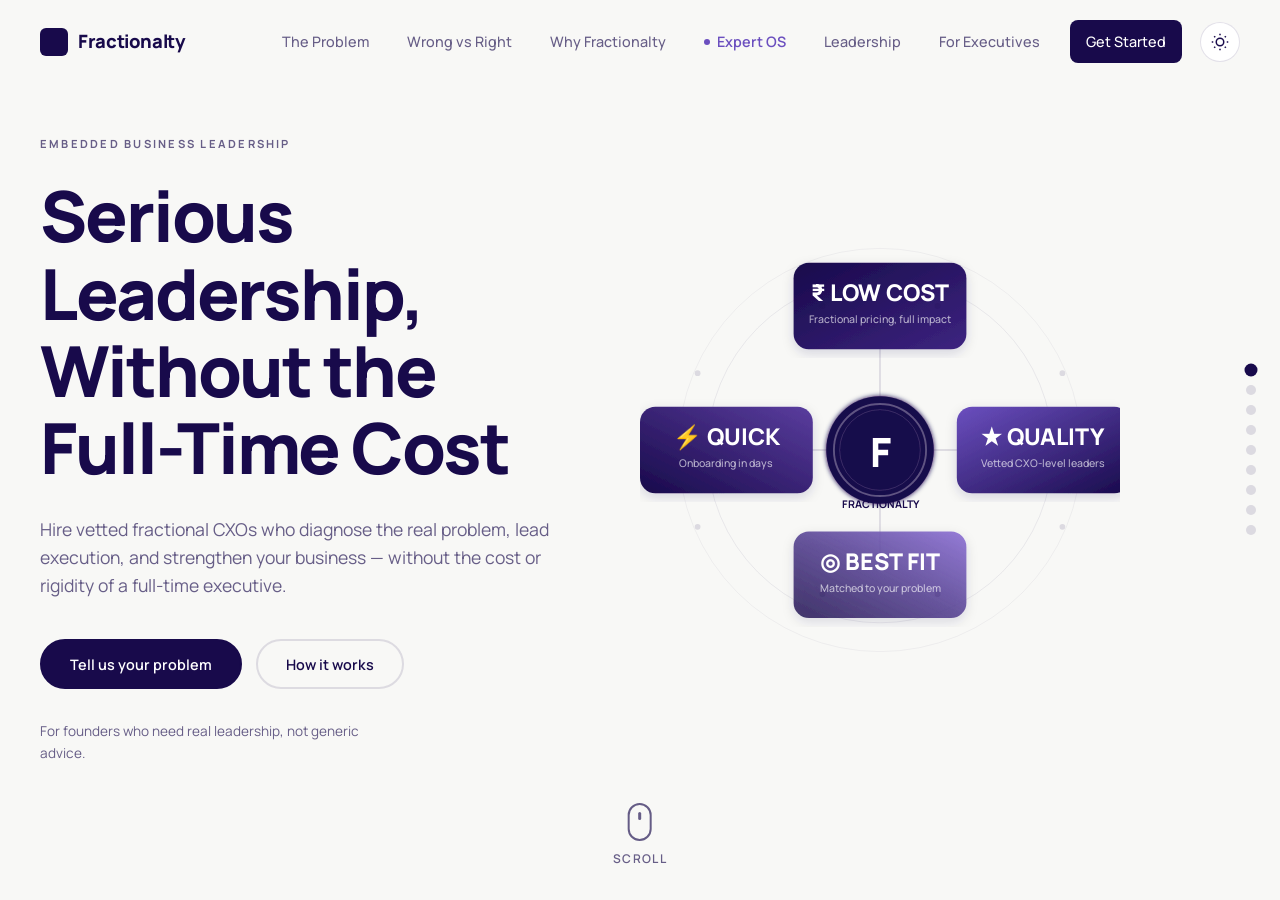
<file: index.html>
<!DOCTYPE html>
<html lang="en">
<head>
  <meta charset="UTF-8">
  <meta name="viewport" content="width=device-width, initial-scale=1.0">
  <title>Fractionalty | Embedded Business Leadership</title>
  <meta name="description" content="Fractionalty helps startups and SMBs solve leadership gaps with vetted embedded fractional CXOs.">
  <link rel="preconnect" href="https://fonts.googleapis.com">
  <link rel="preconnect" href="https://fonts.gstatic.com" crossorigin>
  <link href="https://fonts.googleapis.com/css2?family=Manrope:wght@400;500;600;700;800&display=swap" rel="stylesheet">
  <meta name="view-transition" content="same-origin" />
  <link rel="stylesheet" href="styles.css">
</head>
<body>
  <!-- Fixed topbar (outside scroll container) -->
  <header class="topbar" id="topbar">
    <a class="brand" href="#home" aria-label="Fractionalty home">
      <span class="brand-mark" aria-hidden="true"></span>
      <span class="brand-wordmark">Fractionalty</span>
    </a>
    <nav class="nav" id="site-nav">
      <a href="#problem">The Problem</a>
      <a href="#comparison">Wrong vs Right</a>
      <a href="#alternative">Why Fractionalty</a>
      <a class="nav-os-link" href="expert_os.html">Expert OS</a>
      <a href="#leadership">Leadership</a>
      <a href="#executives">For Executives</a>
      <a class="nav-cta" href="intake.html">Get Started</a>
      <button class="theme-toggle" type="button" aria-label="Toggle dark mode">
        <svg class="icon-sun" viewBox="0 0 24 24" fill="none" stroke="currentColor" stroke-width="2">
          <circle cx="12" cy="12" r="5"></circle>
          <line x1="12" y1="1" x2="12" y2="3"></line>
          <line x1="12" y1="21" x2="12" y2="23"></line>
          <line x1="4.22" y1="4.22" x2="5.64" y2="5.64"></line>
          <line x1="18.36" y1="18.36" x2="19.78" y2="19.78"></line>
          <line x1="1" y1="12" x2="3" y2="12"></line>
          <line x1="21" y1="12" x2="23" y2="12"></line>
          <line x1="4.22" y1="19.78" x2="5.64" y2="18.36"></line>
          <line x1="18.36" y1="5.64" x2="19.78" y2="4.22"></line>
        </svg>
        <svg class="icon-moon" viewBox="0 0 24 24" fill="none" stroke="currentColor" stroke-width="2">
          <path d="M21 12.79A9 9 0 1 1 11.21 3 7 7 0 0 0 21 12.79z"></path>
        </svg>
      </button>
    </nav>
    <button class="menu-toggle" type="button" aria-expanded="false" aria-controls="site-nav">Menu</button>
  </header>

  <!-- Section progress dots -->
  <nav class="section-dots" id="section-dots" aria-label="Section navigation">
    <button class="dot is-active" aria-label="Hero"></button>
    <button class="dot" aria-label="The Problem"></button>
    <button class="dot" aria-label="Wrong vs Right"></button>
    <button class="dot" aria-label="Why Fractionalty"></button>
    <button class="dot" aria-label="How It Works"></button>
    <button class="dot" aria-label="Leadership"></button>
    <button class="dot" aria-label="For Executives"></button>
    <button class="dot" aria-label="Trust"></button>
    <button class="dot" aria-label="Start Here"></button>
  </nav>

  <!-- Scroll container with snap sections -->
  <div class="site-scroll" id="site-scroll">

    <!-- ═══════════════════════════════════
         SECTION 1: Hero
    ═══════════════════════════════════ -->
    <section class="snap-section hero" id="home">
      <div class="site-shell">
        <div class="hero-inner">
          <div class="hero-copy">
            <p class="eyebrow reveal">Embedded business leadership</p>
            <h1 class="reveal">Serious Leadership, Without the Full-Time Cost</h1>
            <p class="hero-text reveal">
              Hire vetted fractional CXOs who diagnose the real problem, lead execution,
              and strengthen your business — without the cost or rigidity of a full-time executive.
            </p>
            <div class="hero-actions reveal">
              <a class="button button-primary" href="intake.html">Tell us your problem</a>
              <a class="button button-secondary" href="#process">How it works</a>
            </div>
            <p class="support-line reveal">For founders who need real leadership, not generic advice.</p>
          </div>
          <div class="hero-visual reveal">
            <svg viewBox="0 0 500 500" xmlns="http://www.w3.org/2000/svg" aria-label="Fractionalty value proposition: Low Cost, Quality Leadership, Best Fit" fetchpriority="high">
              <defs>
                <linearGradient id="grad1" x1="0%" y1="0%" x2="100%" y2="100%">
                  <stop offset="0%" style="stop-color:#180A4B;stop-opacity:1" />
                  <stop offset="100%" style="stop-color:#3d2480;stop-opacity:1" />
                </linearGradient>
                <linearGradient id="grad2" x1="0%" y1="0%" x2="100%" y2="100%">
                  <stop offset="0%" style="stop-color:#6b4fbf;stop-opacity:1" />
                  <stop offset="100%" style="stop-color:#180A4B;stop-opacity:1" />
                </linearGradient>
                <linearGradient id="grad3" x1="0%" y1="100%" x2="100%" y2="0%">
                  <stop offset="0%" style="stop-color:#180A4B;stop-opacity:0.8" />
                  <stop offset="100%" style="stop-color:#8b6fd4;stop-opacity:0.9" />
                </linearGradient>
                <linearGradient id="grad4" x1="100%" y1="0%" x2="0%" y2="100%">
                  <stop offset="0%" style="stop-color:#5a3d9e;stop-opacity:1" />
                  <stop offset="100%" style="stop-color:#180A4B;stop-opacity:1" />
                </linearGradient>
                <filter id="glow">
                  <feGaussianBlur stdDeviation="3" result="coloredBlur"/>
                  <feMerge><feMergeNode in="coloredBlur"/><feMergeNode in="SourceGraphic"/></feMerge>
                </filter>
                <filter id="shadow">
                  <feDropShadow dx="0" dy="4" stdDeviation="6" flood-color="#180A4B" flood-opacity="0.15"/>
                </filter>
              </defs>
              <circle cx="250" cy="250" r="180" fill="none" stroke="#180A4B" stroke-width="0.5" opacity="0.15" class="pulse-ring"/>
              <circle cx="250" cy="250" r="210" fill="none" stroke="#180A4B" stroke-width="0.5" opacity="0.1" class="pulse-ring" style="animation-delay: 0.5s"/>
              <!-- Connecting lines from center to each pill -->
              <line x1="250" y1="250" x2="250" y2="130" stroke="#180A4B" stroke-width="1.5" opacity="0.15" class="draw-line"/>
              <line x1="250" y1="250" x2="415" y2="250" stroke="#180A4B" stroke-width="1.5" opacity="0.15" class="draw-line-delay"/>
              <line x1="250" y1="250" x2="250" y2="370" stroke="#180A4B" stroke-width="1.5" opacity="0.15" class="draw-line"/>
              <line x1="250" y1="250" x2="85" y2="250" stroke="#180A4B" stroke-width="1.5" opacity="0.15" class="draw-line-delay"/>

              <!-- TOP: Low Cost -->
              <g class="float-1" filter="url(#shadow)">
                <rect x="160" y="55" width="180" height="90" rx="16" fill="url(#grad1)"/>
                <text x="250" y="95" font-family="Manrope, sans-serif" font-size="24" font-weight="800" fill="white" text-anchor="middle">₹ LOW COST</text>
                <text x="250" y="118" font-family="Manrope, sans-serif" font-size="11" font-weight="500" fill="white" text-anchor="middle" opacity="0.65">Fractional pricing, full impact</text>
              </g>
              <!-- RIGHT: Quality Leadership -->
              <g class="float-2" filter="url(#shadow)">
                <rect x="330" y="205" width="180" height="90" rx="16" fill="url(#grad2)"/>
                <text x="420" y="245" font-family="Manrope, sans-serif" font-size="24" font-weight="800" fill="white" text-anchor="middle">★ QUALITY</text>
                <text x="420" y="268" font-family="Manrope, sans-serif" font-size="11" font-weight="500" fill="white" text-anchor="middle" opacity="0.65">Vetted CXO-level leaders</text>
              </g>
              <!-- BOTTOM: Best Fit -->
              <g class="float-3" filter="url(#shadow)">
                <rect x="160" y="335" width="180" height="90" rx="16" fill="url(#grad3)"/>
                <text x="250" y="375" font-family="Manrope, sans-serif" font-size="24" font-weight="800" fill="white" text-anchor="middle">◎ BEST FIT</text>
                <text x="250" y="398" font-family="Manrope, sans-serif" font-size="11" font-weight="500" fill="white" text-anchor="middle" opacity="0.65">Matched to your problem</text>
              </g>
              <!-- LEFT: Quick Onboarding -->
              <g class="float-4" filter="url(#shadow)">
                <rect x="0" y="205" width="180" height="90" rx="16" fill="url(#grad4)"/>
                <text x="90" y="245" font-family="Manrope, sans-serif" font-size="24" font-weight="800" fill="white" text-anchor="middle">⚡ QUICK</text>
                <text x="90" y="268" font-family="Manrope, sans-serif" font-size="11" font-weight="500" fill="white" text-anchor="middle" opacity="0.65">Onboarding in days</text>
              </g>
              <g filter="url(#glow)">
                <circle cx="250" cy="250" r="56" fill="#180A4B"/>
                <circle cx="250" cy="250" r="48" fill="none" stroke="white" stroke-width="2" opacity="0.3"/>
                <circle cx="250" cy="250" r="42" fill="none" stroke="white" stroke-width="1" opacity="0.15"/>
                <text x="250" y="268" font-family="Manrope, sans-serif" font-size="42" font-weight="800" fill="white" text-anchor="middle">F</text>
              </g>
              <text x="250" y="310" font-family="Manrope, sans-serif" font-size="11" font-weight="700" fill="#180A4B" text-anchor="middle" letterSpacing="0.1em">FRACTIONALTY</text>
              <!-- Decorative dots at midpoints between pills -->
              <circle cx="310" cy="100" r="3" fill="#180A4B" opacity="0.12"/>
              <circle cx="440" cy="170" r="3" fill="#180A4B" opacity="0.12"/>
              <circle cx="440" cy="330" r="3" fill="#180A4B" opacity="0.12"/>
              <circle cx="310" cy="400" r="3" fill="#180A4B" opacity="0.12"/>
              <circle cx="190" cy="400" r="3" fill="#180A4B" opacity="0.12"/>
              <circle cx="60" cy="330" r="3" fill="#180A4B" opacity="0.12"/>
              <circle cx="60" cy="170" r="3" fill="#180A4B" opacity="0.12"/>
              <circle cx="190" cy="100" r="3" fill="#180A4B" opacity="0.12"/>
            </svg>
          </div>
        </div>
      </div>
      <div class="scroll-indicator">
        <div class="mouse"></div>
        <span>Scroll</span>
      </div>
    </section>

    <!-- ═══════════════════════════════════
         SECTION 2: The Problem
    ═══════════════════════════════════ -->
    <section class="snap-section section" id="problem">
      <div class="site-shell">
        <div class="section-heading reveal">
          <p class="eyebrow">The problem</p>
          <h2>Most Businesses Are Forced Into the Wrong Choice</h2>
          <p>When a business hits a leadership gap, the usual options all come with tradeoffs.</p>
        </div>
        <div class="problem-grid stagger">
          <article class="panel panel-muted">
            <p class="panel-label">Cheap talent</p>
            <h3>Looks affordable.</h3>
            <p>Rarely owns outcomes, rarely brings operating judgment, and often increases management load.</p>
          </article>
          <article class="panel panel-muted">
            <p class="panel-label">Consultants</p>
            <h3>Smart advice.</h3>
            <p>Useful perspective, but limited execution ownership when your business needs forward motion.</p>
          </article>
          <article class="panel panel-muted">
            <p class="panel-label">Full-time hire</p>
            <h3>Powerful, but risky.</h3>
            <p>Slow to hire, expensive to commit to, and rigid when the problem still needs scoping.</p>
          </article>
        </div>
        <p class="section-close reveal">
          Fractionalty exists for the space in between — when you need serious leadership, but not a full-time commitment.
        </p>
      </div>
    </section>

    <!-- ═══════════════════════════════════
         SECTION 3: Wrong Way vs Right Way
    ═══════════════════════════════════ -->
    <section class="snap-section section-wrong-right" id="comparison">
      <div class="site-shell">
        <div class="section-heading reveal">
          <p class="eyebrow">Two paths. One outcome.</p>
          <h2>When You Face a Leadership Gap</h2>
          <p>The difference between short-term fixes and lasting impact.</p>
        </div>
        <div class="wr-grid stagger">
          <!-- WRONG WAY -->
          <div class="wr-column wr-wrong">
            <div class="wr-column-header">
              <span class="wr-badge wr-badge-wrong">Wrong Way</span>
              <h3>Guess, Grind, and Settle</h3>
            </div>
            <div class="wr-steps">
              <div class="wr-step">
                <span class="wr-step-num">1</span>
                <div class="wr-step-copy">
                  <strong>You face a problem.</strong>
                  <span>Growth is stalling, the team is misaligned, or the numbers aren't adding up. You know something needs to change.</span>
                </div>
              </div>
              <div class="wr-step">
                <span class="wr-step-num">2</span>
                <div class="wr-step-copy">
                  <strong>You decide whom to hire.</strong>
                  <span>Without a clear framework, you guess at the role — CFO? CMO? "Someone senior" — and start searching.</span>
                </div>
              </div>
              <div class="wr-step">
                <span class="wr-step-num">3</span>
                <div class="wr-step-copy">
                  <strong>Everyone is out of budget.</strong>
                  <span>Full-time CXOs cost ₹40L–₹1Cr+. Consultants charge ₹5L+ with no execution ownership. The math doesn't work.</span>
                </div>
              </div>
              <div class="wr-step">
                <span class="wr-step-num">4</span>
                <div class="wr-step-copy">
                  <strong>You hire a freelancer.</strong>
                  <span>You settle for the cheapest option. They deliver short-term outputs, not outcomes. The problem resurfaces in 3 months.</span>
                </div>
              </div>
            </div>
            <div class="wr-outcome wr-outcome-wrong">
              <span class="wr-outcome-icon">✗</span>
              <p><strong>Short-term results. Long-term cost.</strong> The "fix" creates downstream problems — misaligned strategy, wasted spend, and a team that's seen it all before.</p>
            </div>
          </div>

          <!-- RIGHT WAY -->
          <div class="wr-column wr-right">
            <div class="wr-column-header">
              <span class="wr-badge wr-badge-right">Right Way</span>
              <h3>Share, Match, and Lead</h3>
            </div>
            <div class="wr-steps">
              <div class="wr-step">
                <span class="wr-step-num">1</span>
                <div class="wr-step-copy">
                  <strong>You share your problem with Fractionalty.</strong>
                  <span>No job title needed. Just describe what's breaking, what's urgent, and where leadership is missing.</span>
                </div>
              </div>
              <div class="wr-step">
                <span class="wr-step-num">2</span>
                <div class="wr-step-copy">
                  <strong>We arrange three interviews.</strong>
                  <span>We match you with vetted executives who've solved the same or similar problems — or have the expertise to diagnose and articulate a solution.</span>
                </div>
              </div>
              <div class="wr-step">
                <span class="wr-step-num">3</span>
                <div class="wr-step-copy">
                  <strong>You choose your fractional executive.</strong>
                  <span>After the interviews, you bring the right leader on board — with clear scope, defined expectations, and real ownership.</span>
                </div>
              </div>
              <div class="wr-step">
                <span class="wr-step-num">4</span>
                <div class="wr-step-copy">
                  <strong>They lead. Your business moves forward.</strong>
                  <span>An embedded leader who diagnoses the real problem, drives execution, and strengthens your team — without the full-time cost.</span>
                </div>
              </div>
            </div>
            <div class="wr-outcome wr-outcome-right">
              <span class="wr-outcome-icon">✓</span>
              <p><strong>Better outcome. Real leadership.</strong> The right person, matched to the right problem, operating with the authority and context to deliver lasting impact.</p>
            </div>
          </div>
        </div>
        <div class="wr-cta reveal">
          <a class="button button-primary" href="intake.html">Share your problem</a>
          <a class="button button-secondary" href="#process">See how matching works</a>
        </div>
      </div>
    </section>

    <!-- ═══════════════════════════════════
         SECTION 4: Why Fractionalty (was 3)
    ═══════════════════════════════════ -->
    <section class="snap-section section section-gradient" id="alternative">
      <div class="site-shell">
        <div class="section-heading split reveal">
          <div>
            <p class="eyebrow">The alternative</p>
            <h2>Not Freelancers. Not Consultants. Embedded Leaders.</h2>
          </div>
          <p>
            Fractionalty matches businesses with vetted fractional CXOs who step into the problem,
            bring strategic judgment, and help drive execution where it matters most.
          </p>
        </div>
        <div class="proof-grid stagger">
          <article class="panel panel-dark">
            <p class="panel-label">Problem-led matching</p>
            <h3>We start with the business problem, not a job title.</h3>
          </article>
          <article class="panel panel-accent">
            <p class="panel-label">Vetted leadership</p>
            <h3>Every match is built around credibility, context, and fit.</h3>
          </article>
          <article class="panel panel-light">
            <p class="panel-label">Embedded execution</p>
            <h3>The right leader doesn't just advise — they move the business forward.</h3>
          </article>
        </div>
      </div>
    </section>

    <!-- ═══════════════════════════════════
         SECTION 4: How It Works
    ═══════════════════════════════════ -->
    <section class="snap-section section" id="process">
      <div class="site-shell">
        <div class="section-heading reveal">
          <p class="eyebrow">How it works</p>
          <h2>From Problem to Embedded Leadership</h2>
          <p>The process is designed to feel intelligent, high-trust, and easy to move through.</p>
        </div>
        <div class="slideshow reveal" data-slideshow>
          <div class="slideshow-stage">
            <article class="slide-visual is-active" data-slide-panel="01">
              <p class="slide-kicker">01 · Intake</p>
              <h3>Tell us what's not working.</h3>
              <p>Describe your business challenge in plain language. No perfect brief required.</p>
              <div class="slide-mini-card">
                <span>Signals captured</span>
                <strong>Urgency, context, outcomes</strong>
              </div>
            </article>
            <article class="slide-visual" data-slide-panel="02">
              <p class="slide-kicker">02 · Scoping</p>
              <h3>We scope the leadership gap.</h3>
              <p>The problem gets translated into a clear mandate with the right ownership level.</p>
              <div class="slide-mini-card">
                <span>Mandate defined</span>
                <strong>CXO scope, cadence, fit</strong>
              </div>
            </article>
            <article class="slide-visual" data-slide-panel="03">
              <p class="slide-kicker">03 · Matching</p>
              <h3>We match the right CXO.</h3>
              <p>Fractionalty identifies a leader based on functional depth, context, and alignment.</p>
              <div class="slide-mini-card">
                <span>Selection criteria</span>
                <strong>Credibility, context, ownership</strong>
              </div>
            </article>
            <article class="slide-visual" data-slide-panel="04">
              <p class="slide-kicker">04 · Execution</p>
              <h3>Execution begins with clarity.</h3>
              <p>The engagement starts with explicit expectations and a leader who delivers.</p>
              <div class="slide-mini-card">
                <span>Operating mode</span>
                <strong>Embedded leadership, real progress</strong>
              </div>
            </article>
          </div>
          <div class="slideshow-rail">
            <button class="slide-step is-active" type="button" data-slide-target="01">
              <span class="step-number">01</span>
              <span class="slide-step-copy">
                <strong>Tell us what's not working</strong>
                <span>Share the challenge — even if you're not sure what role you need.</span>
              </span>
            </button>
            <button class="slide-step" type="button" data-slide-target="02">
              <span class="step-number">02</span>
              <span class="slide-step-copy">
                <strong>We scope the leadership gap</strong>
                <span>We translate the problem into the leadership mandate you need.</span>
              </span>
            </button>
            <button class="slide-step" type="button" data-slide-target="03">
              <span class="step-number">03</span>
              <span class="slide-step-copy">
                <strong>We match the right CXO</strong>
                <span>A vetted leader with the right depth and engagement fit.</span>
              </span>
            </button>
            <button class="slide-step" type="button" data-slide-target="04">
              <span class="step-number">04</span>
              <span class="slide-step-copy">
                <strong>Execution begins</strong>
                <span>Clear ownership, defined expectations, real progress.</span>
              </span>
            </button>
          </div>
        </div>
        <p class="process-note reveal">
          AI-assisted intake and matching, grounded in human judgment and business context.
        </p>
      </div>
    </section>

    <!-- ═══════════════════════════════════
         SECTION 5: Leadership Areas (was 4)
    ═══════════════════════════════════ -->
    <section class="snap-section section" id="leadership">
      <div class="site-shell">
        <div class="section-heading split reveal">
          <div>
            <p class="eyebrow">Leadership areas</p>
            <h2>Leadership You Can Access</h2>
          </div>
          <p>We begin with leadership needs that are common, urgent, and hard to hire full-time.</p>
        </div>
        <div class="leadership-grid stagger">
          <article class="leader-card">
            <span class="leader-type">CFO</span>
            <p>Fundraising readiness, financial discipline, forecasting, governance, investor confidence.</p>
          </article>
          <article class="leader-card">
            <span class="leader-type">CMO</span>
            <p>Growth strategy, go-to-market clarity, brand direction, demand creation.</p>
          </article>
          <article class="leader-card">
            <span class="leader-type">CHRO</span>
            <p>Org design, leadership hiring, people systems, culture building at scale.</p>
          </article>
          <article class="leader-card">
            <span class="leader-type">CTO</span>
            <p>Technology leadership, product alignment, systems thinking, execution leverage.</p>
          </article>
        </div>
        <p class="section-close reveal">
          Not sure which function fits? Start with the problem. We'll help scope the role.
        </p>
      </div>
    </section>

    <!-- ═══════════════════════════════════
         SECTION 6: For Executives CTA (PROMINENT)
    ═══════════════════════════════════ -->
    <section class="snap-section exec-cta-section" id="executives">
      <div class="site-shell">
        <div class="exec-cta-inner">
          <div class="exec-cta-copy">
            <p class="eyebrow reveal">For Executives</p>
            <h2 class="reveal">Your Expertise Deserves the Right Stage</h2>
            <p class="hero-text reveal">
              Join Fractionalty as a vetted fractional CXO. Work on serious business problems
              with founders who need real leadership — not just advice.
            </p>
            <div class="exec-cta-actions reveal">
              <a class="button button-light" href="executives.html">Join as an Executive</a>
              <a class="button button-outline-light" href="executives.html#how-it-works">Learn More</a>
            </div>
          </div>
          <div class="exec-cta-stats stagger">
            <div class="exec-stat-card">
              <div class="stat-icon">🎯</div>
              <h4>Problem-Led Matching</h4>
              <p>Matched to real business challenges, not generic mandates.</p>
            </div>
            <div class="exec-stat-card">
              <div class="stat-icon">🏗️</div>
              <h4>Back-Office Support</h4>
              <p>We handle contracts, scheduling, and engagement logistics.</p>
            </div>
            <div class="exec-stat-card">
              <div class="stat-icon">🤝</div>
              <h4>Quality Founders</h4>
              <p>Work with vetted startups and SMBs committed to execution.</p>
            </div>
            <div class="exec-stat-card">
              <div class="stat-icon">📈</div>
              <h4>Portfolio Growth</h4>
              <p>Build a portfolio of engagements across industries and stages.</p>
            </div>
          </div>
        </div>
      </div>
    </section>

    <!-- ═══════════════════════════════════
         SECTION 7: Trust
    ═══════════════════════════════════ -->
    <section class="snap-section section" id="trust">
      <div class="site-shell">
        <div class="section-heading reveal">
          <p class="eyebrow">Trust</p>
          <h2>Built for High-Stakes Decisions</h2>
        </div>
        <div class="trust-layout reveal">
          <div class="trust-stack">
            <article class="trust-card">
              <h3>Vetted talent</h3>
              <p>Credibility matters when the role influences business direction, investors, people, or execution.</p>
            </article>
            <article class="trust-card">
              <h3>Structured matching</h3>
              <p>We don't throw profiles at you. We work backward from the business problem.</p>
            </article>
            <article class="trust-card">
              <h3>Outcome orientation</h3>
              <p>The goal isn't access. The goal is progress on the problem that led you here.</p>
            </article>
          </div>
          <aside class="proof-aside">
            <p class="aside-label">Founder note</p>
            <h3>You Don't Need a Perfect Brief</h3>
            <p>Many founders know something is breaking before they know what leader they need. That's normal.</p>
            <ul class="micro-list">
              <li>Bring the business problem</li>
              <li>We help define the leadership need</li>
              <li>The process stays calm and structured</li>
            </ul>
          </aside>
        </div>
      </div>
    </section>

    <!-- ═══════════════════════════════════
         SECTION 8: Final CTA + Footer
    ═══════════════════════════════════ -->
    <section class="snap-section section" id="cta">
      <div class="site-shell">
        <div class="cta-panel reveal">
          <p class="eyebrow">Start here</p>
          <h2>Know the problem but not the role? That's exactly where we help.</h2>
          <div class="hero-actions">
            <a class="button button-primary" href="intake.html">Tell us your problem</a>
            <a class="button button-secondary" href="#process">See how it works</a>
          </div>
        </div>

        <footer class="footer">
          <div>
            <p class="brand-wordmark" style="font-weight: 800;">Fractionalty</p>
            <p class="footer-copy">Embedded leadership for outcomes and ownership.</p>
          </div>
          <div class="footer-links">
            <a href="#process">How It Works</a>
            <a href="#leadership">Leadership</a>
            <a href="executives.html">For Executives</a>
            <a href="intake.html">Get Started</a>
          </div>
        </footer>
      </div>
    </section>

  </div><!-- end .site-scroll -->

  <script src="script.js"></script>
</body>
</html>
</file>
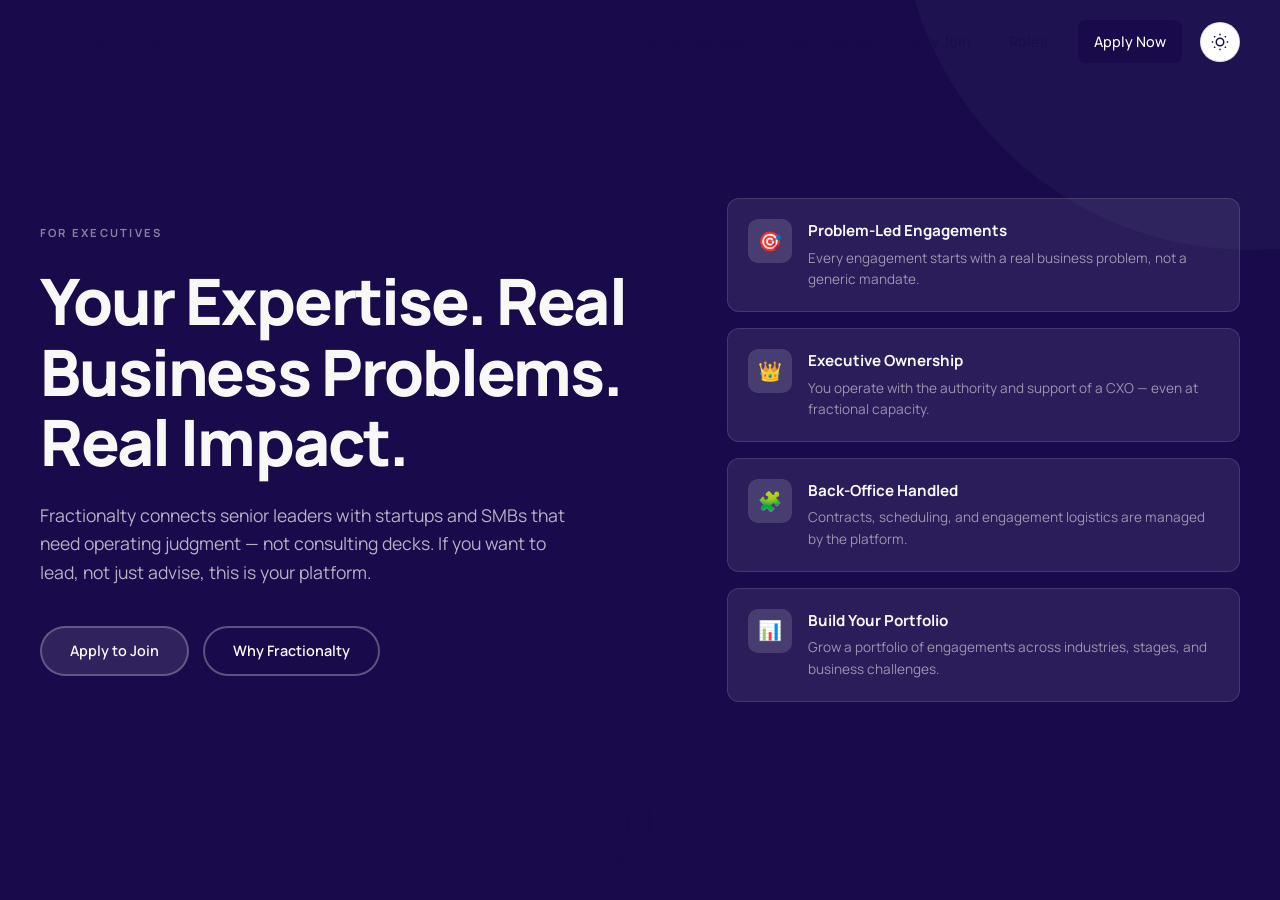
<file: executives.html>
<!DOCTYPE html>
<html lang="en">
<head>
  <meta charset="UTF-8">
  <meta name="viewport" content="width=device-width, initial-scale=1.0">
  <title>For Executives | Fractionalty</title>
  <meta name="description" content="Join Fractionalty as a fractional CXO. Work on serious business problems, build your portfolio, and operate with real ownership.">
  <link rel="preconnect" href="https://fonts.googleapis.com">
  <link rel="preconnect" href="https://fonts.gstatic.com" crossorigin>
  <link href="https://fonts.googleapis.com/css2?family=Manrope:wght@400;500;600;700;800&display=swap" rel="stylesheet">
  <link rel="stylesheet" href="styles.css">
</head>
<body>
  <!-- ═══════════════════════════════════
       TOPBAR
  ═══════════════════════════════════ -->
  <header class="topbar" id="topbar">
    <a class="brand" href="index.html" aria-label="Fractionalty home">
      <span class="brand-mark" aria-hidden="true"></span>
      <span class="brand-wordmark">Fractionalty</span>
    </a>
    <nav class="nav" id="site-nav">
      <a href="index.html#home">For Companies</a>
      <a href="index.html#process">How It Works</a>
      <a href="#why-join">Why Join</a>
      <a href="#roles">Roles</a>
      <a class="nav-cta" href="#apply">Apply Now</a>
      <button class="theme-toggle" type="button" aria-label="Toggle dark mode">
        <svg class="icon-sun" viewBox="0 0 24 24" fill="none" stroke="currentColor" stroke-width="2">
          <circle cx="12" cy="12" r="5"></circle>
          <line x1="12" y1="1" x2="12" y2="3"></line>
          <line x1="12" y1="21" x2="12" y2="23"></line>
          <line x1="4.22" y1="4.22" x2="5.64" y2="5.64"></line>
          <line x1="18.36" y1="18.36" x2="19.78" y2="19.78"></line>
          <line x1="1" y1="12" x2="3" y2="12"></line>
          <line x1="21" y1="12" x2="23" y2="12"></line>
          <line x1="4.22" y1="19.78" x2="5.64" y2="18.36"></line>
          <line x1="18.36" y1="5.64" x2="19.78" y2="4.22"></line>
        </svg>
        <svg class="icon-moon" viewBox="0 0 24 24" fill="none" stroke="currentColor" stroke-width="2">
          <path d="M21 12.79A9 9 0 1 1 11.21 3 7 7 0 0 0 21 12.79z"></path>
        </svg>
      </button>
    </nav>
    <button class="menu-toggle" type="button" aria-expanded="false" aria-controls="site-nav">Menu</button>
  </header>

  <!-- ═══════════════════════════════════
       SCROLL CONTAINER
  ═══════════════════════════════════ -->
  <div class="site-scroll" id="site-scroll">

    <!-- ═══ SECTION 1: Hero ═══ -->
    <section class="snap-section exec-page-hero" id="hero">
      <div class="site-shell">
        <div class="exec-hero-inner">
          <div class="exec-hero-copy">
            <p class="eyebrow reveal">For Executives</p>
            <h1 class="reveal">Your Expertise. Real Business Problems. Real Impact.</h1>
            <p class="hero-text reveal">
              Fractionalty connects senior leaders with startups and SMBs that need
              operating judgment — not consulting decks. If you want to lead, not just advise,
              this is your platform.
            </p>
            <div class="exec-cta-actions reveal">
              <a class="button button-light" href="#apply">Apply to Join</a>
              <a class="button button-outline-light" href="#why-join">Why Fractionalty</a>
            </div>
          </div>
          <div class="exec-hero-visual reveal">
            <div class="exec-value-cards">
              <div class="exec-value-card">
                <div class="card-icon">🎯</div>
                <div>
                  <h4>Problem-Led Engagements</h4>
                  <p>Every engagement starts with a real business problem, not a generic mandate.</p>
                </div>
              </div>
              <div class="exec-value-card">
                <div class="card-icon">👑</div>
                <div>
                  <h4>Executive Ownership</h4>
                  <p>You operate with the authority and support of a CXO — even at fractional capacity.</p>
                </div>
              </div>
              <div class="exec-value-card">
                <div class="card-icon">🧩</div>
                <div>
                  <h4>Back-Office Handled</h4>
                  <p>Contracts, scheduling, and engagement logistics are managed by the platform.</p>
                </div>
              </div>
              <div class="exec-value-card">
                <div class="card-icon">📊</div>
                <div>
                  <h4>Build Your Portfolio</h4>
                  <p>Grow a portfolio of engagements across industries, stages, and business challenges.</p>
                </div>
              </div>
            </div>
          </div>
        </div>
      </div>
      <div class="scroll-indicator">
        <div class="mouse"></div>
        <span>Scroll</span>
      </div>
    </section>

    <!-- ═══ SECTION 2: Why Join ═══ -->
    <section class="snap-section exec-why-section" id="why-join">
      <div class="site-shell">
        <div class="section-heading reveal">
          <p class="eyebrow">Why executives join</p>
          <h2>Built for Senior Leaders Who More Than Advice</h2>
          <p>Fractionalty is designed for executives who want to lead, not just consult.</p>
        </div>
        <div class="exec-why-grid stagger">
          <div class="exec-why-card">
            <p class="why-num">01</p>
            <h3>Serious Business Problems</h3>
            <p>Engage with founders who are working on real constraints — fundraising, scaling, org design, growth bottlenecks, or technology leadership.</p>
          </div>
          <div class="exec-why-card">
            <p class="why-num">02</p>
            <h3>Structured Matching</h3>
            <p>We don't throw opportunities at you. Every engagement is scoped around your expertise, preferred operating style, and bandwidth.</p>
          </div>
          <div class="exec-why-card">
            <p class="why-num">03</p>
            <h3>Platform Back-Office</h3>
            <p>We handle engagement contracts, scheduling, and coordination so you can focus on the work that matters.</p>
          </div>
          <div class="exec-why-card">
            <p class="why-num">04</p>
            <h3>Founder Quality</h3>
            <p>We work with founders who are committed to execution, not just exploration. The problems are real, and the expectations are clear.</p>
          </div>
          <div class="exec-why-card">
            <p class="why-num">05</p>
            <h3>Portfolio Flexibility</h3>
            <p>Build a portfolio of engagements across industries and stages. Choose the scope, cadence, and commitment level that fits your life.</p>
          </div>
          <div class="exec-why-card">
            <p class="why-num">06</p>
            <h3>Credibility, Not Commodity</h3>
            <p>Fractionalty is not a race-to-the-bottom marketplace. We position you as a leader, not a line item.</p>
          </div>
        </div>
      </div>
    </section>

    <!-- ═══ SECTION 3: Roles ═══ -->
    <section class="snap-section exec-roles-section" id="roles">
      <div class="site-shell">
        <div class="section-heading reveal">
          <p class="eyebrow">Leadership roles</p>
          <h2>Where We Need Embedded Leaders</h2>
          <p>These are the starting categories for the business problems we solve most often.</p>
        </div>
        <div class="exec-roles-grid stagger">
          <div class="exec-role-card">
            <span class="role-badge">CFO</span>
            <h3>Fractional CFO</h3>
            <p>Lead financial strategy, fundraising readiness, and governance for growing businesses.</p>
            <ul>
              <li>Fundraising support and investor readiness</li>
              <li>Financial planning, forecasting, and reporting</li>
              <li>Board governance and compliance</li>
              <li>Cash flow management and unit economics</li>
            </ul>
          </div>
          <div class="exec-role-card">
            <span class="role-badge">CMO</span>
            <h3>Fractional CMO</h3>
            <p>Drive growth strategy, go-to-market clarity, and demand creation.</p>
            <ul>
              <li>Growth strategy and channel prioritization</li>
              <li>Brand positioning and messaging</li>
              <li>Demand generation and pipeline building</li>
              <li>Marketing team buildout and leadership</li>
            </ul>
          </div>
          <div class="exec-role-card">
            <span class="role-badge">CHRO</span>
            <h3>Fractional CHRO</h3>
            <p>Design org structures, build people systems, and lead culture at scale.</p>
            <ul>
              <li>Org design and role clarity</li>
              <li>Leadership hiring and onboarding</li>
              <li>People systems, reviews, and culture</li>
              <li>Compensation frameworks and retention</li>
            </ul>
          </div>
          <div class="exec-role-card">
            <span class="role-badge">CTO</span>
            <h3>Fractional CTO</h3>
            <p>Provide technology leadership, product alignment, and systems thinking.</p>
            <ul>
              <li>Technology strategy and architecture decisions</li>
              <li>Product-engineering alignment</li>
              <li>Team leadership and vendor management</li>
              <li>Execution leverage and technical debt reduction</li>
            </ul>
          </div>
        </div>
        <p class="section-close reveal">
          Don't see your exact function? If you operate at a senior leadership level, we'd like to hear from you.
        </p>
      </div>
    </section>

    <!-- ═══ SECTION 4: How It Works for Executives ═══ -->
    <section class="snap-section section" id="how-it-works">
      <div class="site-shell">
        <div class="section-heading reveal">
          <p class="eyebrow">How it works for you</p>
          <h2>From Application to Engagement</h2>
          <p>A structured process designed to respect your time and expertise.</p>
        </div>
        <div class="slideshow reveal" data-slideshow>
          <div class="slideshow-stage">
            <article class="slide-visual is-active" data-slide-panel="e01">
              <p class="slide-kicker">01 · Apply</p>
              <h3>Tell us about your leadership background.</h3>
              <p>Share your operating experience, functional depth, and the kinds of problems you're best at solving.</p>
              <div class="slide-mini-card">
                <span>What we assess</span>
                <strong>Depth, context, operating style</strong>
              </div>
            </article>
            <article class="slide-visual" data-slide-panel="e02">
              <p class="slide-kicker">02 · Vetting</p>
              <h3>We verify credibility and fit.</h3>
              <p>Every executive goes through a structured vetting process — not a resume dump, but a real conversation.</p>
              <div class="slide-mini-card">
                <span>Vetting focus</span>
                <strong>Credibility, judgment, engagement readiness</strong>
              </div>
            </article>
            <article class="slide-visual" data-slide-panel="e03">
              <p class="slide-kicker">03 · Matching</p>
              <h3>We match you to the right problem.</h3>
              <p>When a business problem aligns with your expertise, we introduce the engagement with full context.</p>
              <div class="slide-mini-card">
                <span>Matching criteria</span>
                <strong>Problem fit, scope, cadence</strong>
              </div>
            </article>
            <article class="slide-visual" data-slide-panel="e04">
              <p class="slide-kicker">04 · Engage</p>
              <h3>You lead. We handle the rest.</h3>
              <p>Contracts, scheduling, and coordination are managed by Fractionalty. You focus on the work.</p>
              <div class="slide-mini-card">
                <span>Platform support</span>
                <strong>Contracts, logistics, engagement clarity</strong>
              </div>
            </article>
          </div>
          <div class="slideshow-rail">
            <button class="slide-step is-active" type="button" data-slide-target="e01">
              <span class="step-number">01</span>
              <span class="slide-step-copy">
                <strong>Apply with your background</strong>
                <span>Share your operating experience and leadership depth.</span>
              </span>
            </button>
            <button class="slide-step" type="button" data-slide-target="e02">
              <span class="step-number">02</span>
              <span class="slide-step-copy">
                <strong>We vet for credibility</strong>
                <span>A structured conversation, not a resume dump.</span>
              </span>
            </button>
            <button class="slide-step" type="button" data-slide-target="e03">
              <span class="step-number">03</span>
              <span class="slide-step-copy">
                <strong>Matched to the right problem</strong>
                <span>Engagements aligned with your expertise and bandwidth.</span>
              </span>
            </button>
            <button class="slide-step" type="button" data-slide-target="e04">
              <span class="step-number">04</span>
              <span class="slide-step-copy">
                <strong>You lead, we support</strong>
                <span>Platform handles contracts, scheduling, and logistics.</span>
              </span>
            </button>
          </div>
        </div>
      </div>
    </section>

    <!-- ═══ SECTION 5: Apply CTA ═══ -->
    <section class="snap-section exec-apply-section" id="apply">
      <div class="site-shell">
        <div class="exec-apply-inner">
          <p class="eyebrow reveal">Ready to lead?</p>
          <h2 class="reveal">Apply to Join Fractionalty</h2>
          <p class="hero-text reveal">
            If you're a senior leader who wants to work on real business problems with real ownership,
            we'd like to hear from you. The application takes less than 5 minutes.
          </p>
          <div class="exec-apply-actions reveal">
            <a class="button button-light" href="expert_registration.html">Apply as an Executive</a>
            <a class="button button-outline-light" href="index.html">Back to Home</a>
          </div>
        </div>
      </div>
    </section>

    <!-- ═══ SECTION 6: Footer ═══ -->
    <section class="snap-section section" id="exec-footer">
      <div class="site-shell">
        <footer class="footer">
          <div>
            <p class="brand-wordmark" style="font-weight: 800;">Fractionalty</p>
            <p class="footer-copy">Embedded leadership for outcomes and ownership.</p>
          </div>
          <div class="footer-links">
            <a href="index.html#process">How It Works</a>
            <a href="index.html#leadership">Leadership</a>
            <a href="intake.html">For Companies</a>
            <a href="index.html">Home</a>
          </div>
        </footer>
      </div>
    </section>

  </div><!-- end .site-scroll -->

  <script src="script.js"></script>
</body>
</html>
</file>
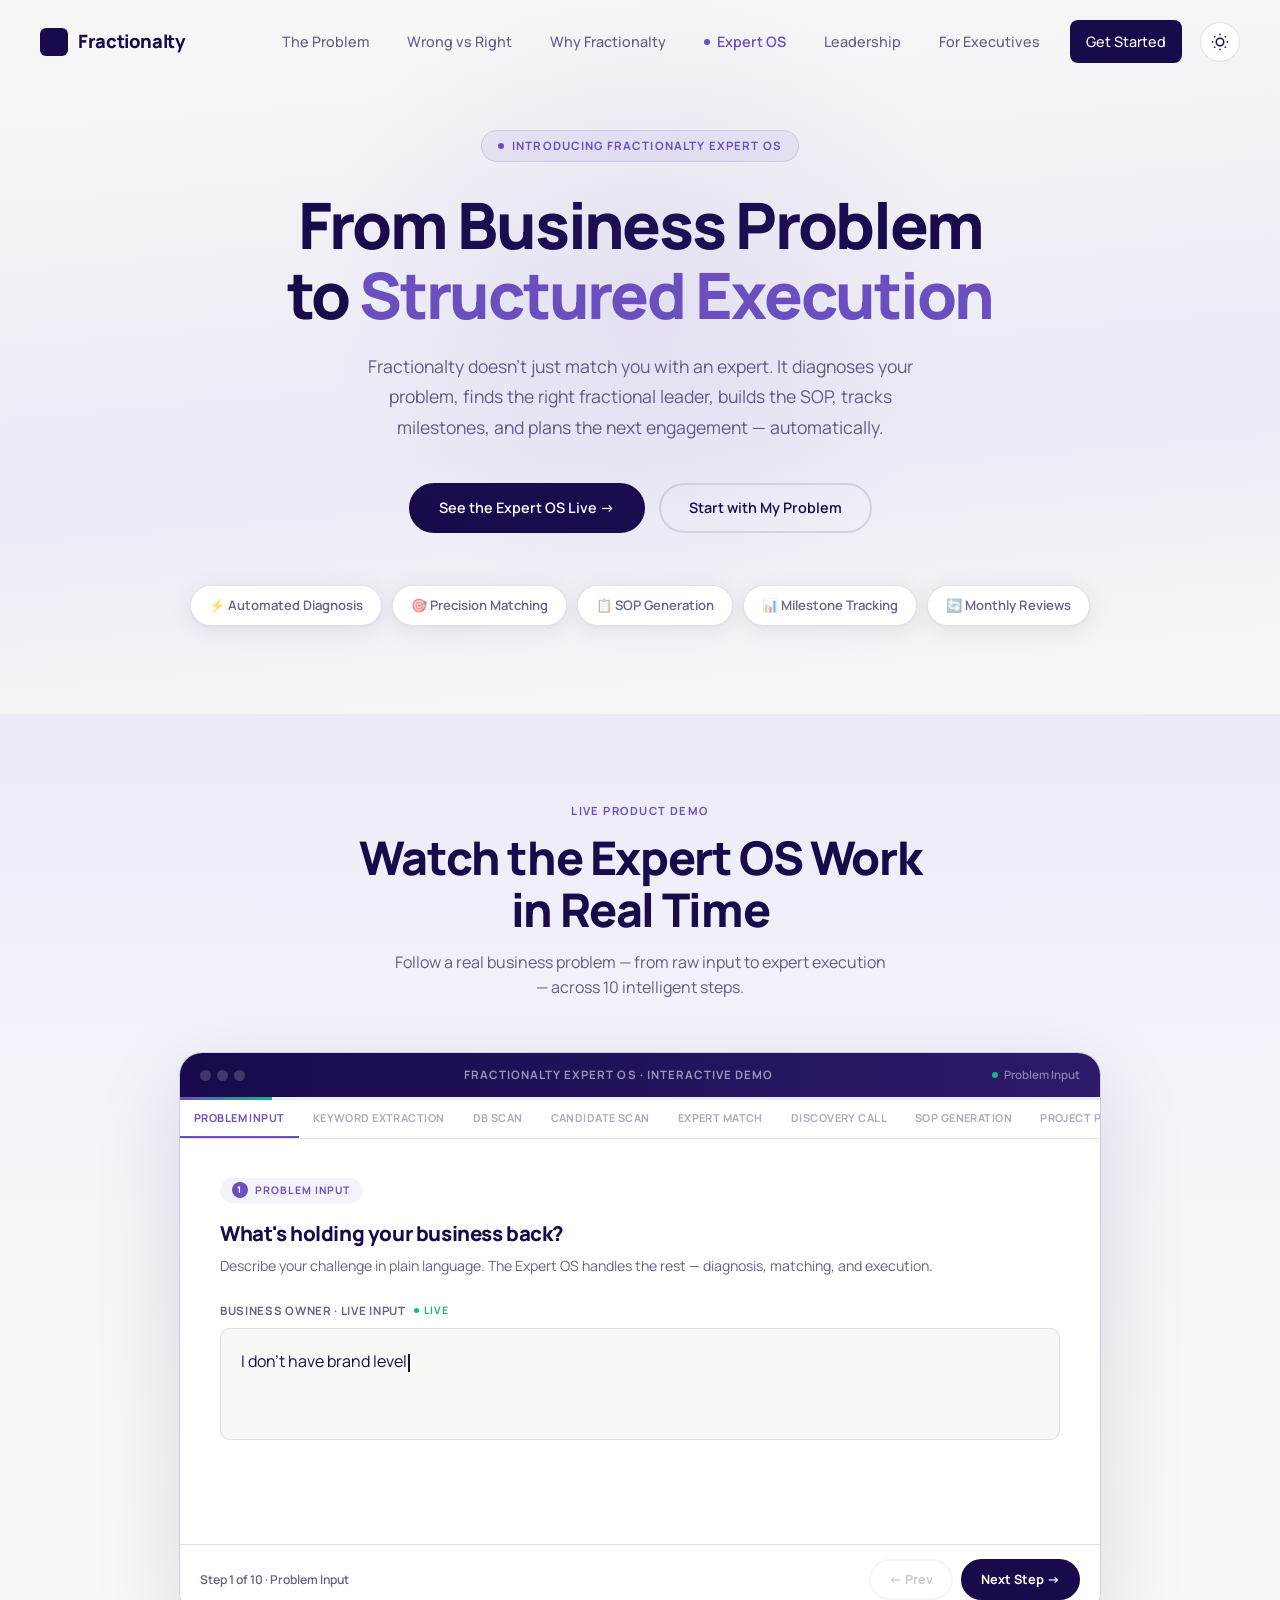
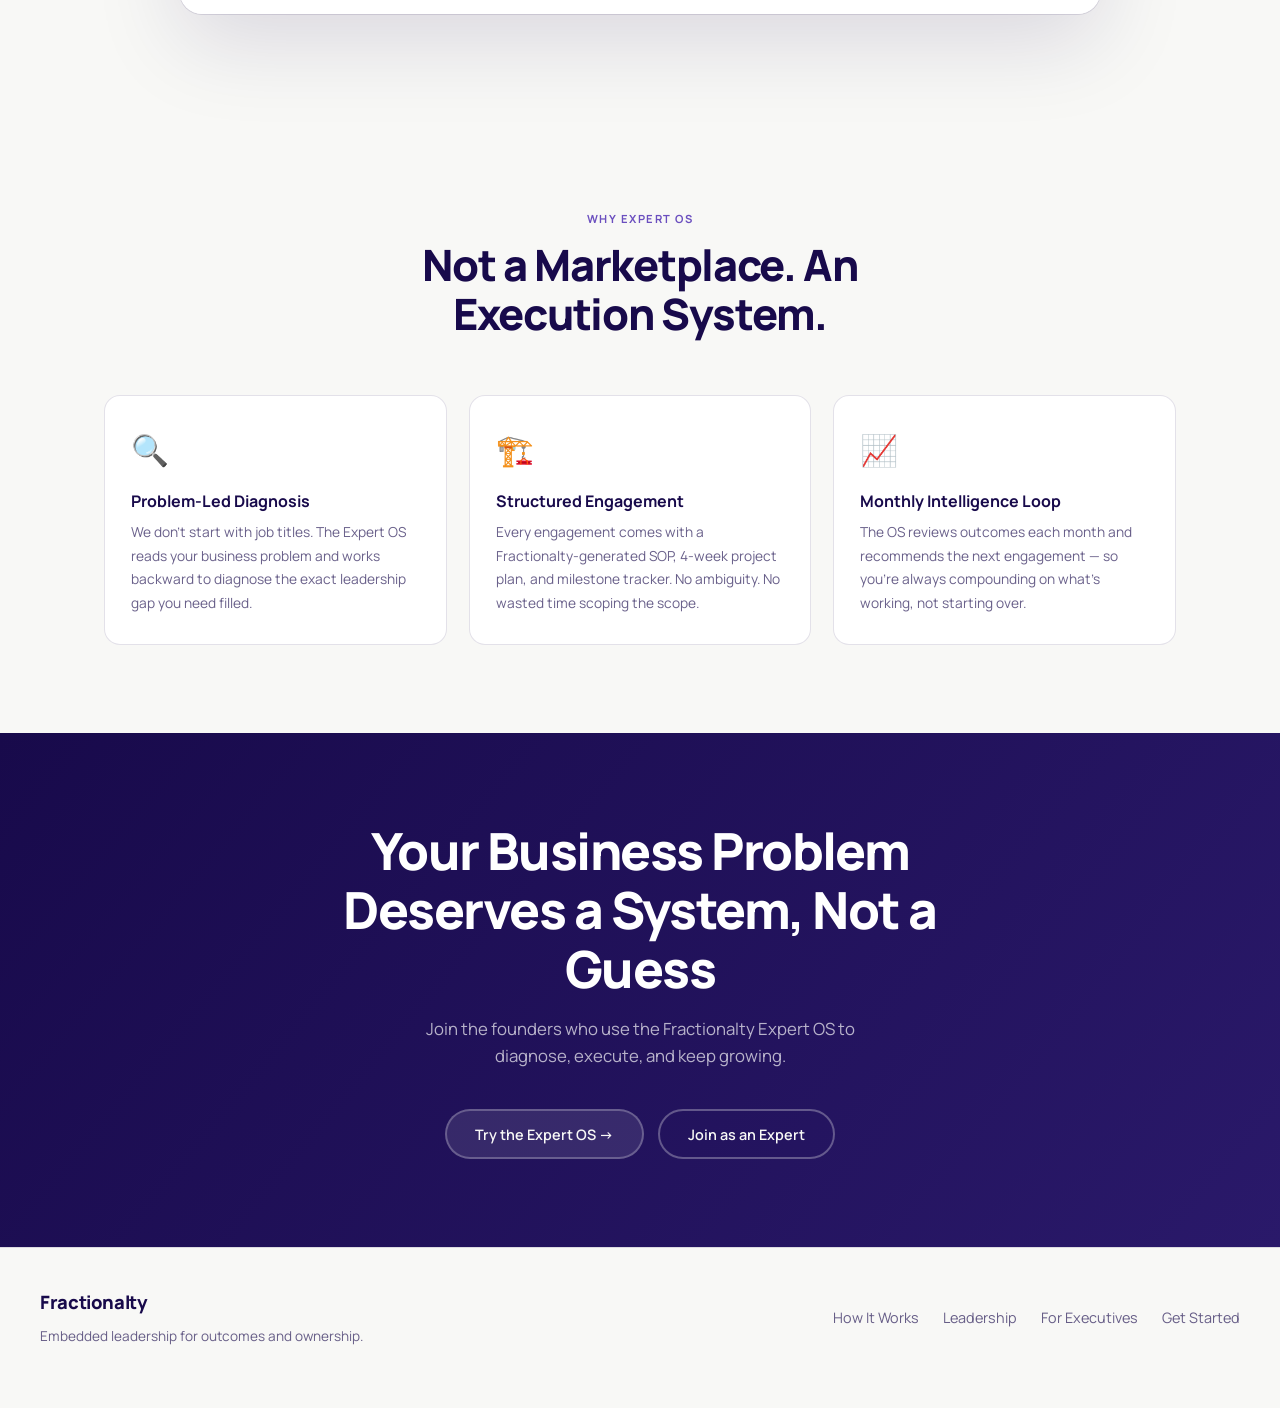
<file: expert_os.html>
<!DOCTYPE html>
<html lang="en">
<head>
  <meta charset="UTF-8">
  <meta name="viewport" content="width=device-width, initial-scale=1.0">
  <title>Fractionalty Expert OS | From Problem to Execution</title>
  <meta name="description" content="Watch Fractionalty Expert OS diagnose your business problem, match the right fractional leader, generate an SOP, track milestones, and plan your next engagement.">
  <link rel="preconnect" href="https://fonts.googleapis.com">
  <link rel="preconnect" href="https://fonts.gstatic.com" crossorigin>
  <link href="https://fonts.googleapis.com/css2?family=Manrope:wght@400;500;600;700;800&display=swap" rel="stylesheet">
  <link rel="stylesheet" href="styles.css">
  <style>
    /* ── OS-specific variables (additive to styles.css) ── */
    :root {
      --brand: #180A4B;
      --text-xsoft: rgba(24,10,75,0.35);
      --border: var(--line);
      --border-strong: rgba(24,10,75,0.18);
      --success: #10B981;
      --success-bg: rgba(16,185,129,0.07);
      --success-border: rgba(16,185,129,0.20);
      --warning: #F59E0B;
      --warning-bg: rgba(245,158,11,0.07);
      --danger: #EF4444;
      --purple: #6B4FBF;
      --purple-bg: rgba(107,79,191,0.07);
      --purple-border: rgba(107,79,191,0.18);
      --radius: 16px;
      --radius-sm: 10px;
    }

    [data-theme="dark"] {
      --text-xsoft: rgba(248,248,246,0.35);
      --border-strong: rgba(248,248,246,0.18);
      --success-bg: rgba(16,185,129,0.12);
      --success-border: rgba(16,185,129,0.28);
      --warning-bg: rgba(245,158,11,0.12);
      --purple-bg: rgba(107,79,191,0.15);
      --purple-border: rgba(107,79,191,0.30);
    }

    /* ── Hero ── */
    .hero-os {
      padding: 130px 24px 88px;
      text-align: center;
      background: linear-gradient(175deg, var(--bg) 0%, #eceaf6 60%, var(--bg) 100%);
      position: relative; overflow: hidden;
    }
    [data-theme="dark"] .hero-os {
      background: linear-gradient(175deg, var(--bg) 0%, #1a1035 60%, var(--bg) 100%);
    }
    .hero-os::before {
      content: '';
      position: absolute; top: -60px; left: 50%; transform: translateX(-50%);
      width: 700px; height: 700px;
      background: radial-gradient(circle, rgba(107,79,191,0.09) 0%, transparent 65%);
      pointer-events: none;
    }

    .os-badge {
      display: inline-flex; align-items: center; gap: 8px;
      background: var(--purple-bg); color: var(--purple);
      border: 1px solid var(--purple-border);
      padding: 6px 16px; border-radius: 99px;
      font-size: 0.72rem; font-weight: 700; letter-spacing: 0.10em; text-transform: uppercase;
      margin-bottom: 28px;
    }
    .os-badge-dot { width: 6px; height: 6px; border-radius: 50%; background: var(--purple); animation: osPulse 1.8s ease infinite; }
    @keyframes osPulse { 0%,100% { opacity:1; transform:scale(1); } 50% { opacity:0.35; transform:scale(0.8); } }

    .hero-os h1 {
      font-size: clamp(2.4rem, 5.5vw, 4rem);
      font-weight: 800; letter-spacing: -0.035em; line-height: 1.08;
      color: var(--text); max-width: 820px; margin: 0 auto 22px;
    }
    .hero-os h1 em { font-style: normal; color: var(--purple); }
    .hero-sub {
      font-size: 1.1rem; color: var(--text-soft); line-height: 1.75;
      max-width: 580px; margin: 0 auto 40px;
    }
    .hero-actions { display: flex; gap: 14px; justify-content: center; flex-wrap: wrap; }

    .hero-os-tags {
      display: flex; gap: 10px; justify-content: center; flex-wrap: wrap; margin-top: 52px;
    }
    .hero-tag {
      display: flex; align-items: center; gap: 8px;
      background: var(--surface); border: 1px solid var(--border);
      padding: 9px 18px; border-radius: 99px;
      font-size: 0.82rem; font-weight: 600; color: var(--text-soft);
      box-shadow: var(--shadow);
    }

    /* ── Demo Section ── */
    .demo-section {
      padding: 88px 24px 108px;
      background: linear-gradient(180deg, #eceaf6 0%, #f3f2fa 30%, var(--bg) 80%);
    }
    [data-theme="dark"] .demo-section {
      background: linear-gradient(180deg, #1a1035 0%, #130a28 30%, var(--bg) 80%);
    }
    .demo-header { text-align: center; margin-bottom: 52px; }
    .demo-header .eyebrow {
      font-size: 0.70rem; font-weight: 700; letter-spacing: 0.13em; text-transform: uppercase;
      color: var(--purple); margin-bottom: 12px;
    }
    .demo-header h2 {
      font-size: clamp(1.9rem, 4vw, 2.9rem); font-weight: 800; letter-spacing: -0.03em;
      line-height: 1.12; max-width: 600px; margin: 0 auto 14px;
    }
    .demo-header p { font-size: 1rem; color: var(--text-soft); max-width: 500px; margin: 0 auto; }

    /* ── OS Window ── */
    .os-window {
      max-width: 920px; margin: 0 auto;
      background: var(--surface);
      border-radius: 22px;
      box-shadow: 0 28px 88px rgba(24,10,75,0.13), 0 0 0 1px var(--border);
      overflow: hidden;
    }

    /* Chrome Bar */
    .os-chrome {
      background: linear-gradient(90deg, #180A4B 0%, #2d1a6b 100%);
      padding: 13px 20px;
      display: flex; align-items: center; gap: 14px;
    }
    .chrome-dots { display: flex; gap: 6px; }
    .chrome-dots span { width: 11px; height: 11px; border-radius: 50%; background: rgba(255,255,255,0.18); }
    .chrome-title {
      flex: 1; text-align: center;
      font-size: 0.72rem; font-weight: 700; color: rgba(255,255,255,0.55);
      letter-spacing: 0.09em; text-transform: uppercase;
    }
    .chrome-status {
      display: flex; align-items: center; gap: 6px;
      font-size: 0.72rem; color: rgba(255,255,255,0.45); font-weight: 600;
    }
    .chrome-status-dot { width: 6px; height: 6px; border-radius: 50%; background: var(--success); animation: osPulse 1.8s ease infinite; }

    /* Progress */
    .os-progress-track { height: 3px; background: rgba(24,10,75,0.08); }
    .os-progress-fill {
      height: 100%;
      background: linear-gradient(90deg, var(--purple) 0%, var(--success) 100%);
      transition: width 0.7s cubic-bezier(.4,0,.2,1); width: 0%;
    }

    /* Step Tabs */
    .os-tabs {
      display: flex; overflow-x: auto; scrollbar-width: none;
      border-bottom: 1px solid var(--border); background: var(--surface);
    }
    .os-tabs::-webkit-scrollbar { display: none; }
    .os-tab {
      flex: 0 0 auto; padding: 9px 14px;
      font-size: 0.68rem; font-weight: 700; letter-spacing: 0.04em; text-transform: uppercase;
      color: var(--text-xsoft); border-bottom: 2px solid transparent;
      cursor: pointer; transition: all 0.2s; white-space: nowrap; user-select: none;
    }
    .os-tab:hover { color: var(--text-soft); }
    .os-tab.is-active { color: var(--purple); border-bottom-color: var(--purple); }
    .os-tab.is-done { color: var(--success); }
    .os-tab.is-done::before { content: '✓ '; }

    /* Panels */
    .os-panels { position: relative; }
    .os-panel { display: none; padding: 36px 40px; animation: panelIn 0.38s ease both; }
    .os-panel.is-active { display: block; }
    @keyframes panelIn {
      from { opacity: 0; transform: translateY(12px); }
      to { opacity: 1; transform: translateY(0); }
    }

    /* Shared panel elements */
    .panel-step-tag {
      display: inline-flex; align-items: center; gap: 7px;
      font-size: 0.65rem; font-weight: 700; letter-spacing: 0.10em; text-transform: uppercase;
      color: var(--purple); background: var(--purple-bg);
      border-radius: 99px; padding: 4px 12px; margin-bottom: 14px;
    }
    .panel-step-num {
      width: 16px; height: 16px; border-radius: 50%;
      background: var(--purple); color: white; font-size: 0.58rem; font-weight: 800;
      display: inline-flex; align-items: center; justify-content: center; flex-shrink: 0;
    }
    .panel-title { font-size: 1.28rem; font-weight: 800; letter-spacing: -0.02em; margin-bottom: 5px; }
    .panel-sub { font-size: 0.88rem; color: var(--text-soft); margin-bottom: 24px; line-height: 1.65; }

    /* ── PANEL 0: Problem Input ── */
    .input-field-label {
      font-size: 0.72rem; font-weight: 700; letter-spacing: 0.06em; text-transform: uppercase;
      color: var(--text-soft); margin-bottom: 8px; display: flex; align-items: center; gap: 8px;
    }
    .live-indicator {
      display: flex; align-items: center; gap: 5px;
      font-size: 0.65rem; color: var(--success); font-weight: 700;
    }
    .live-dot { width: 5px; height: 5px; border-radius: 50%; background: var(--success); animation: osPulse 1.5s ease infinite; }
    .problem-textarea {
      width: 100%; background: var(--bg); border: 1.5px solid var(--border);
      border-radius: var(--radius-sm); padding: 18px 20px;
      font-family: 'Manrope', sans-serif; font-size: 1rem; line-height: 1.75; color: var(--text);
      min-height: 112px; resize: none; outline: none; transition: border-color 0.2s;
    }
    .problem-textarea:focus { border-color: var(--purple); box-shadow: 0 0 0 3px var(--purple-bg); }
    .cursor-blink {
      display: inline-block; width: 2px; height: 1.1em;
      background: var(--accent); margin-left: 1px; vertical-align: text-bottom;
      animation: blink 0.9s step-start infinite;
    }
    @keyframes blink { 0%,100% { opacity:1; } 50% { opacity:0; } }
    .diagnose-btn {
      margin-top: 18px; background: var(--accent); color: white;
      padding: 13px 30px; border-radius: 99px; border: none; cursor: pointer;
      font-size: 0.95rem; font-weight: 700;
      display: inline-flex; align-items: center; gap: 9px; transition: all 0.22s;
      opacity: 0; transform: translateY(10px);
    }
    .diagnose-btn.is-visible { opacity: 1; transform: translateY(0); transition: opacity 0.4s ease, transform 0.4s ease, background 0.2s; }
    .diagnose-btn:hover { background: var(--accent-light); }

    /* ── PANEL 1: Keywords ── */
    .annotated-block {
      background: var(--bg); border: 1.5px solid var(--border); border-radius: var(--radius-sm);
      padding: 18px 20px; font-size: 0.96rem; line-height: 2; margin-bottom: 18px;
    }
    .kw-hl { background: rgba(107,79,191,0.11); color: var(--purple); border-radius: 4px; padding: 2px 5px; font-weight: 600; border-bottom: 2px solid rgba(107,79,191,0.35); }
    .chips-section-label {
      font-size: 0.65rem; font-weight: 700; letter-spacing: 0.09em; text-transform: uppercase;
      color: var(--text-soft); margin-bottom: 10px; display: flex; align-items: center; gap: 10px;
    }
    .chips-section-label::after { content: ''; flex: 1; height: 1px; background: var(--border); }
    .chips-container { display: flex; flex-wrap: wrap; gap: 8px; min-height: 36px; margin-bottom: 18px; }
    .kw-chip {
      display: inline-flex; align-items: center; gap: 6px;
      background: var(--purple-bg); color: var(--purple);
      border: 1px solid var(--purple-border);
      padding: 7px 14px; border-radius: 99px; font-size: 0.78rem; font-weight: 600;
      opacity: 0; transform: translateY(8px) scale(0.92);
    }
    .kw-chip.chip-in { animation: chipFly 0.32s ease forwards; }
    @keyframes chipFly { to { opacity:1; transform:translateY(0) scale(1); } }
    .detected-box {
      background: linear-gradient(130deg, var(--brand) 0%, var(--purple) 100%);
      color: white; border-radius: var(--radius-sm); padding: 18px 22px;
      display: flex; align-items: center; gap: 16px;
      opacity: 0; transform: translateY(10px);
      transition: opacity 0.45s ease, transform 0.45s ease;
    }
    .detected-box.is-shown { opacity: 1; transform: translateY(0); }
    .det-icon { font-size: 1.6rem; flex-shrink: 0; }
    .det-eyebrow { font-size: 0.62rem; font-weight: 700; letter-spacing: 0.10em; text-transform: uppercase; opacity: 0.65; margin-bottom: 4px; }
    .det-value { font-size: 1rem; font-weight: 700; }

    /* ── PANEL 2: DB Scan ── */
    .scan-row { display: flex; align-items: center; gap: 14px; margin-bottom: 20px; }
    .scan-track { flex: 1; height: 5px; background: var(--border); border-radius: 99px; overflow: hidden; }
    .scan-fill { height: 100%; background: linear-gradient(90deg, var(--purple), var(--success)); border-radius: 99px; width: 0%; transition: width 2.8s ease; }
    .scan-pct-label { font-size: 0.8rem; font-weight: 700; color: var(--purple); white-space: nowrap; min-width: 38px; text-align: right; }

    .pattern-list { display: flex; flex-direction: column; gap: 6px; margin-bottom: 20px; }
    .pattern-row {
      display: flex; align-items: center; gap: 10px;
      padding: 9px 14px; background: var(--bg); border-radius: 8px;
      font-size: 0.84rem; color: var(--text-soft); border: 1.5px solid transparent;
      opacity: 0; transform: translateX(-12px);
      transition: opacity 0.28s ease, transform 0.28s ease, border-color 0.3s, background 0.3s, color 0.3s;
    }
    .pattern-row.is-visible { opacity: 1; transform: translateX(0); }
    .pattern-row.is-matched { background: var(--success-bg); color: var(--success); border-color: var(--success-border); font-weight: 600; }
    .pi-sym { font-size: 0.75rem; flex-shrink: 0; }

    .match-box {
      background: var(--success-bg); border: 1.5px solid var(--success-border);
      border-radius: var(--radius-sm); padding: 18px 22px;
      opacity: 0; transform: translateY(10px); transition: opacity 0.45s ease, transform 0.45s ease;
    }
    .match-box.is-shown { opacity: 1; transform: translateY(0); }
    .match-box-label { font-size: 0.65rem; font-weight: 700; letter-spacing: 0.09em; text-transform: uppercase; color: var(--success); margin-bottom: 8px; }
    .match-box-text { font-size: 0.9rem; color: var(--text); line-height: 1.65; font-weight: 600; margin-bottom: 14px; font-style: italic; }
    .match-pct-row { display: flex; align-items: center; gap: 12px; }
    .match-pct-track { flex: 1; height: 7px; background: var(--border); border-radius: 99px; overflow: hidden; }
    .match-pct-fill { height: 100%; background: var(--success); border-radius: 99px; width: 0%; transition: width 1.1s ease; }
    .match-pct-num { font-size: 1.15rem; font-weight: 800; color: var(--success); }
    .match-pct-tag { font-size: 0.7rem; color: var(--text-soft); font-weight: 600; }

    /* ── PANEL 3: Candidates ── */
    .candidate-stack { display: flex; flex-direction: column; gap: 10px; margin-bottom: 16px; }
    .cand-card {
      border: 2px solid var(--border); border-radius: var(--radius-sm);
      padding: 14px 18px; background: var(--surface); transition: all 0.35s ease;
      opacity: 0; transform: translateY(8px);
    }
    .cand-card.is-visible { opacity: 1; transform: translateY(0); }
    .cand-card.is-scanning { border-color: var(--warning); background: var(--warning-bg); }
    .cand-card.is-rejected { border-color: rgba(239,68,68,0.18); background: rgba(239,68,68,0.04); opacity: 0.45; }
    .cand-card.is-winner { border-color: var(--success); background: var(--success-bg); }
    .cand-head { display: flex; align-items: flex-start; justify-content: space-between; margin-bottom: 8px; }
    .cand-role-text { font-size: 0.92rem; font-weight: 700; }
    .cand-id { font-size: 0.74rem; color: var(--text-soft); margin-top: 2px; }
    .cand-status-badge { font-size: 0.7rem; font-weight: 700; white-space: nowrap; }
    .cand-status-badge.s-scanning { color: var(--warning); }
    .cand-status-badge.s-rejected { color: var(--danger); }
    .cand-status-badge.s-winner { color: var(--success); }
    .cand-tags-row { display: flex; flex-wrap: wrap; gap: 5px; }
    .cand-tag {
      font-size: 0.70rem; font-weight: 600; padding: 3px 9px; border-radius: 99px;
      background: var(--accent-muted); color: var(--text-soft);
    }
    .cand-tag.is-match { background: var(--success-bg); color: var(--success); }

    .winner-banner {
      background: linear-gradient(130deg, var(--success) 0%, #059669 100%);
      color: white; border-radius: var(--radius-sm); padding: 16px 22px;
      display: flex; align-items: center; justify-content: space-between;
      opacity: 0; transform: translateY(10px); transition: opacity 0.45s ease, transform 0.45s ease;
    }
    .winner-banner.is-shown { opacity: 1; transform: translateY(0); }
    .wb-role { font-size: 0.96rem; font-weight: 700; margin-bottom: 3px; }
    .wb-reason { font-size: 0.78rem; opacity: 0.82; line-height: 1.5; }
    .wb-pct { font-size: 2.2rem; font-weight: 800; }
    .wb-pct-label { font-size: 0.68rem; opacity: 0.75; text-align: right; }

    /* ── PANEL 4: Expert Reveal ── */
    .expert-card {
      border: 2px solid var(--border); border-radius: var(--radius); overflow: hidden;
      opacity: 0; transform: translateY(16px); transition: opacity 0.5s ease, transform 0.5s ease;
    }
    .expert-card.is-shown { opacity: 1; transform: translateY(0); }
    .expert-card-header {
      background: linear-gradient(130deg, var(--brand) 0%, #3d2480 100%);
      padding: 28px 30px; display: flex; align-items: center; gap: 22px;
    }
    .expert-avatar {
      width: 68px; height: 68px; border-radius: 50%;
      background: rgba(255,255,255,0.18); border: 2px solid rgba(255,255,255,0.3);
      display: flex; align-items: center; justify-content: center;
      font-size: 1.5rem; font-weight: 800; color: white; flex-shrink: 0;
    }
    .expert-name { font-size: 1.35rem; font-weight: 800; color: white; margin-bottom: 4px; letter-spacing: -0.02em; }
    .expert-role-title { font-size: 0.88rem; color: rgba(255,255,255,0.72); margin-bottom: 8px; }
    .expert-verified {
      display: inline-flex; align-items: center; gap: 5px;
      background: rgba(16,185,129,0.28); color: #6EE7B7;
      padding: 3px 10px; border-radius: 99px; font-size: 0.65rem; font-weight: 700;
    }
    .expert-card-body { padding: 26px 30px; }
    .specializes-label { font-size: 0.65rem; font-weight: 700; letter-spacing: 0.09em; text-transform: uppercase; color: var(--text-soft); margin-bottom: 12px; }
    .expert-skills { display: flex; flex-direction: column; gap: 9px; margin-bottom: 22px; }
    .expert-skill { display: flex; align-items: center; gap: 10px; font-size: 0.88rem; }
    .skill-check { width: 20px; height: 20px; border-radius: 50%; background: var(--success-bg); color: var(--success); display: flex; align-items: center; justify-content: center; font-size: 0.7rem; font-weight: 800; flex-shrink: 0; }
    .expert-cta-row { display: flex; gap: 12px; }
    .expert-primary-btn {
      flex: 1; padding: 12px 20px; border-radius: 99px; background: var(--accent); color: white;
      border: none; cursor: pointer; font-size: 0.9rem; font-weight: 700; transition: all 0.2s;
    }
    .expert-primary-btn:hover { background: var(--accent-light); }
    .expert-ghost-btn {
      flex: 1; padding: 12px 20px; border-radius: 99px; background: transparent; color: var(--text-soft);
      border: 2px solid var(--border); cursor: pointer; font-size: 0.9rem; font-weight: 600; transition: all 0.2s;
    }
    .expert-ghost-btn:hover { border-color: var(--accent); color: var(--text); }

    /* ── PANEL 5: Discovery Call ── */
    .call-screen {
      background: #12082e; border-radius: var(--radius-sm); padding: 22px;
      margin-bottom: 14px; border: 1px solid rgba(107,79,191,0.2);
    }
    .call-top { display: flex; align-items: center; justify-content: space-between; margin-bottom: 18px; }
    .call-label { font-size: 0.7rem; font-weight: 700; letter-spacing: 0.08em; color: rgba(255,255,255,0.4); text-transform: uppercase; display: flex; align-items: center; gap: 6px; }
    .rec-dot { width: 7px; height: 7px; border-radius: 50%; background: #EF4444; animation: osPulse 1s ease infinite; }
    .call-timer { font-family: 'Manrope', monospace; font-size: 0.82rem; font-weight: 700; color: var(--success); }
    .call-participants { display: flex; gap: 10px; margin-bottom: 18px; }
    .call-participant {
      flex: 1; background: rgba(255,255,255,0.05); border: 1px solid rgba(255,255,255,0.08);
      border-radius: 10px; padding: 14px; text-align: center;
    }
    .cp-av {
      width: 42px; height: 42px; border-radius: 50%;
      display: flex; align-items: center; justify-content: center;
      font-size: 1rem; font-weight: 800; color: white;
      margin: 0 auto 8px;
    }
    .cp-name { font-size: 0.8rem; color: rgba(255,255,255,0.82); font-weight: 600; }
    .cp-role-label { font-size: 0.68rem; color: rgba(255,255,255,0.38); margin-top: 2px; }
    .capture-label { font-size: 0.65rem; font-weight: 700; letter-spacing: 0.09em; text-transform: uppercase; color: rgba(107,79,191,0.8); margin-bottom: 10px; display: flex; align-items: center; gap: 6px; }
    .call-notes-list { display: flex; flex-direction: column; gap: 7px; }
    .call-note {
      display: flex; align-items: flex-start; gap: 9px;
      font-size: 0.82rem; color: rgba(255,255,255,0.72); line-height: 1.55;
      opacity: 0; transform: translateX(-10px); transition: opacity 0.3s ease, transform 0.3s ease;
    }
    .call-note.is-visible { opacity: 1; transform: translateX(0); }
    .note-dot { width: 6px; height: 6px; border-radius: 50%; background: var(--purple); flex-shrink: 0; margin-top: 6px; }

    .generating-bar {
      background: var(--accent-muted); border: 1.5px solid var(--border);
      border-radius: 10px; padding: 14px 18px;
      display: flex; align-items: center; gap: 14px;
      opacity: 0; transform: translateY(8px); transition: opacity 0.45s ease, transform 0.45s ease;
    }
    .generating-bar.is-shown { opacity: 1; transform: translateY(0); }
    .gen-label { font-size: 0.82rem; font-weight: 600; color: var(--text); white-space: nowrap; }
    .gen-track { flex: 1; height: 4px; background: var(--border); border-radius: 99px; overflow: hidden; }
    .gen-fill { height: 100%; background: linear-gradient(90deg, var(--purple), var(--success)); border-radius: 99px; width: 0%; transition: width 2s ease; }

    /* ── PANEL 6: SOP ── */
    .sop-doc { border: 1.5px solid var(--border); border-radius: var(--radius-sm); overflow: hidden; }
    .sop-header {
      background: linear-gradient(135deg, #f0eef8 0%, #e6e2f4 100%);
      padding: 20px 24px; border-bottom: 1px solid var(--border);
    }
    [data-theme="dark"] .sop-header {
      background: linear-gradient(135deg, #1e1540 0%, #2a1a58 100%);
    }
    .sop-doc-type { font-size: 0.65rem; font-weight: 700; letter-spacing: 0.09em; text-transform: uppercase; color: var(--purple); margin-bottom: 7px; }
    .sop-doc-title { font-size: 1.05rem; font-weight: 800; color: var(--text); line-height: 1.35; }
    .sop-meta { display: flex; gap: 18px; flex-wrap: wrap; margin-top: 10px; }
    .sop-meta-item { font-size: 0.70rem; color: var(--text-soft); font-weight: 600; display: flex; align-items: center; gap: 4px; }
    .sop-body { padding: 20px 24px; }
    .sop-section { margin-bottom: 16px; opacity: 0; transform: translateY(6px); transition: opacity 0.38s ease, transform 0.38s ease; }
    .sop-section.is-visible { opacity: 1; transform: translateY(0); }
    .sop-sec-title {
      font-size: 0.65rem; font-weight: 700; letter-spacing: 0.09em; text-transform: uppercase;
      color: var(--text-soft); margin-bottom: 8px; padding-bottom: 6px; border-bottom: 1px solid var(--border);
    }
    .sop-items { display: flex; flex-direction: column; gap: 5px; }
    .sop-item { font-size: 0.84rem; color: var(--text); display: flex; align-items: baseline; gap: 8px; line-height: 1.55; }
    .sop-item::before { content: '▸'; color: var(--purple); font-size: 0.68rem; flex-shrink: 0; }

    /* ── PANEL 7: Timeline ── */
    .timeline { display: flex; flex-direction: column; }
    .tl-block { display: flex; gap: 0; opacity: 0; transition: opacity 0.35s ease; }
    .tl-block.is-visible { opacity: 1; }
    .tl-spine { display: flex; flex-direction: column; align-items: center; width: 34px; flex-shrink: 0; }
    .tl-dot {
      width: 30px; height: 30px; border-radius: 50%; background: var(--border);
      border: 3px solid var(--surface); display: flex; align-items: center; justify-content: center;
      font-size: 0.65rem; font-weight: 800; color: var(--text-xsoft); z-index: 1;
      transition: background 0.45s ease, color 0.45s ease;
    }
    .tl-dot.is-active { background: var(--purple); color: white; }
    .tl-connector { width: 2px; flex: 1; background: var(--border); min-height: 16px; }
    .tl-content { flex: 1; padding: 0 0 22px 14px; }
    .tl-week { font-size: 0.65rem; font-weight: 700; letter-spacing: 0.08em; text-transform: uppercase; color: var(--text-soft); margin-bottom: 3px; }
    .tl-title { font-size: 0.94rem; font-weight: 700; color: var(--text); margin-bottom: 7px; }
    .tl-tasks { display: flex; flex-direction: column; gap: 4px; }
    .tl-task { font-size: 0.80rem; color: var(--text-soft); display: flex; align-items: center; gap: 6px; }
    .tl-task::before { content: '·'; color: var(--border); font-size: 1.3rem; line-height: 0; }

    /* ── PANEL 8: Milestones ── */
    .milestones-grid { display: grid; grid-template-columns: 1fr 1fr; gap: 12px; }
    .ms-card {
      border: 2px solid var(--border); border-radius: var(--radius-sm); padding: 20px;
      opacity: 0; transform: scale(0.94); transition: opacity 0.38s ease, transform 0.38s ease, border-color 0.45s ease, background 0.45s ease;
    }
    .ms-card.is-visible { opacity: 1; transform: scale(1); }
    .ms-card.is-complete { border-color: var(--success); background: var(--success-bg); }
    .ms-num-label { font-size: 0.62rem; font-weight: 700; letter-spacing: 0.09em; text-transform: uppercase; color: var(--text-xsoft); margin-bottom: 10px; }
    .ms-icon {
      width: 34px; height: 34px; border-radius: 50%;
      background: var(--border); color: var(--text-xsoft);
      display: flex; align-items: center; justify-content: center;
      font-size: 0.9rem; margin-bottom: 10px;
      transition: background 0.45s ease, color 0.45s ease;
    }
    .ms-card.is-complete .ms-icon { background: var(--success); color: white; }
    .ms-title { font-size: 0.9rem; font-weight: 700; color: var(--text); transition: color 0.45s ease; }
    .ms-card.is-complete .ms-title { color: var(--success); }
    .ms-desc { font-size: 0.78rem; color: var(--text-soft); margin-top: 5px; line-height: 1.55; }

    /* ── PANEL 9: Month Review ── */
    .review-dash {
      background: linear-gradient(130deg, var(--brand) 0%, #2a196a 100%);
      border-radius: var(--radius-sm); padding: 24px; margin-bottom: 14px;
    }
    .review-dash-top { display: flex; align-items: center; justify-content: space-between; margin-bottom: 18px; }
    .review-dash-title { font-size: 0.9rem; font-weight: 700; color: white; }
    .review-status-pill { background: rgba(16,185,129,0.22); color: #6EE7B7; padding: 3px 12px; border-radius: 99px; font-size: 0.65rem; font-weight: 700; }
    .review-insights { display: flex; flex-direction: column; gap: 7px; }
    .review-insight {
      display: flex; align-items: flex-start; gap: 10px;
      background: rgba(255,255,255,0.07); border-radius: 8px; padding: 10px 14px;
      font-size: 0.82rem; color: rgba(255,255,255,0.82); line-height: 1.55;
      opacity: 0; transform: translateX(-10px); transition: opacity 0.35s ease, transform 0.35s ease;
    }
    .review-insight.is-visible { opacity: 1; transform: translateX(0); }
    .ri-dot { width: 8px; height: 8px; border-radius: 50%; flex-shrink: 0; margin-top: 5px; }
    .ri-green { background: var(--success); }
    .ri-amber { background: var(--warning); }

    .next-month-card {
      background: var(--surface); border: 1.5px solid var(--border); border-radius: var(--radius-sm); padding: 22px 24px;
    }
    .nm-top { display: flex; align-items: center; justify-content: space-between; margin-bottom: 16px; }
    .nm-title { font-size: 0.9rem; font-weight: 700; }
    .nm-pill { background: var(--purple-bg); color: var(--purple); padding: 3px 10px; border-radius: 99px; font-size: 0.65rem; font-weight: 700; }
    .nm-items { display: flex; flex-direction: column; gap: 8px; margin-bottom: 18px; }
    .nm-item { display: flex; align-items: center; gap: 10px; font-size: 0.84rem; color: var(--text); }
    .nm-item-icon { width: 26px; height: 26px; border-radius: 7px; background: var(--purple-bg); color: var(--purple); display: flex; align-items: center; justify-content: center; font-size: 0.78rem; flex-shrink: 0; }
    .nm-cta {
      width: 100%; padding: 13px; border-radius: 99px;
      background: linear-gradient(130deg, var(--brand) 0%, var(--purple) 100%);
      color: white; border: none; cursor: pointer; font-size: 0.95rem; font-weight: 700;
      transition: all 0.22s;
    }
    .nm-cta:hover { transform: translateY(-2px); box-shadow: 0 10px 28px rgba(24,10,75,0.22); }

    /* ── OS Controls ── */
    .os-controls {
      padding: 14px 20px; border-top: 1px solid var(--border);
      display: flex; align-items: center; justify-content: space-between; background: var(--surface);
    }
    .os-step-info { font-size: 0.76rem; color: var(--text-soft); font-weight: 600; }
    .os-ctrl-btns { display: flex; gap: 8px; }
    .ctrl-btn {
      padding: 8px 18px; border-radius: 99px; font-size: 0.80rem; font-weight: 700;
      cursor: pointer; border: 2px solid var(--border); background: transparent; color: var(--text-soft);
      transition: all 0.2s;
    }
    .ctrl-btn:hover:not(:disabled) { border-color: var(--accent); color: var(--accent); }
    .ctrl-btn:disabled { opacity: 0.35; cursor: not-allowed; }
    .ctrl-btn-primary { background: var(--accent); color: white; border-color: var(--accent); }
    .ctrl-btn-primary:hover:not(:disabled) { background: var(--accent-light); border-color: var(--accent-light); color: white; }

    /* ── Value Props ── */
    .vp-section { padding: 88px 24px; max-width: 1120px; margin: 0 auto; }
    .vp-header { text-align: center; margin-bottom: 56px; }
    .vp-header .eyebrow { font-size: 0.70rem; font-weight: 700; letter-spacing: 0.13em; text-transform: uppercase; color: var(--purple); margin-bottom: 12px; }
    .vp-header h2 { font-size: clamp(1.9rem, 3.5vw, 2.7rem); font-weight: 800; letter-spacing: -0.03em; max-width: 540px; margin: 0 auto; }
    .vp-grid { display: grid; grid-template-columns: repeat(3, 1fr); gap: 22px; }
    .vp-card {
      background: var(--surface); border: 1.5px solid var(--border); border-radius: var(--radius); padding: 30px 26px;
      transition: all 0.28s ease;
    }
    .vp-card:hover { transform: translateY(-5px); box-shadow: var(--shadow-lg); border-color: rgba(107,79,191,0.2); }
    .vp-card-icon { font-size: 1.9rem; margin-bottom: 16px; }
    .vp-card h3 { font-size: 1rem; font-weight: 700; margin-bottom: 9px; }
    .vp-card p { font-size: 0.86rem; color: var(--text-soft); line-height: 1.7; }

    /* ── Final CTA ── */
    .final-cta {
      background: linear-gradient(130deg, var(--brand) 0%, #2a196a 100%);
      padding: 88px 24px; text-align: center;
    }
    [data-theme="dark"] .final-cta {
      background: linear-gradient(130deg, #0d0620 0%, #1a0f3a 100%);
    }
    .final-cta h2 { font-size: clamp(1.9rem, 4.5vw, 3.2rem); font-weight: 800; color: white; letter-spacing: -0.03em; line-height: 1.15; max-width: 660px; margin: 0 auto 18px; }
    .final-cta p { font-size: 1.05rem; color: rgba(255,255,255,0.68); margin-bottom: 40px; max-width: 480px; margin-left: auto; margin-right: auto; }
    .final-cta-actions { display: flex; gap: 14px; justify-content: center; flex-wrap: wrap; }

    /* Mobile */
    @media (max-width: 680px) {
      .os-panel { padding: 24px 20px; }
      .expert-card-header { flex-direction: column; text-align: center; }
      .expert-cta-row { flex-direction: column; }
      .call-participants { flex-direction: column; }
      .milestones-grid { grid-template-columns: 1fr; }
      .vp-grid { grid-template-columns: 1fr; }
      .hero-os h1 { font-size: 2.1rem; }
      .hero-os-tags { gap: 8px; }
      .hero-tag { font-size: 0.76rem; padding: 7px 14px; }
      .winner-banner { flex-direction: column; gap: 12px; }
      .wb-pct { font-size: 1.6rem; }
    }
    @media (max-width: 480px) {
      .os-tabs { display: none; }
      .cand-head { flex-direction: column; gap: 4px; }
    }
  </style>
</head>
<body>

<!-- ── Topbar ─────────────────────────────────────────────────── -->
<header class="topbar" id="topbar">
  <a class="brand" href="index.html" aria-label="Fractionalty home">
    <span class="brand-mark" aria-hidden="true"></span>
    <span class="brand-wordmark">Fractionalty</span>
  </a>
  <nav class="nav" id="site-nav">
    <a href="index.html#problem">The Problem</a>
    <a href="index.html#comparison">Wrong vs Right</a>
    <a href="index.html#alternative">Why Fractionalty</a>
    <a class="nav-os-link" href="expert_os.html">Expert OS</a>
    <a href="index.html#leadership">Leadership</a>
    <a href="executives.html">For Executives</a>
    <a class="nav-cta" href="intake.html">Get Started</a>
    <button class="theme-toggle" type="button" aria-label="Toggle dark mode">
      <svg class="icon-sun" viewBox="0 0 24 24" fill="none" stroke="currentColor" stroke-width="2">
        <circle cx="12" cy="12" r="5"></circle>
        <line x1="12" y1="1" x2="12" y2="3"></line>
        <line x1="12" y1="21" x2="12" y2="23"></line>
        <line x1="4.22" y1="4.22" x2="5.64" y2="5.64"></line>
        <line x1="18.36" y1="18.36" x2="19.78" y2="19.78"></line>
        <line x1="1" y1="12" x2="3" y2="12"></line>
        <line x1="21" y1="12" x2="23" y2="12"></line>
        <line x1="4.22" y1="19.78" x2="5.64" y2="18.36"></line>
        <line x1="18.36" y1="5.64" x2="19.78" y2="4.22"></line>
      </svg>
      <svg class="icon-moon" viewBox="0 0 24 24" fill="none" stroke="currentColor" stroke-width="2">
        <path d="M21 12.79A9 9 0 1 1 11.21 3 7 7 0 0 0 21 12.79z"></path>
      </svg>
    </button>
  </nav>
  <button class="menu-toggle" type="button" aria-expanded="false" aria-controls="site-nav">Menu</button>
</header>

<!-- ── Hero ──────────────────────────────────────────────────── -->
<section class="hero-os">
  <div class="os-badge">
    <span class="os-badge-dot"></span>
    Introducing Fractionalty Expert OS
  </div>
  <h1>From Business Problem<br>to <em>Structured Execution</em></h1>
  <p class="hero-sub">
    Fractionalty doesn't just match you with an expert. It diagnoses your problem,
    finds the right fractional leader, builds the SOP, tracks milestones,
    and plans the next engagement — automatically.
  </p>
  <div class="hero-actions">
    <button class="button button-primary" onclick="scrollToDemo()">See the Expert OS Live →</button>
    <a class="button button-secondary" href="intake.html">Start with My Problem</a>
  </div>
  <div class="hero-os-tags">
    <div class="hero-tag">⚡ Automated Diagnosis</div>
    <div class="hero-tag">🎯 Precision Matching</div>
    <div class="hero-tag">📋 SOP Generation</div>
    <div class="hero-tag">📊 Milestone Tracking</div>
    <div class="hero-tag">🔄 Monthly Reviews</div>
  </div>
</section>

<!-- ── Demo Section ───────────────────────────────────────────── -->
<section class="demo-section" id="demo-section">
  <div class="demo-header">
    <p class="eyebrow">Live Product Demo</p>
    <h2>Watch the Expert OS Work in Real Time</h2>
    <p>Follow a real business problem — from raw input to expert execution — across 10 intelligent steps.</p>
  </div>

  <div class="os-window">
    <!-- Chrome Bar -->
    <div class="os-chrome">
      <div class="chrome-dots"><span></span><span></span><span></span></div>
      <div class="chrome-title">Fractionalty Expert OS · Interactive Demo</div>
      <div class="chrome-status">
        <span class="chrome-status-dot"></span>
        <span id="chrome-status-text">Initialising</span>
      </div>
    </div>

    <!-- Progress Bar -->
    <div class="os-progress-track">
      <div class="os-progress-fill" id="os-progress"></div>
    </div>

    <!-- Step Tabs -->
    <div class="os-tabs" id="os-tabs">
      <div class="os-tab is-active" data-tab="0">Problem Input</div>
      <div class="os-tab" data-tab="1">Keyword Extraction</div>
      <div class="os-tab" data-tab="2">DB Scan</div>
      <div class="os-tab" data-tab="3">Candidate Scan</div>
      <div class="os-tab" data-tab="4">Expert Match</div>
      <div class="os-tab" data-tab="5">Discovery Call</div>
      <div class="os-tab" data-tab="6">SOP Generation</div>
      <div class="os-tab" data-tab="7">Project Plan</div>
      <div class="os-tab" data-tab="8">Milestones</div>
      <div class="os-tab" data-tab="9">Month Review</div>
    </div>

    <!-- ── Panels ── -->
    <div class="os-panels" id="os-panels">

      <!-- PANEL 0: Problem Input -->
      <div class="os-panel is-active" id="panel-0">
        <div class="panel-step-tag"><span class="panel-step-num">1</span> Problem Input</div>
        <div class="panel-title">What's holding your business back?</div>
        <div class="panel-sub">Describe your challenge in plain language. The Expert OS handles the rest — diagnosis, matching, and execution.</div>
        <div class="input-field-label">
          Business Owner · Live Input
          <span class="live-indicator"><span class="live-dot"></span> Live</span>
        </div>
        <div class="problem-textarea" id="problem-display" aria-label="Business problem input"></div>
        <button class="diagnose-btn" id="diagnose-btn" onclick="demo.next()">
          Diagnose My Problem <span>→</span>
        </button>
      </div>

      <!-- PANEL 1: Keyword Extraction -->
      <div class="os-panel" id="panel-1">
        <div class="panel-step-tag"><span class="panel-step-num">2</span> Keyword Extraction</div>
        <div class="panel-title">Extracting signal from your problem statement…</div>
        <div class="panel-sub">The Expert OS identifies core business problem dimensions from your input.</div>
        <div class="annotated-block" id="annotated-text">
          I don't have <span class="kw-hl">brand level cost visibility</span> and am not able to take <span class="kw-hl">decisions</span> based on my <span class="kw-hl">category level profitability</span>.
        </div>
        <div class="chips-section-label">Extracted Keywords</div>
        <div class="chips-container" id="kw-chips"></div>
        <div class="detected-box" id="detected-box">
          <div class="det-icon">🔍</div>
          <div>
            <div class="det-eyebrow">Detected Problem Type</div>
            <div class="det-value">Finance + Cost Visibility + Profitability Analytics</div>
          </div>
        </div>
      </div>

      <!-- PANEL 2: DB Scan -->
      <div class="os-panel" id="panel-2">
        <div class="panel-step-tag"><span class="panel-step-num">3</span> Business Problem Database</div>
        <div class="panel-title">Scanning 200+ known business problem patterns…</div>
        <div class="panel-sub">Matching your extracted keywords against a library of diagnosed business challenges.</div>
        <div class="scan-row">
          <div class="scan-track"><div class="scan-fill" id="scan-fill"></div></div>
          <div class="scan-pct-label" id="scan-pct">0%</div>
        </div>
        <div class="pattern-list" id="pattern-list">
          <div class="pattern-row" data-idx="0"><span class="pi-sym">○</span> Poor unit economics visibility</div>
          <div class="pattern-row" data-idx="1"><span class="pi-sym">○</span> No SKU / category-level profitability</div>
          <div class="pattern-row" data-idx="2"><span class="pi-sym">○</span> Weak MIS reporting infrastructure</div>
          <div class="pattern-row" data-idx="3"><span class="pi-sym">○</span> Cost allocation gaps across business units</div>
          <div class="pattern-row" data-idx="4"><span class="pi-sym">○</span> Founder-led decisions without finance dashboards</div>
          <div class="pattern-row" data-idx="5"><span class="pi-sym">○</span> Need for margin improvement and cost structure clarity</div>
        </div>
        <div class="match-box" id="match-box">
          <div class="match-box-label">✦ Closest Problem Match Found</div>
          <div class="match-box-text">"Company lacks granular cost and profitability visibility across brands and categories — making pricing, growth, and investment decisions unreliable."</div>
          <div class="match-pct-row">
            <div class="match-pct-track"><div class="match-pct-fill" id="match-pct-fill"></div></div>
            <div class="match-pct-num">91%</div>
            <div class="match-pct-tag">Problem Match</div>
          </div>
        </div>
      </div>

      <!-- PANEL 3: Candidate Scan -->
      <div class="os-panel" id="panel-3">
        <div class="panel-step-tag"><span class="panel-step-num">4</span> Candidate Profile Scan</div>
        <div class="panel-title">Evaluating expert profiles against your problem…</div>
        <div class="panel-sub">Each candidate is scored against extracted keywords and the matched problem pattern.</div>
        <div class="candidate-stack" id="candidate-stack">
          <div class="cand-card" id="cand-a">
            <div class="cand-head">
              <div><div class="cand-role-text">Fractional CFO</div><div class="cand-id">Candidate A</div></div>
              <div class="cand-status-badge" id="status-a">Queued</div>
            </div>
            <div class="cand-tags-row">
              <span class="cand-tag">fundraising</span>
              <span class="cand-tag">board reporting</span>
              <span class="cand-tag">cash flow</span>
              <span class="cand-tag">compliance</span>
            </div>
          </div>
          <div class="cand-card" id="cand-b">
            <div class="cand-head">
              <div><div class="cand-role-text">Finance Transformation Lead</div><div class="cand-id">Candidate B</div></div>
              <div class="cand-status-badge" id="status-b">Queued</div>
            </div>
            <div class="cand-tags-row">
              <span class="cand-tag is-match">cost allocation</span>
              <span class="cand-tag is-match">category P&amp;L</span>
              <span class="cand-tag is-match">MIS dashboards</span>
              <span class="cand-tag is-match">margin analytics</span>
            </div>
          </div>
          <div class="cand-card" id="cand-c">
            <div class="cand-head">
              <div><div class="cand-role-text">Growth Strategy Advisor</div><div class="cand-id">Candidate C</div></div>
              <div class="cand-status-badge" id="status-c">Queued</div>
            </div>
            <div class="cand-tags-row">
              <span class="cand-tag">pricing strategy</span>
              <span class="cand-tag">GTM</span>
              <span class="cand-tag">market expansion</span>
              <span class="cand-tag">brand strategy</span>
            </div>
          </div>
        </div>
        <div class="winner-banner" id="winner-banner">
          <div>
            <div style="font-size:0.62rem;color:rgba(255,255,255,0.65);font-weight:700;letter-spacing:0.09em;text-transform:uppercase;margin-bottom:4px;">Best Match · Expert OS Recommendation</div>
            <div class="wb-role">Finance Transformation Lead</div>
            <div class="wb-reason">Built category P&amp;L systems · Cost allocation models · MIS dashboards · Founder-facing reporting</div>
          </div>
          <div style="text-align:right;flex-shrink:0;">
            <div class="wb-pct">94%</div>
            <div class="wb-pct-label">Candidate Match</div>
          </div>
        </div>
      </div>

      <!-- PANEL 4: Expert Reveal -->
      <div class="os-panel" id="panel-4">
        <div class="panel-step-tag"><span class="panel-step-num">5</span> Expert Match Reveal</div>
        <div class="panel-title">Your matched expert is ready.</div>
        <div class="panel-sub">The Expert OS has identified the optimal fractional leader for your business challenge.</div>
        <div class="expert-card" id="expert-card">
          <div class="expert-card-header">
            <div class="expert-avatar">AR</div>
            <div>
              <div class="expert-name">Ananya Rao</div>
              <div class="expert-role-title">Fractional Finance Transformation Lead</div>
              <div class="expert-verified">✓ 94% Match · Verified by Fractionalty</div>
            </div>
          </div>
          <div class="expert-card-body">
            <div class="specializes-label">Specialises In</div>
            <div class="expert-skills">
              <div class="expert-skill"><span class="skill-check">✓</span> Brand-level profitability design &amp; analysis</div>
              <div class="expert-skill"><span class="skill-check">✓</span> Category P&amp;L framework and cost allocation models</div>
              <div class="expert-skill"><span class="skill-check">✓</span> MIS dashboard design and monthly reporting</div>
              <div class="expert-skill"><span class="skill-check">✓</span> Founder-ready decision templates and business reviews</div>
              <div class="expert-skill"><span class="skill-check">✓</span> Multi-brand business experience (D2C, FMCG, e-commerce)</div>
            </div>
            <div class="expert-cta-row">
              <button class="expert-primary-btn" onclick="demo.next()">Schedule Discovery Call →</button>
              <button class="expert-ghost-btn">View Full Profile</button>
            </div>
          </div>
        </div>
      </div>

      <!-- PANEL 5: Discovery Call -->
      <div class="os-panel" id="panel-5">
        <div class="panel-step-tag"><span class="panel-step-num">6</span> Discovery Call</div>
        <div class="panel-title">Expert OS capturing insights during the call…</div>
        <div class="panel-sub">The Expert OS listens in and automatically structures findings from your discovery conversation.</div>
        <div class="call-screen">
          <div class="call-top">
            <div class="call-label"><span class="rec-dot"></span> Live · Discovery Call</div>
            <div class="call-timer" id="call-timer">00:00</div>
          </div>
          <div class="call-participants">
            <div class="call-participant">
              <div class="cp-av" style="background:rgba(107,79,191,0.45);">RV</div>
              <div class="cp-name">Rahul Verma</div>
              <div class="cp-role-label">Business Owner</div>
            </div>
            <div class="call-participant">
              <div class="cp-av" style="background:rgba(16,185,129,0.45);">AR</div>
              <div class="cp-name">Ananya Rao</div>
              <div class="cp-role-label">Finance Transformation Lead</div>
            </div>
          </div>
          <div class="capture-label">
            <span style="color:var(--purple);font-size:0.9rem;">◈</span>
            Expert OS · Auto-Capturing Key Findings
          </div>
          <div class="call-notes-list" id="call-notes">
            <div class="call-note"><span class="note-dot"></span>Accounting data exists in ERP but is not structured for decisions</div>
            <div class="call-note"><span class="note-dot"></span>Brand-level costs are not correctly mapped to categories</div>
            <div class="call-note"><span class="note-dot"></span>Category margins are tracked inconsistently — no single source of truth</div>
            <div class="call-note"><span class="note-dot"></span>Founder needs monthly profitability visibility by brand and category</div>
            <div class="call-note"><span class="note-dot"></span>Team needs a repeatable, standardised reporting SOP</div>
          </div>
        </div>
        <div class="generating-bar" id="generating-bar">
          <div class="gen-label">Expert OS: Generating SOP &amp; Project Scope…</div>
          <div class="gen-track"><div class="gen-fill" id="gen-fill"></div></div>
        </div>
      </div>

      <!-- PANEL 6: SOP -->
      <div class="os-panel" id="panel-6">
        <div class="panel-step-tag"><span class="panel-step-num">7</span> SOP Generation</div>
        <div class="panel-title">SOP generated from your discovery call</div>
        <div class="panel-sub">A complete Standard Operating Procedure — created automatically by the Expert OS from call findings.</div>
        <div class="sop-doc">
          <div class="sop-header">
            <div class="sop-doc-type">📄 Standard Operating Procedure · Auto-Generated</div>
            <div class="sop-doc-title">Brand-Level Cost Visibility and Category Profitability Review</div>
            <div class="sop-meta">
              <div class="sop-meta-item">📅 Generated Today</div>
              <div class="sop-meta-item">👤 Owner: Ananya Rao</div>
              <div class="sop-meta-item">🔄 Monthly Cadence</div>
              <div class="sop-meta-item">✓ Expert-reviewed</div>
            </div>
          </div>
          <div class="sop-body" id="sop-body">
            <div class="sop-section">
              <div class="sop-sec-title">Data Sources Required</div>
              <div class="sop-items">
                <div class="sop-item">ERP and accounting software exports (chart of accounts)</div>
                <div class="sop-item">Sales data by SKU and category from CRM / order management</div>
                <div class="sop-item">Logistics and fulfilment cost reports by shipment and brand</div>
              </div>
            </div>
            <div class="sop-section">
              <div class="sop-sec-title">Cost Classification Rules</div>
              <div class="sop-items">
                <div class="sop-item">Direct vs. indirect cost separation by cost centre</div>
                <div class="sop-item">Brand and category attribution methodology with allocation keys</div>
                <div class="sop-item">Shared overhead distribution logic (marketing, logistics, ops)</div>
              </div>
            </div>
            <div class="sop-section">
              <div class="sop-sec-title">Monthly Reporting Cadence</div>
              <div class="sop-items">
                <div class="sop-item">Category P&amp;L completed by the 5th of each month</div>
                <div class="sop-item">Dashboard refresh and distribution by the 7th</div>
                <div class="sop-item">Founder review meeting on the 10th — agenda provided</div>
              </div>
            </div>
            <div class="sop-section">
              <div class="sop-sec-title">Decision-Making Framework</div>
              <div class="sop-items">
                <div class="sop-item">Pricing decisions linked to category contribution margin thresholds</div>
                <div class="sop-item">Brand investment decisions require brand-level ROI report as input</div>
                <div class="sop-item">Underperforming categories flagged automatically for monthly review</div>
              </div>
            </div>
          </div>
        </div>
      </div>

      <!-- PANEL 7: Project Plan -->
      <div class="os-panel" id="panel-7">
        <div class="panel-step-tag"><span class="panel-step-num">8</span> Project Plan</div>
        <div class="panel-title">4-week execution timeline</div>
        <div class="panel-sub">Structured from the SOP — with clear weekly deliverables, ownership, and decision gates.</div>
        <div class="timeline" id="timeline">
          <div class="tl-block" data-wk="0">
            <div class="tl-spine"><div class="tl-dot" id="tdot-0">1</div><div class="tl-connector"></div></div>
            <div class="tl-content">
              <div class="tl-week">Week 1</div>
              <div class="tl-title">Diagnostic &amp; Data Audit</div>
              <div class="tl-tasks">
                <div class="tl-task">Review chart of accounts and current cost structure</div>
                <div class="tl-task">Map existing cost centres to brands and categories</div>
                <div class="tl-task">Identify missing data fields and gaps</div>
              </div>
            </div>
          </div>
          <div class="tl-block" data-wk="1">
            <div class="tl-spine"><div class="tl-dot" id="tdot-1">2</div><div class="tl-connector"></div></div>
            <div class="tl-content">
              <div class="tl-week">Week 2</div>
              <div class="tl-title">Cost Allocation Framework</div>
              <div class="tl-tasks">
                <div class="tl-task">Define direct vs. indirect cost separation logic</div>
                <div class="tl-task">Create brand and category allocation rules</div>
                <div class="tl-task">Validate assumptions with founder and finance team</div>
              </div>
            </div>
          </div>
          <div class="tl-block" data-wk="2">
            <div class="tl-spine"><div class="tl-dot" id="tdot-2">3</div><div class="tl-connector"></div></div>
            <div class="tl-content">
              <div class="tl-week">Week 3</div>
              <div class="tl-title">Category Profitability Model</div>
              <div class="tl-tasks">
                <div class="tl-task">Build category-level P&amp;L with actuals</div>
                <div class="tl-task">Calculate gross margin and contribution margin by brand</div>
                <div class="tl-task">Identify loss-making categories and root causes</div>
              </div>
            </div>
          </div>
          <div class="tl-block" data-wk="3">
            <div class="tl-spine"><div class="tl-dot" id="tdot-3">4</div><div class="tl-connector" style="opacity:0;"></div></div>
            <div class="tl-content">
              <div class="tl-week">Week 4</div>
              <div class="tl-title">Dashboard &amp; Review Cadence</div>
              <div class="tl-tasks">
                <div class="tl-task">Build monthly profitability dashboard for founder</div>
                <div class="tl-task">Create decision templates tied to margin thresholds</div>
                <div class="tl-task">Conduct first month-end business review</div>
              </div>
            </div>
          </div>
        </div>
      </div>

      <!-- PANEL 8: Milestones -->
      <div class="os-panel" id="panel-8">
        <div class="panel-step-tag"><span class="panel-step-num">9</span> Milestone Tracker</div>
        <div class="panel-title">Month 1 milestones — all complete.</div>
        <div class="panel-sub">The Expert OS tracks every milestone against the project plan and surfaces completion in real time.</div>
        <div class="milestones-grid">
          <div class="ms-card" id="ms-0">
            <div class="ms-num-label">Milestone 01</div>
            <div class="ms-icon" id="ms-icon-0">○</div>
            <div class="ms-title">Data Audit Complete</div>
            <div class="ms-desc">Chart of accounts reviewed and cost centres mapped to brands</div>
          </div>
          <div class="ms-card" id="ms-1">
            <div class="ms-num-label">Milestone 02</div>
            <div class="ms-icon" id="ms-icon-1">○</div>
            <div class="ms-title">Cost Model Approved</div>
            <div class="ms-desc">Allocation framework signed off by the founder and finance team</div>
          </div>
          <div class="ms-card" id="ms-2">
            <div class="ms-num-label">Milestone 03</div>
            <div class="ms-icon" id="ms-icon-2">○</div>
            <div class="ms-title">P&amp;L Dashboard Live</div>
            <div class="ms-desc">Category-level profitability dashboard deployed and accessible</div>
          </div>
          <div class="ms-card" id="ms-3">
            <div class="ms-num-label">Milestone 04</div>
            <div class="ms-icon" id="ms-icon-3">○</div>
            <div class="ms-title">Month-End Review Done</div>
            <div class="ms-desc">First profitability review completed — decisions made with real data</div>
          </div>
        </div>
      </div>

      <!-- PANEL 9: Month Review -->
      <div class="os-panel" id="panel-9">
        <div class="panel-step-tag"><span class="panel-step-num">10</span> Month-End Review</div>
        <div class="panel-title">Month 1 insights &amp; next engagement plan</div>
        <div class="panel-sub">The Expert OS surfaces what the data is saying and recommends Month 2's scope.</div>
        <div class="review-dash">
          <div class="review-dash-top">
            <div class="review-dash-title">📊 Month-End Profitability Review · Month 1</div>
            <div class="review-status-pill">✓ Review Complete</div>
          </div>
          <div class="review-insights" id="review-insights">
            <div class="review-insight"><span class="ri-dot ri-green"></span>Brand A has healthy revenue but weak contribution margin — pricing action required</div>
            <div class="review-insight"><span class="ri-dot ri-green"></span>Category B is profitable and under-invested — a clear growth opportunity identified</div>
            <div class="review-insight"><span class="ri-dot ri-amber"></span>Brand C has hidden logistics costs dragging category margin by ~8%</div>
            <div class="review-insight"><span class="ri-dot ri-amber"></span>Marketing spend allocation needs realignment based on category-level ROI data</div>
            <div class="review-insight"><span class="ri-dot ri-green"></span>Founder can now make pricing and investment decisions using real profitability data</div>
          </div>
        </div>
        <div class="next-month-card">
          <div class="nm-top">
            <div class="nm-title">Next Month Engagement Plan</div>
            <div class="nm-pill">Month 2 · Recommended</div>
          </div>
          <div class="nm-items">
            <div class="nm-item"><div class="nm-item-icon">💰</div>Refine pricing model using category margin and elasticity data</div>
            <div class="nm-item"><div class="nm-item-icon">📉</div>Reduce cost leakage in low-margin categories</div>
            <div class="nm-item"><div class="nm-item-icon">⚡</div>Automate the monthly dashboard refresh pipeline</div>
            <div class="nm-item"><div class="nm-item-icon">👥</div>Train internal finance team on the new reporting model</div>
            <div class="nm-item"><div class="nm-item-icon">📅</div>Establish monthly business review cadence with the founder</div>
          </div>
          <button class="nm-cta" onclick="window.location.href='intake.html'">Continue Engagement for Month 2 →</button>
        </div>
      </div>

    </div><!-- end os-panels -->

    <!-- Controls -->
    <div class="os-controls">
      <div class="os-step-info" id="os-step-info">Step 1 of 10 · Problem Input</div>
      <div class="os-ctrl-btns">
        <button class="ctrl-btn" id="btn-prev" onclick="demo.prev()" disabled>← Prev</button>
        <button class="ctrl-btn ctrl-btn-primary" id="btn-next" onclick="demo.next()">Start Demo →</button>
      </div>
    </div>
  </div><!-- end os-window -->
</section>

<!-- ── Value Props ─────────────────────────────────────────────── -->
<section>
  <div class="vp-section">
    <div class="vp-header">
      <p class="eyebrow">Why Expert OS</p>
      <h2>Not a Marketplace. An Execution System.</h2>
    </div>
    <div class="vp-grid">
      <div class="vp-card">
        <div class="vp-card-icon">🔍</div>
        <h3>Problem-Led Diagnosis</h3>
        <p>We don't start with job titles. The Expert OS reads your business problem and works backward to diagnose the exact leadership gap you need filled.</p>
      </div>
      <div class="vp-card">
        <div class="vp-card-icon">🏗️</div>
        <h3>Structured Engagement</h3>
        <p>Every engagement comes with a Fractionalty-generated SOP, 4-week project plan, and milestone tracker. No ambiguity. No wasted time scoping the scope.</p>
      </div>
      <div class="vp-card">
        <div class="vp-card-icon">📈</div>
        <h3>Monthly Intelligence Loop</h3>
        <p>The OS reviews outcomes each month and recommends the next engagement — so you're always compounding on what's working, not starting over.</p>
      </div>
    </div>
  </div>
</section>

<!-- ── Final CTA ────────────────────────────────────────────────── -->
<section class="final-cta">
  <h2>Your Business Problem Deserves a System, Not a Guess</h2>
  <p>Join the founders who use the Fractionalty Expert OS to diagnose, execute, and keep growing.</p>
  <div class="final-cta-actions">
    <button class="button button-light" onclick="window.location.href='intake.html'">Try the Expert OS →</button>
    <a class="button button-outline-light" href="expert_registration.html">Join as an Expert</a>
  </div>
</section>

<footer style="border-top: 1px solid var(--line); padding: 40px 0 60px; margin-top: 0;">
  <div style="width: min(calc(100% - 48px), 1200px); margin: 0 auto; display: flex; justify-content: space-between; align-items: center; flex-wrap: wrap; gap: 24px;">
    <div>
      <p style="font-weight: 800; font-size: 1.15rem; letter-spacing: -0.02em;">Fractionalty</p>
      <p class="footer-copy">Embedded leadership for outcomes and ownership.</p>
    </div>
    <div class="footer-links">
      <a href="index.html#process">How It Works</a>
      <a href="index.html#leadership">Leadership</a>
      <a href="executives.html">For Executives</a>
      <a href="intake.html">Get Started</a>
    </div>
  </div>
</footer>

<script>
(function() {
  // ── Utilities ────────────────────────────────────────────────
  function delay(ms) { return new Promise(function(r) { setTimeout(r, ms); }); }
  function qs(sel) { return document.querySelector(sel); }
  function qsa(sel) { return document.querySelectorAll(sel); }

  // ── Typewriter ───────────────────────────────────────────────
  async function typeInto(el, text, spd) {
    spd = spd || 26;
    el.innerHTML = '';
    var cursor = document.createElement('span');
    cursor.className = 'cursor-blink';
    el.appendChild(cursor);
    for (var i = 0; i < text.length; i++) {
      el.insertBefore(document.createTextNode(text[i]), cursor);
      await delay(spd);
    }
    return cursor;
  }

  // ── Counter ──────────────────────────────────────────────────
  function animateCounter(el, from, to, dur) {
    var start = null;
    function step(ts) {
      if (!start) start = ts;
      var p = Math.min((ts - start) / dur, 1);
      el.textContent = Math.round(from + (to - from) * p) + '%';
      if (p < 1) requestAnimationFrame(step);
    }
    requestAnimationFrame(step);
  }

  // ── Demo State ───────────────────────────────────────────────
  var currentStep = 0;
  var totalSteps = 10;
  var busy = false;
  var callTimerId = null;
  var started = false;

  var STEP_NAMES = [
    'Problem Input', 'Keyword Extraction', 'DB Scan', 'Candidate Scan',
    'Expert Match', 'Discovery Call', 'SOP Generation', 'Project Plan',
    'Milestones', 'Month Review'
  ];

  // ── UI Sync ──────────────────────────────────────────────────
  function syncUI() {
    var pct = Math.round(((currentStep + 1) / totalSteps) * 100);
    qs('#os-progress').style.width = pct + '%';
    qs('#os-step-info').textContent = 'Step ' + (currentStep + 1) + ' of ' + totalSteps + ' · ' + STEP_NAMES[currentStep];
    qs('#chrome-status-text').textContent = STEP_NAMES[currentStep];

    qsa('.os-tab').forEach(function(t, i) {
      t.classList.remove('is-active', 'is-done');
      if (i === currentStep) t.classList.add('is-active');
      else if (i < currentStep) t.classList.add('is-done');
    });

    var prevBtn = qs('#btn-prev');
    var nextBtn = qs('#btn-next');
    prevBtn.disabled = currentStep === 0;

    if (!started) {
      nextBtn.textContent = 'Start Demo →';
    } else if (currentStep === totalSteps - 1) {
      nextBtn.textContent = 'Restart →';
    } else {
      nextBtn.textContent = 'Next Step →';
    }

    // Scroll active tab into view
    var activeTab = qs('.os-tab.is-active');
    if (activeTab) activeTab.scrollIntoView({ behavior: 'smooth', block: 'nearest', inline: 'center' });
  }

  function showPanel(n) {
    qsa('.os-panel').forEach(function(p) { p.classList.remove('is-active'); });
    var panel = qs('#panel-' + n);
    if (panel) panel.classList.add('is-active');
  }

  // ── Step Animations ──────────────────────────────────────────
  async function runStep(n) {
    busy = true;
    showPanel(n);
    syncUI();

    if (n === 0) await step0();
    else if (n === 1) await step1();
    else if (n === 2) await step2();
    else if (n === 3) await step3();
    else if (n === 4) await step4();
    else if (n === 5) await step5();
    else if (n === 6) await step6();
    else if (n === 7) await step7();
    else if (n === 8) await step8();
    else if (n === 9) await step9();

    busy = false;
  }

  // Step 0 — Problem Input
  async function step0() {
    var el = qs('#problem-display');
    var btn = qs('#diagnose-btn');
    btn.classList.remove('is-visible');
    var text = "I don't have brand level cost visibility and am not able to take decisions based on my category level profitability.";
    await delay(350);
    var cursor = await typeInto(el, text, 24);
    await delay(350);
    cursor.remove();
    btn.classList.add('is-visible');
  }

  // Step 1 — Keywords
  async function step1() {
    var KEYWORDS = [
      'brand level cost visibility', 'category level profitability',
      'decision making', 'cost allocation', 'margin analysis',
      'finance visibility', 'business intelligence', 'profitability reporting'
    ];
    var chipsEl = qs('#kw-chips');
    var detBox = qs('#detected-box');
    chipsEl.innerHTML = '';
    detBox.classList.remove('is-shown');

    await delay(300);

    for (var i = 0; i < KEYWORDS.length; i++) {
      var chip = document.createElement('div');
      chip.className = 'kw-chip';
      chip.innerHTML = '<span style="font-size:0.72rem;opacity:0.6;">◇</span>' + KEYWORDS[i];
      chipsEl.appendChild(chip);
      // Force reflow then add animation class
      chip.getBoundingClientRect();
      chip.classList.add('chip-in');
      await delay(170);
    }

    await delay(550);
    detBox.classList.add('is-shown');
  }

  // Step 2 — DB Scan
  async function step2() {
    var fill = qs('#scan-fill');
    var pctEl = qs('#scan-pct');
    var patterns = qsa('#panel-2 .pattern-row');
    var matchBox = qs('#match-box');
    var matchFill = qs('#match-pct-fill');

    fill.style.transition = 'none'; fill.style.width = '0%';
    matchBox.classList.remove('is-shown');
    matchFill.style.transition = 'none'; matchFill.style.width = '0%';
    patterns.forEach(function(p) { p.classList.remove('is-visible', 'is-matched'); p.querySelector('.pi-sym').textContent = '○'; });

    await delay(200);

    fill.style.transition = 'width 2.8s ease';
    fill.style.width = '100%';
    animateCounter(pctEl, 0, 100, 2800);

    for (var i = 0; i < patterns.length; i++) {
      await delay(360);
      patterns[i].classList.add('is-visible');
      if (i === patterns.length - 1) {
        await delay(180);
        patterns[i].classList.add('is-matched');
        patterns[i].querySelector('.pi-sym').textContent = '✓';
      }
    }

    await delay(650);
    matchBox.classList.add('is-shown');
    await delay(280);
    matchFill.style.transition = 'width 1.1s ease';
    matchFill.style.width = '91%';
  }

  // Step 3 — Candidates
  async function step3() {
    var cards = { a: qs('#cand-a'), b: qs('#cand-b'), c: qs('#cand-c') };
    var statuses = { a: qs('#status-a'), b: qs('#status-b'), c: qs('#status-c') };
    var banner = qs('#winner-banner');

    Object.values(cards).forEach(function(c) { c.className = 'cand-card'; });
    Object.values(statuses).forEach(function(s) { s.className = 'cand-status-badge'; s.textContent = 'Queued'; });
    banner.classList.remove('is-shown');

    await delay(250);

    cards.a.classList.add('is-visible'); await delay(130);
    cards.b.classList.add('is-visible'); await delay(130);
    cards.c.classList.add('is-visible'); await delay(380);

    function scanCard(card, status, delay_ms, verdict, pct, className) {
      return new Promise(function(resolve) {
        card.classList.add('is-scanning');
        status.className = 'cand-status-badge s-scanning';
        status.textContent = 'Analysing…';
        setTimeout(function() {
          card.classList.remove('is-scanning');
          card.classList.add(className);
          status.className = 'cand-status-badge ' + verdict;
          status.textContent = pct;
          resolve();
        }, delay_ms);
      });
    }

    await scanCard(cards.a, statuses.a, 980, 's-rejected', '✗ Weak match — 42%', 'is-rejected');
    await delay(120);
    await scanCard(cards.b, statuses.b, 1200, 's-winner', '✓ Best match — 94%', 'is-winner');
    await delay(120);
    await scanCard(cards.c, statuses.c, 860, 's-rejected', '✗ Partial match — 31%', 'is-rejected');

    await delay(550);
    banner.classList.add('is-shown');
  }

  // Step 4 — Expert Reveal
  async function step4() {
    var card = qs('#expert-card');
    card.classList.remove('is-shown');
    await delay(200);
    card.classList.add('is-shown');
  }

  // Step 5 — Discovery Call
  async function step5() {
    var notes = qsa('#call-notes .call-note');
    var genBar = qs('#generating-bar');
    var genFill = qs('#gen-fill');
    var timerEl = qs('#call-timer');

    notes.forEach(function(n) { n.classList.remove('is-visible'); });
    genBar.classList.remove('is-shown');
    genFill.style.transition = 'none'; genFill.style.width = '0%';
    timerEl.textContent = '00:00';

    if (callTimerId) clearInterval(callTimerId);
    var secs = 0;
    callTimerId = setInterval(function() {
      secs++;
      var m = Math.floor(secs / 60), s = secs % 60;
      timerEl.textContent = String(m).padStart(2, '0') + ':' + String(s).padStart(2, '0');
    }, 100);

    await delay(350);

    for (var i = 0; i < notes.length; i++) {
      await delay(560);
      notes[i].classList.add('is-visible');
    }

    await delay(500);
    clearInterval(callTimerId);

    genBar.classList.add('is-shown');
    await delay(180);
    genFill.style.transition = 'width 2s ease';
    genFill.style.width = '100%';
  }

  // Step 6 — SOP
  async function step6() {
    var sections = qsa('#sop-body .sop-section');
    sections.forEach(function(s) { s.classList.remove('is-visible'); });
    await delay(280);
    for (var i = 0; i < sections.length; i++) {
      await delay(340);
      sections[i].classList.add('is-visible');
    }
  }

  // Step 7 — Timeline
  async function step7() {
    var blocks = qsa('#timeline .tl-block');
    blocks.forEach(function(b) { b.classList.remove('is-visible'); });
    for (var i = 0; i < 4; i++) { var d = qs('#tdot-' + i); if (d) d.classList.remove('is-active'); }

    await delay(280);
    for (var i = 0; i < blocks.length; i++) {
      await delay(280);
      blocks[i].classList.add('is-visible');
      var dot = qs('#tdot-' + i);
      if (dot) { await delay(120); dot.classList.add('is-active'); }
    }
  }

  // Step 8 — Milestones
  async function step8() {
    for (var i = 0; i < 4; i++) {
      var card = qs('#ms-' + i);
      var icon = qs('#ms-icon-' + i);
      if (card) card.classList.remove('is-visible', 'is-complete');
      if (icon) icon.textContent = '○';
    }

    await delay(280);

    for (var i = 0; i < 4; i++) {
      await delay(380);
      var card = qs('#ms-' + i);
      var icon = qs('#ms-icon-' + i);
      if (card) card.classList.add('is-visible');
      await delay(460);
      if (card) card.classList.add('is-complete');
      if (icon) icon.textContent = '✓';
    }
  }

  // Step 9 — Month Review
  async function step9() {
    var insights = qsa('#review-insights .review-insight');
    insights.forEach(function(el) { el.classList.remove('is-visible'); });
    await delay(280);
    for (var i = 0; i < insights.length; i++) {
      await delay(380);
      insights[i].classList.add('is-visible');
    }
  }

  // ── Public API ───────────────────────────────────────────────
  window.demo = {
    start: function() {
      started = true;
      currentStep = 0;
      runStep(0);
    },
    next: function() {
      if (busy) return;
      if (!started) {
        started = true;
        runStep(0);
        return;
      }
      if (currentStep < totalSteps - 1) {
        currentStep++;
        runStep(currentStep);
      } else {
        // Restart
        started = false;
        currentStep = 0;
        qs('#detected-box').classList.remove('is-shown');
        qs('#match-box').classList.remove('is-shown');
        qs('#winner-banner').classList.remove('is-shown');
        qs('#generating-bar').classList.remove('is-shown');
        qs('#expert-card').classList.remove('is-shown');
        syncUI();
        started = true;
        runStep(0);
      }
    },
    prev: function() {
      if (busy || currentStep === 0) return;
      currentStep--;
      runStep(currentStep);
    },
    goTo: function(n) {
      if (busy || n < 0 || n >= totalSteps) return;
      currentStep = n;
      started = true;
      runStep(n);
    }
  };

  // ── Tab Click ────────────────────────────────────────────────
  qsa('.os-tab').forEach(function(tab) {
    tab.addEventListener('click', function() {
      demo.goTo(parseInt(tab.dataset.tab));
    });
  });

  // ── Scroll-trigger ───────────────────────────────────────────
  var autoTriggered = false;
  var obs = new IntersectionObserver(function(entries) {
    entries.forEach(function(entry) {
      if (entry.isIntersecting && !autoTriggered) {
        autoTriggered = true;
        setTimeout(function() { demo.start(); }, 400);
      }
    });
  }, { threshold: 0.38 });
  obs.observe(qs('#demo-section'));

  // ── scrollToDemo helper ──────────────────────────────────────
  window.scrollToDemo = function() {
    qs('#demo-section').scrollIntoView({ behavior: 'smooth' });
    if (!autoTriggered) {
      autoTriggered = true;
      setTimeout(function() { demo.start(); }, 650);
    }
  };

  // Init UI
  syncUI();
})();
</script>
<script src="script.js"></script>
</body>
</html>
</file>
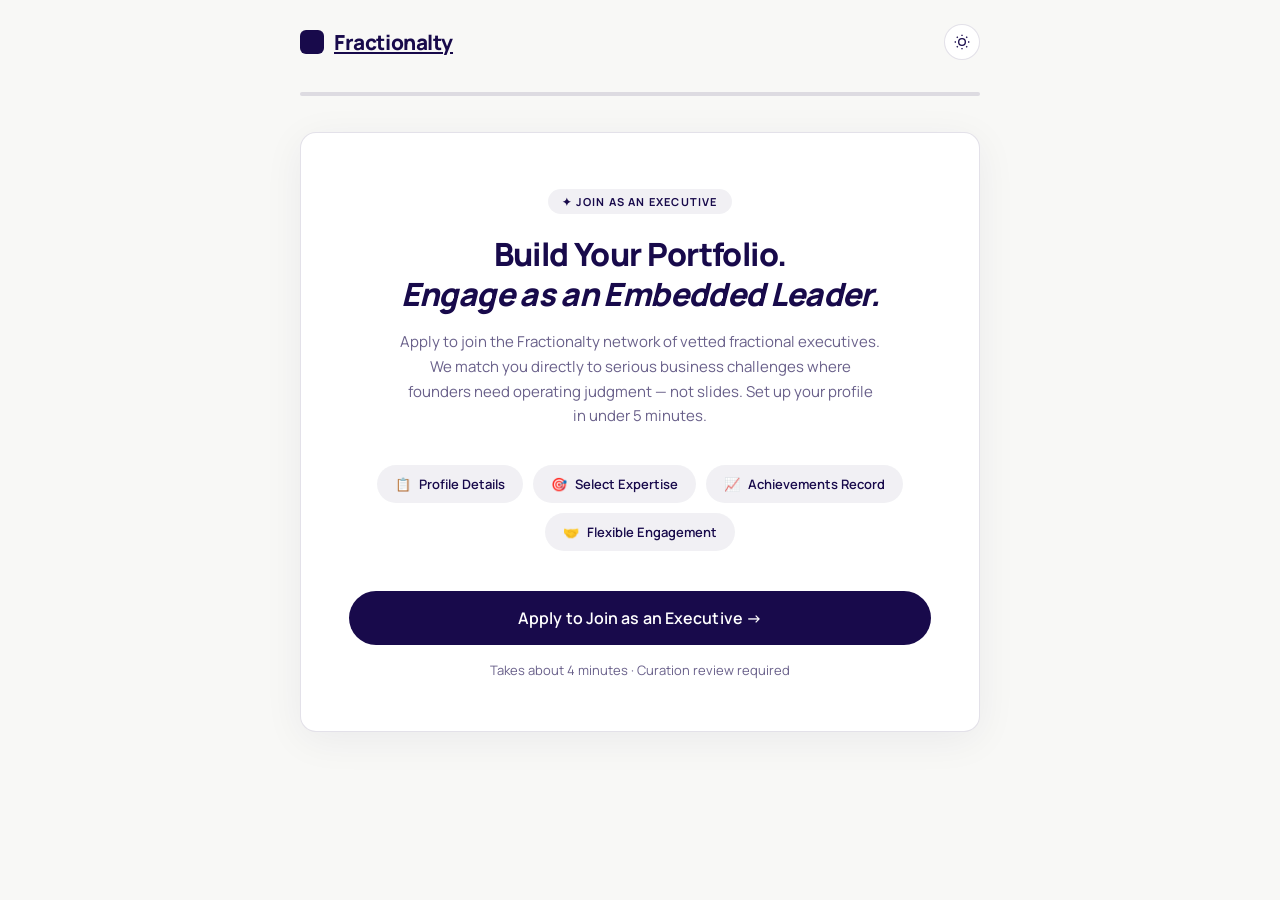
<file: expert_registration.html>
<!DOCTYPE html>
<html lang="en">
<head>
  <meta charset="UTF-8">
  <meta name="viewport" content="width=device-width, initial-scale=1.0">
  <title>Join as an Executive | Fractionalty</title>
  <link href="https://fonts.googleapis.com/css2?family=Manrope:wght@400;500;600;700;800&display=swap" rel="stylesheet">
  <style>
    *, *::before, *::after { box-sizing: border-box; margin: 0; padding: 0; }

    :root {
      --bg: #f8f8f6;
      --surface: #ffffff;
      --text: #180A4B;
      --text-soft: rgba(24, 10, 75, 0.65);
      --line: rgba(24, 10, 75, 0.12);
      --accent: #180A4B;
      --accent-light: #2d1a6b;
      --accent-muted: rgba(24, 10, 75, 0.06);
      --white: #ffffff;
      --success: #10B981;
      --radius: 16px;
      --shadow: 0 8px 40px rgba(24, 10, 75, 0.06);
      --border: rgba(24, 10, 75, 0.12);
      --card: #ffffff;
      --muted: rgba(24, 10, 75, 0.65);
    }

    [data-theme="dark"] {
      --bg: #0d0620;
      --surface: #180A4B;
      --text: #f8f8f6;
      --text-soft: rgba(248, 248, 246, 0.65);
      --line: rgba(248, 248, 246, 0.12);
      --accent: #f8f8f6;
      --accent-light: #ffffff;
      --accent-muted: rgba(248, 248, 246, 0.08);
      --white: #180A4B;
      --success: #10B981;
      --radius: 16px;
      --shadow: 0 8px 40px rgba(0, 0, 0, 0.3);
      --border: rgba(248, 248, 246, 0.12);
      --card: #180A4B;
      --muted: rgba(248, 248, 246, 0.65);
    }

    body {
      font-family: 'Manrope', sans-serif;
      background: var(--bg);
      color: var(--text);
      min-height: 100vh;
      display: flex;
      flex-direction: column;
      align-items: center;
      padding: 24px 16px 60px;
      transition: background-color 0.4s ease, color 0.4s ease;
    }

    .topbar {
      width: 100%; max-width: 680px;
      display: flex; align-items: center; justify-content: space-between;
      margin-bottom: 32px;
    }
    .logo {
      display: flex;
      align-items: center;
      gap: 10px;
      font-weight: 800;
      font-size: 1.3rem;
      letter-spacing: -0.02em;
      color: var(--text);
    }
    .logo-mark {
      width: 24px;
      height: 24px;
      border-radius: 6px;
      background: var(--accent);
    }
    .logo span {
      font-weight: 800;
    }
    .topbar-right {
      display: flex;
      align-items: center;
      gap: 14px;
    }
    .step-label { font-size: 13px; color: var(--text-soft); font-weight: 600; }

    .theme-toggle {
      width: 36px; height: 36px; border: 1px solid var(--border); border-radius: 50%;
      background: var(--card); color: var(--text); cursor: pointer;
      display: flex; align-items: center; justify-content: center;
      transition: all 0.3s ease; flex-shrink: 0;
    }
    .theme-toggle:hover { background: var(--accent-muted); transform: scale(1.05); }
    .theme-toggle .icon-sun, .theme-toggle .icon-moon { width: 16px; height: 16px; }
    [data-theme="dark"] .icon-sun { display: none; }
    [data-theme="light"] .icon-moon, :root:not([data-theme]) .icon-moon { display: none; }

    .progress-wrap {
      width: 100%; max-width: 680px; height: 4px;
      background: var(--border); border-radius: 99px; margin-bottom: 36px; overflow: hidden;
    }
    .progress-bar {
      height: 100%;
      background: var(--accent);
      border-radius: 99px; transition: width 0.5s cubic-bezier(.4,0,.2,1);
    }

    .card {
      width: 100%; max-width: 680px;
      background: var(--card); border-radius: var(--radius);
      box-shadow: var(--shadow); padding: 44px 48px;
      animation: fadeUp 0.4s ease both;
      border: 1px solid var(--border);
    }
    @keyframes fadeUp {
      from { opacity:0; transform:translateY(18px); }
      to   { opacity:1; transform:translateY(0); }
    }

    .step-tag {
      display: inline-block; font-size: 11px; font-weight: 700;
      letter-spacing: 1.2px; text-transform: uppercase;
      color: var(--text); background: var(--accent-muted);
      border-radius: 99px; padding: 5px 14px; margin-bottom: 20px;
    }
    h1 { font-size: 28px; font-weight: 800; line-height: 1.25; color: var(--text); margin-bottom: 12px; letter-spacing: -0.02em; }
    h2 { font-size: 24px; font-weight: 800; line-height: 1.3; color: var(--text); margin-bottom: 12px; letter-spacing: -0.02em; }
    .subtitle { font-size: 15px; color: var(--text-soft); line-height: 1.65; margin-bottom: 28px; }

    .field { margin-bottom: 24px; }
    label { display: block; font-size: 13px; font-weight: 600; color: var(--text); margin-bottom: 8px; letter-spacing: 0.1px; }
    label .hint { font-weight: 400; color: var(--text-soft); font-size: 12px; margin-left: 6px; }

    input[type="text"], input[type="email"], input[type="url"], textarea, select {
      width: 100%; padding: 13px 16px;
      border: 1.5px solid var(--border); border-radius: 8px;
      font-family: 'Manrope', sans-serif; font-size: 15px; color: var(--text);
      background: var(--bg); outline: none;
      transition: border-color 0.2s, box-shadow 0.2s; -webkit-appearance: none;
    }
    input:focus, textarea:focus, select:focus {
      border-color: var(--accent); box-shadow: 0 0 0 3px var(--accent-muted); background: var(--surface);
    }
    textarea { resize: vertical; min-height: 100px; line-height: 1.6; }

    .row { display: flex; gap: 16px; }
    .row .field { flex: 1; }

    .btn-row { display: flex; align-items: center; justify-content: space-between; margin-top: 36px; gap: 12px; }
    .btn {
      padding: 14px 32px; border-radius: 99px;
      font-family: 'Manrope', sans-serif; font-size: 15px; font-weight: 600;
      cursor: pointer; border: none; transition: all 0.2s; letter-spacing: 0.1px;
      display: inline-flex; align-items: center; justify-content: center;
    }
    .btn:hover { transform: translateY(-1.5px); }
    .btn-primary {
      background: var(--accent); color: var(--white); flex: 1;
    }
    .btn-primary:hover { background: var(--accent-light); }
    .btn-ghost { background: transparent; color: var(--text-soft); border: 1.5px solid var(--border); padding: 13px 24px; }
    .btn-ghost:hover { color: var(--text); border-color: var(--text); }

    .welcome-hero { text-align: center; padding: 12px 0 8px; }
    .welcome-hero h1 { font-size: 32px; margin-bottom: 16px; }
    .welcome-hero .subtitle { max-width: 480px; margin: 0 auto 36px; }
    .value-pills { display: flex; justify-content: center; flex-wrap: wrap; gap: 10px; margin-bottom: 40px; }
    .value-pill {
      display: flex; align-items: center; gap: 8px;
      padding: 10px 18px; background: var(--accent-muted); border-radius: 99px;
      font-size: 13px; font-weight: 600; color: var(--text);
    }
    .time-note { font-size: 13px; color: var(--text-soft); text-align: center; margin-top: 16px; }

    .chip-grid { display: flex; flex-wrap: wrap; gap: 10px; margin-top: 2px; }
    .chip {
      padding: 10px 20px; border: 1.5px solid var(--border); border-radius: 99px;
      font-size: 14px; font-weight: 600; color: var(--text-soft);
      cursor: pointer; transition: all 0.18s; user-select: none; background: var(--bg);
      outline: none; display: inline-flex; align-items: center; justify-content: center;
    }
    .chip:hover { border-color: var(--accent); color: var(--text); }
    .chip.selected { border-color: var(--accent); background: var(--accent); color: var(--white); }

    .section-divider { height: 1px; background: var(--border); margin: 28px 0; }

    /* Character counter */
    .char-counter {
      text-align: right; font-size: 12px; color: var(--text-soft); margin-top: 6px;
    }
    .char-counter.good { color: var(--success); }
    .char-counter.warn { color: var(--text-soft); font-weight: 600; }

    /* Summary display (read-only) */
    .summary-card {
      background: var(--accent-muted); border-radius: 12px; padding: 16px 20px;
      margin-bottom: 14px; border-left: 3px solid var(--accent);
    }
    .summary-card .sc-label { font-size: 11px; font-weight: 700; letter-spacing: 0.8px; text-transform: uppercase; color: var(--text-soft); margin-bottom: 6px; }
    .summary-card .sc-text { font-size: 14px; color: var(--text); line-height: 1.6; }

    .step { display: none; }
    .step.active { display: block; }

    .error-msg { font-size: 12px; color: #EF4444; margin-top: 6px; display: none; }
    .error-msg.show { display: block; }

    @media (max-width: 600px) {
      .card { padding: 32px 24px; }
      h1 { font-size: 24px; }
      .row { flex-direction: column; gap: 0; }
      .summary-card { padding: 16px; }
    }
  </style>
</head>
<body>

<div class="topbar">
  <a class="logo" href="index.html">
    <span class="logo-mark"></span>
    <span>Fractionalty</span>
  </a>
  <div class="topbar-right">
    <div class="step-label" id="step-counter"></div>
    <button class="theme-toggle" type="button" aria-label="Toggle dark mode">
      <svg class="icon-sun" viewBox="0 0 24 24" fill="none" stroke="currentColor" stroke-width="2">
        <circle cx="12" cy="12" r="5"></circle>
        <line x1="12" y1="1" x2="12" y2="3"></line><line x1="12" y1="21" x2="12" y2="23"></line>
        <line x1="4.22" y1="4.22" x2="5.64" y2="5.64"></line><line x1="18.36" y1="18.36" x2="19.78" y2="19.78"></line>
        <line x1="1" y1="12" x2="3" y2="12"></line><line x1="21" y1="12" x2="23" y2="12"></line>
        <line x1="4.22" y1="19.78" x2="5.64" y2="18.36"></line><line x1="18.36" y1="5.64" x2="19.78" y2="4.22"></line>
      </svg>
      <svg class="icon-moon" viewBox="0 0 24 24" fill="none" stroke="currentColor" stroke-width="2">
        <path d="M21 12.79A9 9 0 1 1 11.21 3 7 7 0 0 0 21 12.79z"></path>
      </svg>
    </button>
  </div>
</div>
<div class="progress-wrap">
  <div class="progress-bar" id="progress-bar" style="width:0%"></div>
</div>

<!-- STEP 0 — Welcome -->
<div class="card step active" id="step-0">
  <div class="welcome-hero">
    <div class="step-tag">✦ Join as an Executive</div>
    <h1>Build Your Portfolio.<br><em>Engage as an Embedded Leader.</em></h1>
    <p class="subtitle">Apply to join the Fractionalty network of vetted fractional executives. We match you directly to serious business challenges where founders need operating judgment — not slides. Set up your profile in under 5 minutes.</p>
    <div class="value-pills">
      <div class="value-pill"><span>📋</span> Profile Details</div>
      <div class="value-pill"><span>🎯</span> Select Expertise</div>
      <div class="value-pill"><span>📈</span> Achievements Record</div>
      <div class="value-pill"><span>🤝</span> Flexible Engagement</div>
    </div>
    <button class="btn btn-primary" id="btn-begin" style="padding:16px 48px;font-size:16px;width:100%;">Apply to Join as an Executive →</button>
    <p class="time-note">Takes about 4 minutes · Curation review required</p>
  </div>
</div>

<!-- STEP 1 — Profile details -->
<div class="card step" id="step-1">
  <div class="step-tag">Step 1 of 5 · About You</div>
  <h2>Welcome. Let's start with your profile.</h2>
  <p class="subtitle">Introduce yourself to the Fractionalty network. We match based on direct credibility and experience.</p>
  
  <div class="row">
    <div class="field">
      <label>Full Name</label>
      <input type="text" id="full_name" placeholder="e.g. Priyesh Shah">
      <div class="error-msg" id="err-name">Please enter your name</div>
    </div>
    <div class="field">
      <label>Email Address</label>
      <input type="email" id="email" placeholder="you@example.com">
      <div class="error-msg" id="err-email">Please enter a valid email address</div>
    </div>
  </div>
  
  <div class="row">
    <div class="field">
      <label>Phone / WhatsApp</label>
      <input type="text" id="mobile" placeholder="+91 98765 43210">
      <div class="error-msg" id="err-mobile">Please enter your contact number</div>
    </div>
    <div class="field">
      <label>LinkedIn Profile URL</label>
      <input type="text" id="linkedin" placeholder="https://linkedin.com/in/username">
      <div class="error-msg" id="err-linkedin">Please enter a valid LinkedIn profile URL</div>
    </div>
  </div>

  <div class="btn-row">
    <button class="btn btn-ghost" data-goto="0">← Back</button>
    <button class="btn btn-primary" data-validate="1">Continue →</button>
  </div>
</div>

<!-- STEP 2 — Leadership Expertise -->
<div class="card step" id="step-2">
  <div class="step-tag">Step 2 of 5 · Leadership Area</div>
  <h2>What is your primary area of leadership?</h2>
  <p class="subtitle">Select the functional area that best describes your executive depth.</p>
  
  <div class="field">
    <label>Select your primary function</label>
    <div class="chip-grid" id="e-role-chips">
      <button type="button" class="chip" data-role="cfo">💰 CFO / Finance Lead</button>
      <button type="button" class="chip" data-role="cto">💻 CTO / Tech &amp; Product</button>
      <button type="button" class="chip" data-role="cmo">📈 CMO / Marketing &amp; Growth</button>
      <button type="button" class="chip" data-role="chro">👥 CHRO / People &amp; HR</button>
      <button type="button" class="chip" data-role="coo">⚙️ COO / Operations &amp; Scale</button>
      <button type="button" class="chip" data-role="other">♟️ General / Other Executive</button>
    </div>
    <div class="error-msg" id="err-role">Please select your primary function</div>
  </div>

  <div class="field" id="capabilities-section" style="display:none; margin-top:28px;">
    <label>Highlight Core Capabilities <span class="hint">Select all that apply</span></label>
    <div class="chip-grid" id="e-capabilities-chips"></div>
  </div>

  <div class="btn-row">
    <button class="btn btn-ghost" data-goto="1">← Back</button>
    <button class="btn btn-primary" data-validate="2">Continue →</button>
  </div>
</div>

<!-- STEP 3 — Track Record -->
<div class="card step" id="step-3">
  <div class="step-tag">Step 3 of 5 · Track Record</div>
  <h2>Tell us about your background.</h2>
  <p class="subtitle">Detail your years of operating experience and industry focus.</p>

  <div class="field">
    <label>Years of Executive Experience</label>
    <div class="chip-grid" id="e-exp-chips">
      <button type="button" class="chip" data-exp="5-10">5–10 Years</button>
      <button type="button" class="chip" data-exp="10-15">10–15 Years</button>
      <button type="button" class="chip" data-exp="15+">15+ Years</button>
    </div>
    <div class="error-msg" id="err-exp">Please select your experience range</div>
  </div>

  <div class="field">
    <label>Focus Industries / Sectors <span class="hint">Select all that apply</span></label>
    <div class="chip-grid" id="e-industry-chips">
      <button type="button" class="chip" data-ind="saas">B2B SaaS</button>
      <button type="button" class="chip" data-ind="fintech">Fintech</button>
      <button type="button" class="chip" data-ind="ecommerce">E-commerce</button>
      <button type="button" class="chip" data-ind="edtech">Edtech</button>
      <button type="button" class="chip" data-ind="consumer">D2C / Consumer</button>
      <button type="button" class="chip" data-ind="enterprise">Enterprise Tech</button>
      <button type="button" class="chip" data-ind="other">Other</button>
    </div>
  </div>

  <div class="field">
    <label>Key Business Problems You Excel At Solving <span class="hint">Minimum 30 characters</span></label>
    <textarea id="achievements" placeholder="e.g. I specialize in setting up early-stage financial governance, structuring unit economics for series-A SaaS startups, and leading cash-preservation audits..." style="min-height:120px;"></textarea>
    <div class="char-counter" id="achievements-counter">0 characters</div>
    <div class="error-msg" id="err-achievements">Please share at least a few sentences about your achievements (min 30 characters)</div>
  </div>

  <div class="btn-row">
    <button class="btn btn-ghost" data-goto="2">← Back</button>
    <button class="btn btn-primary" data-validate="3">Continue →</button>
  </div>
</div>

<!-- STEP 4 — Preferences -->
<div class="card step" id="step-4">
  <div class="step-tag">Step 4 of 5 · Preferences</div>
  <h2>Availability &amp; Work Style</h2>
  <p class="subtitle">Let us know how much capacity you have and how you prefer to collaborate.</p>

  <div class="field">
    <label>Bandwidth / Availability</label>
    <div class="chip-grid" id="e-bandwidth-chips">
      <button type="button" class="chip" data-bw="1-2">1–2 Days / Week</button>
      <button type="button" class="chip" data-bw="3-4">3–4 Days / Week</button>
      <button type="button" class="chip" data-bw="full">Full Portfolio Capacity</button>
    </div>
    <div class="error-msg" id="err-bandwidth">Please select your bandwidth availability</div>
  </div>

  <div class="field">
    <label>Work Style Preference</label>
    <div class="chip-grid" id="e-location-chips">
      <button type="button" class="chip" data-loc="remote">Fully Remote</button>
      <button type="button" class="chip" data-loc="mumbai">Hybrid (Mumbai)</button>
      <button type="button" class="chip" data-loc="bangalore">Hybrid (Bangalore)</button>
      <button type="button" class="chip" data-loc="delhi">Hybrid (Delhi/NCR)</button>
      <button type="button" class="chip" data-loc="other">Hybrid (Other)</button>
    </div>
    <div class="error-msg" id="err-location">Please select your work preference</div>
  </div>

  <div class="field">
    <label>Expected Retainer Expectation <span class="hint">Monthly, optional</span></label>
    <input type="text" id="retainer" placeholder="e.g. ₹1.5L - ₹2.5L / month">
  </div>

  <div class="btn-row">
    <button class="btn btn-ghost" data-goto="3">← Back</button>
    <button class="btn btn-primary" data-validate="4">Continue →</button>
  </div>
</div>

<!-- STEP 5 — Review Profile -->
<div class="card step" id="step-5">
  <div class="step-tag">Step 5 of 5 · Review Profile</div>
  <h2>Review your application.</h2>
  <p class="subtitle">Ensure everything is correct before submitting to the Fractionalty curation team.</p>

  <div class="summary-card">
    <div class="sc-label">Profile Contact Details</div>
    <div class="sc-text" id="sum-contact"></div>
  </div>

  <div class="summary-card">
    <div class="sc-label">Primary Expertise &amp; Focus</div>
    <div class="sc-text" id="sum-expertise"></div>
  </div>

  <div class="summary-card">
    <div class="sc-label">Solved Problems &amp; Background</div>
    <div class="sc-text" id="sum-achievements"></div>
  </div>

  <div class="summary-card">
    <div class="sc-label">Engagement Preferences</div>
    <div class="sc-text" id="sum-preferences"></div>
  </div>

  <div class="btn-row">
    <button class="btn btn-ghost" data-goto="4">← Back</button>
    <button class="btn btn-primary" id="btn-submit" style="flex:1;">Submit Application →</button>
  </div>
</div>

<!-- STEP 6 — Thank You -->
<div class="card step" id="step-6" style="text-align:center;">
  <div style="font-size:56px;margin-bottom:20px;">🏆</div>
  <div class="step-tag">Application Received</div>
  <h1 style="margin-bottom:16px;">We're thrilled to review your background.</h1>
  <p class="subtitle" style="max-width:420px;margin:0 auto 32px;">
    Thanks for applying. To keep our platform highly credible, our curation team verifies all applicants. You can expect to hear from us in 3–5 business days regarding next steps.
  </p>
  <a href="index.html" style="text-decoration:none;">
    <button class="btn btn-primary" style="padding:14px 40px;">Back to Home →</button>
  </a>
  <p class="time-note" style="margin-top:20px;">We'll reach out to your registered email</p>
</div>

<script>
// ── State ──────────────────────────────────────────────────
var state = {
  currentStep: 0,
  totalSteps: 5,
  data: {}
};

// ── Capabilities Options ────────────────────────────────────
var CAPABILITIES = {
  cfo: ['Fundraising Support', 'Financial Controls & Strategy', 'Board Reporting', 'Unit Economics Optimization', 'Compliance & Taxation'],
  cto: ['Architecture Design', 'Technical Strategy', 'Engineering Team Scaling', 'Product Integration', 'Infrastructure & Cloud Ops'],
  cmo: ['Go-to-Market (GTM) Strategy', 'Growth Marketing', 'Brand positioning & messaging', 'Performance Marketing', 'Demand Generation'],
  chro: ['Organizational Design', 'Leadership Hiring', 'Culture Building', 'HR Operations at Scale', 'Performance Reviews & Comp'],
  coo: ['Process Optimization', 'Operational Scaling', 'Vendor Management', 'Cross-Functional Ops', 'Efficiency & Quality Standards'],
  other: ['Strategic Planning', 'Business Development', 'Advisory Support', 'M&A Advisory', 'General Management']
};

// ── Navigation ─────────────────────────────────────────────
function goToStep(n) {
  document.querySelectorAll('.step').forEach(function(s) { s.classList.remove('active'); });
  var el = document.getElementById('step-' + n);
  if (el) el.classList.add('active');
  state.currentStep = n;
  updateProgress(n);
  window.scrollTo({ top: 0, behavior: 'smooth' });

  // Render summary review details on Step 5
  if (n === 5) generateExecSummary();
}

function updateProgress(step) {
  var pct = step === 0 ? 0 : Math.round((step / state.totalSteps) * 100);
  document.getElementById('progress-bar').style.width = pct + '%';
  var counter = document.getElementById('step-counter');
  if (step === 0 || step > 5) { counter.textContent = ''; }
  else { counter.textContent = 'Step ' + step + ' of ' + state.totalSteps; }
}

// ── Validation ─────────────────────────────────────────────
function validateAndNext(step) {
  var valid = true;
  if (step === 1) {
    var name = getVal('full_name'), email = getVal('email'), mobile = getVal('mobile'), linkedin = getVal('linkedin');
    showErr('err-name', !name);
    showErr('err-email', !email || !/\S+@\S+\.\S+/.test(email));
    showErr('err-mobile', !mobile);
    showErr('err-linkedin', !linkedin || !/^(https?:\/\/)?(www\.)?linkedin\.com\/.*$/i.test(linkedin));
    if (!name || !email || !/\S+@\S+\.\S+/.test(email) || !mobile || !linkedin || !/^(https?:\/\/)?(www\.)?linkedin\.com\/.*$/i.test(linkedin)) valid = false;
  }
  if (step === 2) {
    var role = state.data.execRole;
    showErr('err-role', !role);
    if (!role) valid = false;
  }
  if (step === 3) {
    var exp = state.data.execExp;
    var achievements = getVal('achievements');
    showErr('err-exp', !exp);
    showErr('err-achievements', achievements.length < 30);
    if (!exp || achievements.length < 30) valid = false;
  }
  if (step === 4) {
    var bandwidth = state.data.execBandwidth;
    var location = state.data.execLocation;
    showErr('err-bandwidth', !bandwidth);
    showErr('err-location', !location);
    if (!bandwidth || !location) valid = false;
  }
  if (valid) goToStep(step + 1);
}

function showErr(id, show) { var el = document.getElementById(id); if (el) el.classList.toggle('show', show); }
function getVal(id) { return document.getElementById(id).value.trim(); }

// ── Character counters ──────────────────────────────────────────
function setupCharCounter(inputId, counterId) {
  var input = document.getElementById(inputId);
  var counter = document.getElementById(counterId);
  if (!input || !counter) return;
  input.addEventListener('input', function() {
    var len = input.value.length;
    counter.textContent = len + ' character' + (len !== 1 ? 's' : '');
    counter.className = 'char-counter' + (len >= 100 ? ' good' : (len > 0 ? ' warn' : ''));
  });
}

// ── Capabilities Chip Rendering ───────────────────────────────
function renderCapabilities(role) {
  var container = document.getElementById('e-capabilities-chips');
  var section = document.getElementById('capabilities-section');
  if (!container || !section) return;

  var items = CAPABILITIES[role] || CAPABILITIES['other'];
  container.innerHTML = '';
  state.data.execCapabilities = [];

  items.forEach(function(cap) {
    var btn = document.createElement('button');
    btn.type = 'button';
    btn.className = 'chip';
    btn.textContent = cap;
    btn.dataset.cap = cap;
    container.appendChild(btn);
  });
  section.style.display = 'block';
}

// ── Executive Review Summary Generator ──────────────────────────
function generateExecSummary() {
  var name = getVal('full_name'), email = getVal('email'), phone = getVal('mobile'), linkedin = getVal('linkedin');
  var roleLabels = { cfo: 'CFO / Finance Lead', cto: 'CTO / Tech & Product', cmo: 'CMO / Marketing & Growth', chro: 'CHRO / People & HR', coo: 'COO / Operations & Scale', other: 'Other / General' };
  var expLabels = { '5-10': '5–10 Years', '10-15': '10–15 Years', '15+': '15+ Years' };
  var indLabels = { saas: 'B2B SaaS', fintech: 'Fintech', ecommerce: 'E-commerce', edtech: 'Edtech', consumer: 'D2C / Consumer', enterprise: 'Enterprise Tech', other: 'Other' };
  var bwLabels = { '1-2': '1–2 Days / Week', '3-4': '3–4 Days / Week', full: 'Full Portfolio Capacity' };
  var locLabels = { remote: 'Fully Remote', mumbai: 'Hybrid (Mumbai)', bangalore: 'Hybrid (Bangalore)', delhi: 'Hybrid (Delhi/NCR)', other: 'Hybrid (Other)' };

  var role = roleLabels[state.data.execRole] || 'Not specified';
  var exp = expLabels[state.data.execExp] || 'Not specified';
  
  var caps = (state.data.execCapabilities || []).join(', ') || 'None selected';
  var inds = (state.data.execIndustries || []).map(function(k) { return indLabels[k] || k; }).join(', ') || 'None selected';
  var bandwidth = bwLabels[state.data.execBandwidth] || 'Not specified';
  var location = locLabels[state.data.execLocation] || 'Not specified';
  var retainer = getVal('retainer') || 'Not specified';
  var achievements = getVal('achievements');

  document.getElementById('sum-contact').innerHTML = '<strong>' + name + '</strong><br>' + email + '<br>' + phone + '<br><a href="' + linkedin + '" target="_blank" style="text-decoration:underline;color:var(--accent);">' + linkedin + '</a>';
  document.getElementById('sum-expertise').innerHTML = 'Primary Function: <strong>' + role + '</strong><br>Core Focus: ' + caps;
  document.getElementById('sum-achievements').innerHTML = 'Experience: <strong>' + exp + '</strong><br>Industries: ' + inds + '<br><br><strong>Solved Business Challenges:</strong><br>' + achievements;
  document.getElementById('sum-preferences').innerHTML = 'Bandwidth: <strong>' + bandwidth + '</strong><br>Location Preference: <strong>' + location + '</strong><br>Retainer Target: ' + retainer;
}

// ── Submit ─────────────────────────────────────────────────
function submitForm() {
  state.data.full_name = getVal('full_name');
  state.data.email = getVal('email');
  state.data.mobile = getVal('mobile');
  state.data.linkedin = getVal('linkedin');
  state.data.retainer = getVal('retainer');
  state.data.achievements = getVal('achievements');
  state.data.source = 'executive_registration';

  console.log('Executive Application Submission:', JSON.stringify(state.data, null, 2));
  goToStep(6);
}

// ── Event Listeners ────────────────────────────────────────
document.getElementById('btn-begin').addEventListener('click', function() { goToStep(1); });
document.getElementById('btn-submit').addEventListener('click', submitForm);

// Event delegation for chips & buttons
document.addEventListener('click', function(e) {
  var gotoBtn = e.target.closest('[data-goto]');
  if (gotoBtn) { goToStep(parseInt(gotoBtn.dataset.goto)); return; }

  var validateBtn = e.target.closest('[data-validate]');
  if (validateBtn) {
    var val = validateBtn.dataset.validate;
    validateAndNext(parseInt(val));
    return;
  }

  // Chip clicks
  var chip = e.target.closest('.chip');
  if (chip) {
    var container = chip.parentElement;
    
    // Check if it is multi-select
    if (container.id === 'e-capabilities-chips') {
      chip.classList.toggle('selected');
      state.data.execCapabilities = Array.from(container.querySelectorAll('.chip.selected')).map(function(c) {
        return c.dataset.cap;
      });
    } else if (container.id === 'e-industry-chips') {
      chip.classList.toggle('selected');
      state.data.execIndustries = Array.from(container.querySelectorAll('.chip.selected')).map(function(c) {
        return c.dataset.ind;
      });
    } else {
      // Single-select chips
      container.querySelectorAll('.chip').forEach(function(c) { c.classList.remove('selected'); });
      chip.classList.add('selected');

      if (container.id === 'e-role-chips') {
        state.data.execRole = chip.dataset.role;
        renderCapabilities(chip.dataset.role);
      } else if (container.id === 'e-exp-chips') {
        state.data.execExp = chip.dataset.exp;
      } else if (container.id === 'e-bandwidth-chips') {
        state.data.execBandwidth = chip.dataset.bw;
      } else if (container.id === 'e-location-chips') {
        state.data.execLocation = chip.dataset.loc;
      }
    }
    return;
  }
});

// ── Theme Toggle ──────────────────────────────────────────
var themeToggle = document.querySelector('.theme-toggle');
function setTheme(t) { document.documentElement.setAttribute('data-theme', t); localStorage.setItem('theme', t); }
var stored = localStorage.getItem('theme');
var preferred = stored || (window.matchMedia('(prefers-color-scheme:dark)').matches ? 'dark' : 'light');
setTheme(preferred);
if (themeToggle) {
  themeToggle.addEventListener('click', function() {
    var current = document.documentElement.getAttribute('data-theme');
    setTheme(current === 'dark' ? 'light' : 'dark');
  });
}

// ── Init ───────────────────────────────────────────────────
setupCharCounter('achievements', 'achievements-counter');
updateProgress(0);
</script>
</body>
</html>
</file>
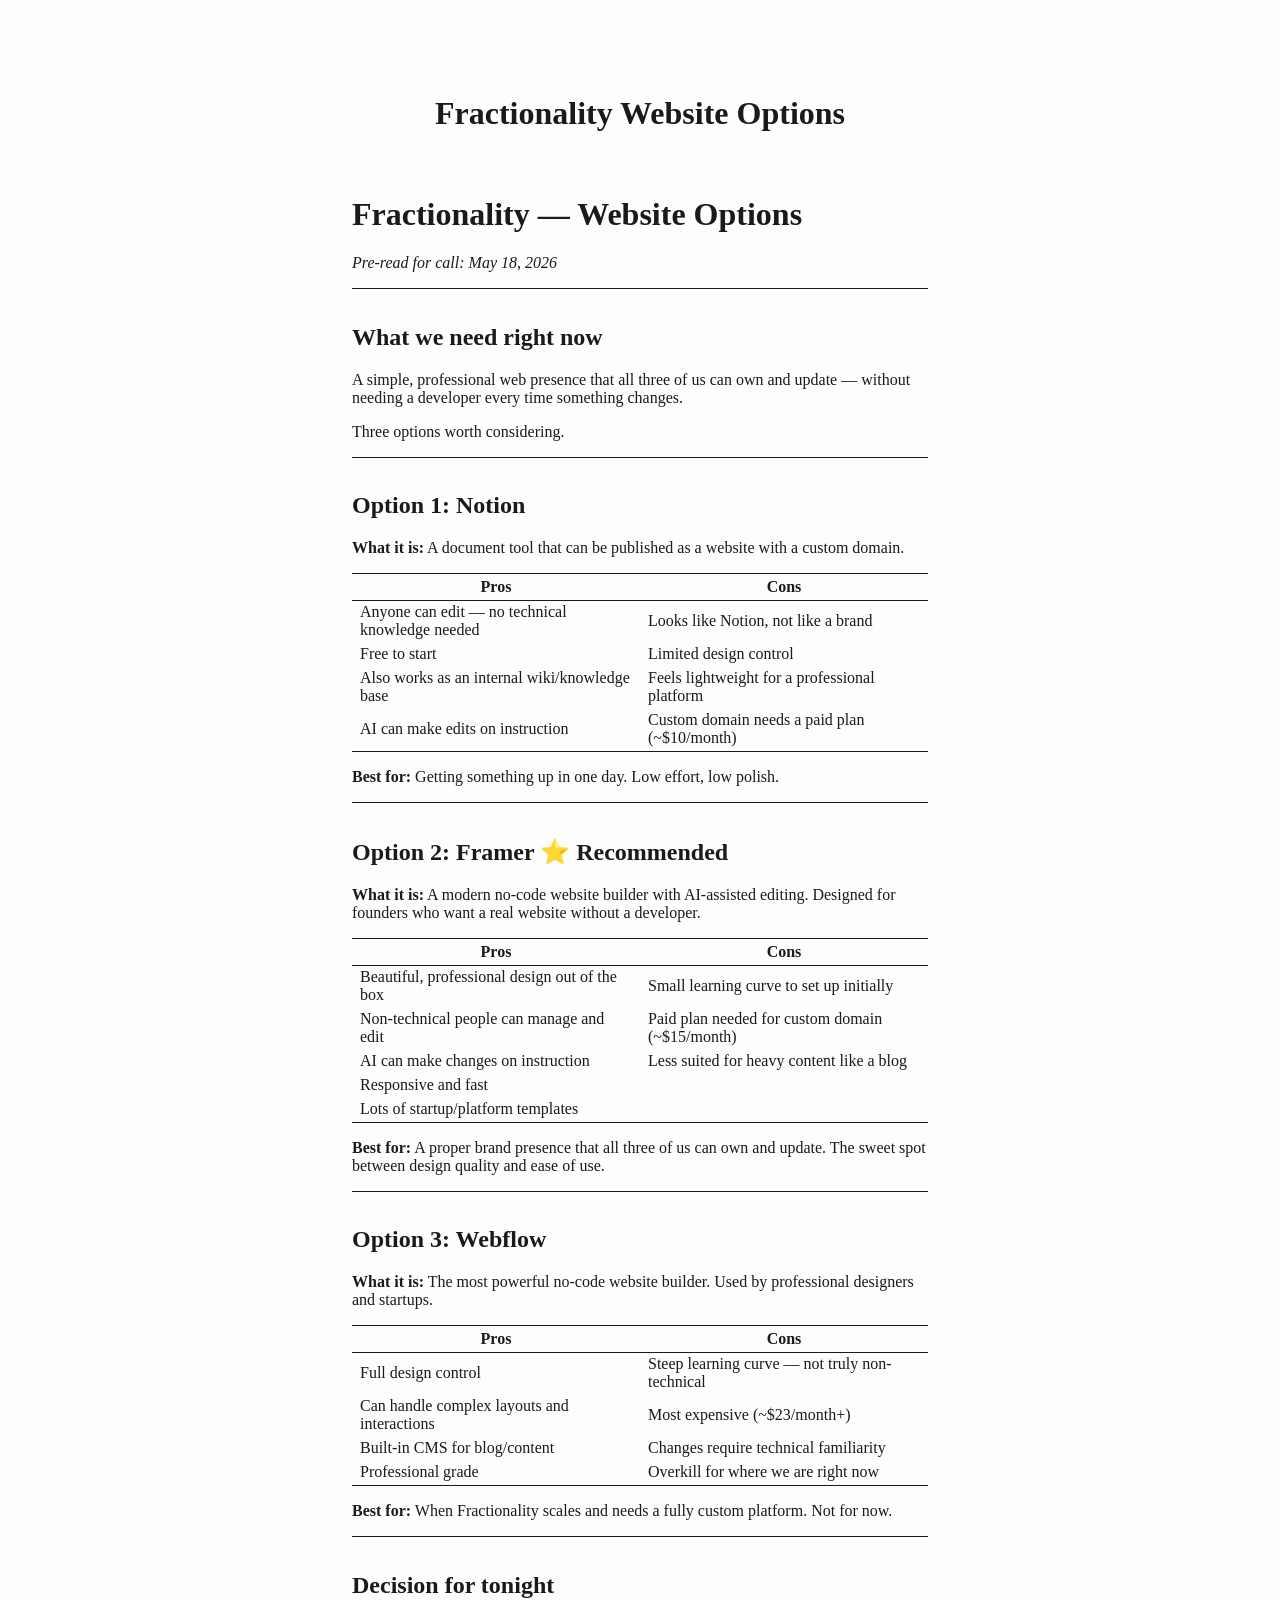
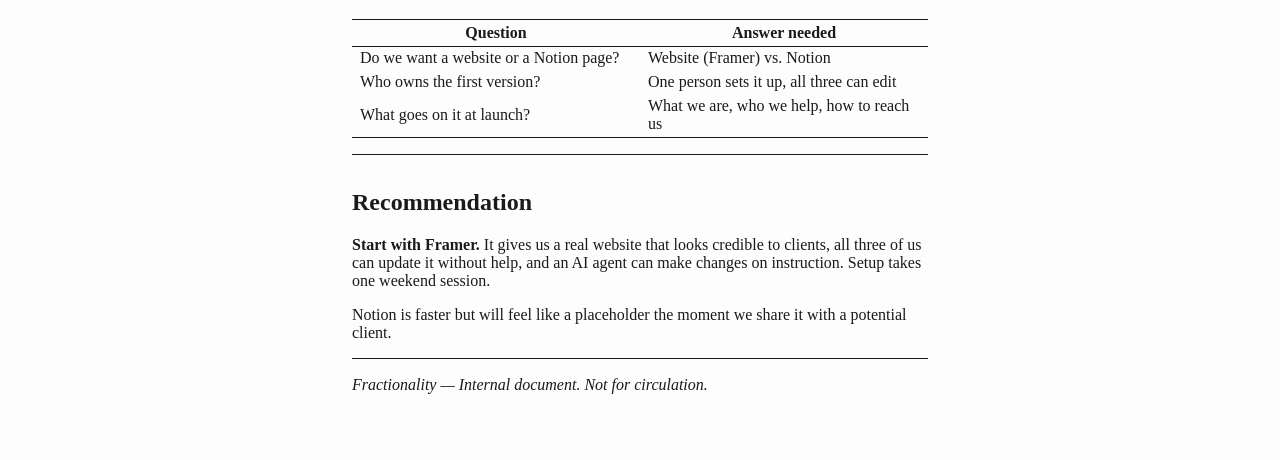
<file: Fractionality_Website_Options.html>
<!DOCTYPE html>
<html xmlns="http://www.w3.org/1999/xhtml">
<head>
  <meta charset="utf-8" />
  <meta name="generator" content="pandoc" />
  <meta name="viewport" content="width=device-width, initial-scale=1.0, user-scalable=yes" />
  <title>Fractionality Website Options</title>
  <style>
    /* Default styles provided by pandoc.
    ** See https://pandoc.org/MANUAL.html#variables-for-html for config info.
    */
    html {
      color: #1a1a1a;
      background-color: #fdfdfd;
    }
    body {
      margin: 0 auto;
      max-width: 36em;
      padding-left: 50px;
      padding-right: 50px;
      padding-top: 50px;
      padding-bottom: 50px;
      hyphens: auto;
      overflow-wrap: break-word;
      text-rendering: optimizeLegibility;
      font-kerning: normal;
    }
    @media (max-width: 600px) {
      body {
        font-size: 0.9em;
        padding: 12px;
      }
      h1 {
        font-size: 1.8em;
      }
    }
    @media print {
      html {
        background-color: white;
      }
      body {
        background-color: transparent;
        color: black;
        font-size: 12pt;
      }
      p, h2, h3 {
        orphans: 3;
        widows: 3;
      }
      h2, h3, h4 {
        page-break-after: avoid;
      }
    }
    p {
      margin: 1em 0;
    }
    a {
      color: #1a1a1a;
    }
    a:visited {
      color: #1a1a1a;
    }
    img {
      max-width: 100%;
    }
    svg {
      height: auto;
      max-width: 100%;
    }
    h1, h2, h3, h4, h5, h6 {
      margin-top: 1.4em;
    }
    h5, h6 {
      font-size: 1em;
      font-style: italic;
    }
    h6 {
      font-weight: normal;
    }
    ol, ul {
      padding-left: 1.7em;
      margin-top: 1em;
    }
    li > ol, li > ul {
      margin-top: 0;
    }
    blockquote {
      margin: 1em 0 1em 1.7em;
      padding-left: 1em;
      border-left: 2px solid #e6e6e6;
      color: #606060;
    }
    code {
      white-space: pre-wrap;
      font-family: Menlo, Monaco, Consolas, 'Lucida Console', monospace;
      font-size: 85%;
      margin: 0;
      hyphens: manual;
    }
    pre {
      margin: 1em 0;
      overflow: auto;
    }
    pre code {
      padding: 0;
      overflow: visible;
      overflow-wrap: normal;
    }
    .sourceCode {
     background-color: transparent;
     overflow: visible;
    }
    hr {
      border: none;
      border-top: 1px solid #1a1a1a;
      height: 1px;
      margin: 1em 0;
    }
    table {
      margin: 1em 0;
      border-collapse: collapse;
      width: 100%;
      overflow-x: auto;
      display: block;
      font-variant-numeric: lining-nums tabular-nums;
    }
    table caption {
      margin-bottom: 0.75em;
    }
    tbody {
      margin-top: 0.5em;
      border-top: 1px solid #1a1a1a;
      border-bottom: 1px solid #1a1a1a;
    }
    th {
      border-top: 1px solid #1a1a1a;
      padding: 0.25em 0.5em 0.25em 0.5em;
    }
    td {
      padding: 0.125em 0.5em 0.25em 0.5em;
    }
    header {
      margin-bottom: 4em;
      text-align: center;
    }
    #TOC li {
      list-style: none;
    }
    #TOC ul {
      padding-left: 1.3em;
    }
    #TOC > ul {
      padding-left: 0;
    }
    #TOC a:not(:hover) {
      text-decoration: none;
    }
    span.smallcaps{font-variant: small-caps;}
    div.columns{display: flex; gap: min(4vw, 1.5em);}
    div.column{flex: auto; overflow-x: auto;}
    div.hanging-indent{margin-left: 1.5em; text-indent: -1.5em;}
    /* The extra [class] is a hack that increases specificity enough to
       override a similar rule in reveal.js */
    ul.task-list[class]{list-style: none;}
    ul.task-list li input[type="checkbox"] {
      font-size: inherit;
      width: 0.8em;
      margin: 0 0.8em 0.2em -1.6em;
      vertical-align: middle;
    }
    .display.math{display: block; text-align: center; margin: 0.5rem auto;}
  </style>
</head>
<body>
<header id="title-block-header">
<h1 class="title">Fractionality Website Options</h1>
</header>
<h1 id="fractionality-website-options">Fractionality — Website
Options</h1>
<p><em>Pre-read for call: May 18, 2026</em></p>
<hr />
<h2 id="what-we-need-right-now">What we need right now</h2>
<p>A simple, professional web presence that all three of us can own and
update — without needing a developer every time something changes.</p>
<p>Three options worth considering.</p>
<hr />
<h2 id="option-1-notion">Option 1: Notion</h2>
<p><strong>What it is:</strong> A document tool that can be published as
a website with a custom domain.</p>
<table>
<colgroup>
<col style="width: 50%" />
<col style="width: 50%" />
</colgroup>
<thead>
<tr>
<th>Pros</th>
<th>Cons</th>
</tr>
</thead>
<tbody>
<tr>
<td>Anyone can edit — no technical knowledge needed</td>
<td>Looks like Notion, not like a brand</td>
</tr>
<tr>
<td>Free to start</td>
<td>Limited design control</td>
</tr>
<tr>
<td>Also works as an internal wiki/knowledge base</td>
<td>Feels lightweight for a professional platform</td>
</tr>
<tr>
<td>AI can make edits on instruction</td>
<td>Custom domain needs a paid plan (~$10/month)</td>
</tr>
</tbody>
</table>
<p><strong>Best for:</strong> Getting something up in one day. Low
effort, low polish.</p>
<hr />
<h2 id="option-2-framer-recommended">Option 2: Framer ⭐
Recommended</h2>
<p><strong>What it is:</strong> A modern no-code website builder with
AI-assisted editing. Designed for founders who want a real website
without a developer.</p>
<table>
<colgroup>
<col style="width: 50%" />
<col style="width: 50%" />
</colgroup>
<thead>
<tr>
<th>Pros</th>
<th>Cons</th>
</tr>
</thead>
<tbody>
<tr>
<td>Beautiful, professional design out of the box</td>
<td>Small learning curve to set up initially</td>
</tr>
<tr>
<td>Non-technical people can manage and edit</td>
<td>Paid plan needed for custom domain (~$15/month)</td>
</tr>
<tr>
<td>AI can make changes on instruction</td>
<td>Less suited for heavy content like a blog</td>
</tr>
<tr>
<td>Responsive and fast</td>
<td></td>
</tr>
<tr>
<td>Lots of startup/platform templates</td>
<td></td>
</tr>
</tbody>
</table>
<p><strong>Best for:</strong> A proper brand presence that all three of
us can own and update. The sweet spot between design quality and ease of
use.</p>
<hr />
<h2 id="option-3-webflow">Option 3: Webflow</h2>
<p><strong>What it is:</strong> The most powerful no-code website
builder. Used by professional designers and startups.</p>
<table>
<colgroup>
<col style="width: 50%" />
<col style="width: 50%" />
</colgroup>
<thead>
<tr>
<th>Pros</th>
<th>Cons</th>
</tr>
</thead>
<tbody>
<tr>
<td>Full design control</td>
<td>Steep learning curve — not truly non-technical</td>
</tr>
<tr>
<td>Can handle complex layouts and interactions</td>
<td>Most expensive (~$23/month+)</td>
</tr>
<tr>
<td>Built-in CMS for blog/content</td>
<td>Changes require technical familiarity</td>
</tr>
<tr>
<td>Professional grade</td>
<td>Overkill for where we are right now</td>
</tr>
</tbody>
</table>
<p><strong>Best for:</strong> When Fractionality scales and needs a
fully custom platform. Not for now.</p>
<hr />
<h2 id="decision-for-tonight">Decision for tonight</h2>
<table>
<colgroup>
<col style="width: 50%" />
<col style="width: 50%" />
</colgroup>
<thead>
<tr>
<th>Question</th>
<th>Answer needed</th>
</tr>
</thead>
<tbody>
<tr>
<td>Do we want a website or a Notion page?</td>
<td>Website (Framer) vs. Notion</td>
</tr>
<tr>
<td>Who owns the first version?</td>
<td>One person sets it up, all three can edit</td>
</tr>
<tr>
<td>What goes on it at launch?</td>
<td>What we are, who we help, how to reach us</td>
</tr>
</tbody>
</table>
<hr />
<h2 id="recommendation">Recommendation</h2>
<p><strong>Start with Framer.</strong> It gives us a real website that
looks credible to clients, all three of us can update it without help,
and an AI agent can make changes on instruction. Setup takes one weekend
session.</p>
<p>Notion is faster but will feel like a placeholder the moment we share
it with a potential client.</p>
<hr />
<p><em>Fractionality — Internal document. Not for circulation.</em></p>
</body>
</html>
</file>
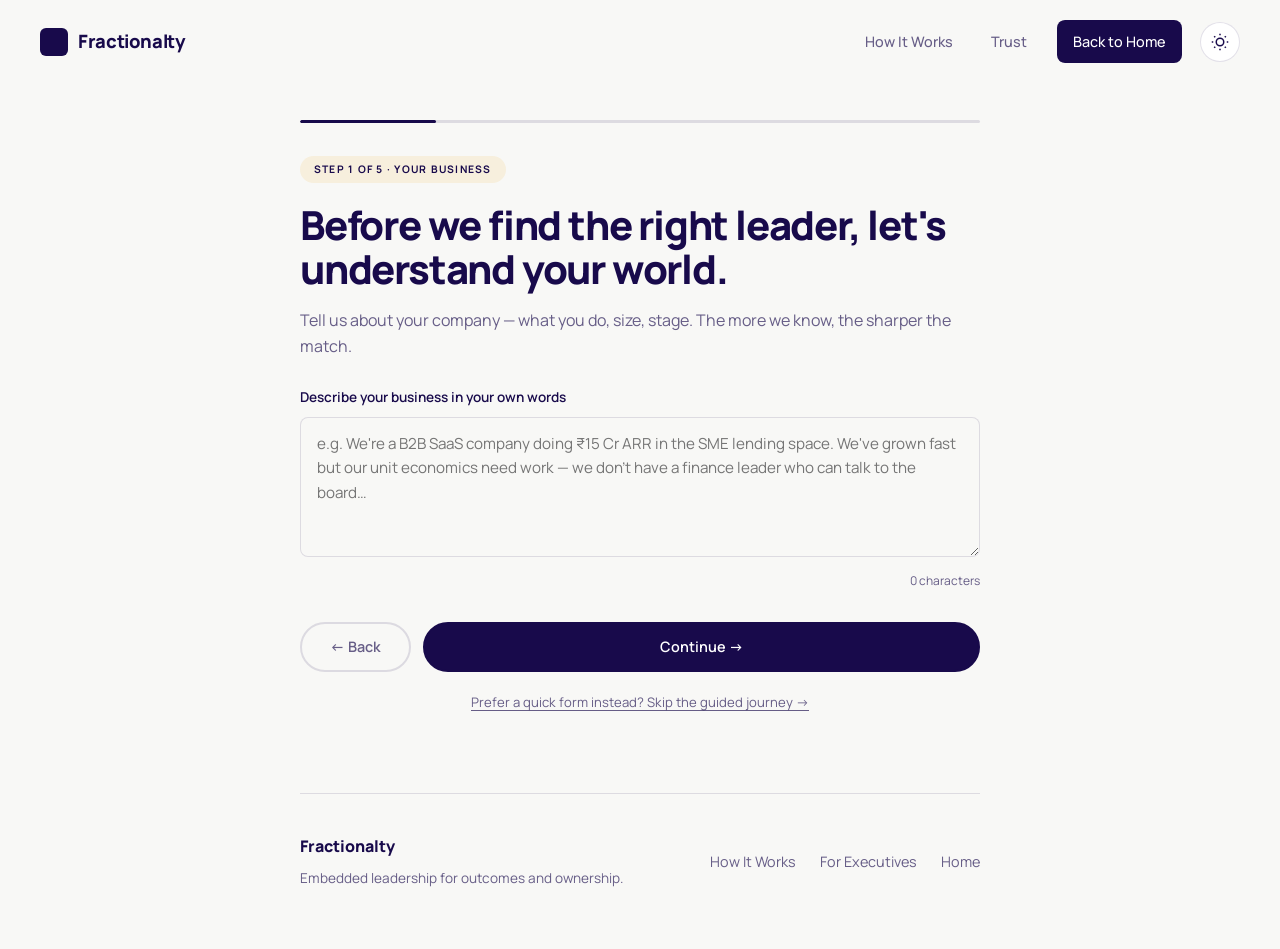
<file: intake.html>
<!DOCTYPE html>
<html lang="en">
<head>
  <meta charset="UTF-8">
  <meta name="viewport" content="width=device-width, initial-scale=1.0">
  <title>Intake — Fractionalty</title>
  <meta name="description" content="Share your business challenge with Fractionalty and start the structured matching process for embedded leadership.">
  <link rel="preconnect" href="https://fonts.googleapis.com">
  <link rel="preconnect" href="https://fonts.gstatic.com" crossorigin>
  <link href="https://fonts.googleapis.com/css2?family=Manrope:wght@400;500;600;700;800&display=swap" rel="stylesheet">
  <style>
    :root {
      --bg: #f8f8f6;
      --surface: #ffffff;
      --text: #180A4B;
      --text-soft: rgba(24, 10, 75, 0.65);
      --line: rgba(24, 10, 75, 0.12);
      --accent: #180A4B;
      --accent-light: #2d1a6b;
      --accent-muted: rgba(24, 10, 75, 0.06);
      --white: #ffffff;
      --shadow: 0 2px 20px rgba(24, 10, 75, 0.06);
      --shadow-lg: 0 8px 40px rgba(24, 10, 75, 0.1);
      --radius-lg: 20px;
      --radius-md: 12px;
      --radius-sm: 8px;
      --success: #10B981;
    }

    [data-theme="dark"] {
      --bg: #0d0620;
      --surface: #180A4B;
      --text: #f8f8f6;
      --text-soft: rgba(248, 248, 246, 0.65);
      --line: rgba(248, 248, 246, 0.12);
      --accent: #f8f8f6;
      --accent-light: #ffffff;
      --accent-muted: rgba(248, 248, 246, 0.08);
      --white: #180A4B;
      --shadow: 0 2px 20px rgba(0, 0, 0, 0.2);
      --shadow-lg: 0 8px 40px rgba(0, 0, 0, 0.3);
    }

    * { box-sizing: border-box; margin: 0; padding: 0; }

    body {
      font-family: "Manrope", sans-serif;
      color: var(--text);
      background: var(--bg);
      line-height: 1.6;
      transition: background-color 0.4s ease, color 0.4s ease;
    }

    a { color: inherit; text-decoration: none; }
    button, input, textarea, select { font: inherit; }

    /* ── Header ── */
    .topbar {
      display: flex; align-items: center; justify-content: space-between;
      padding: 20px 0;
      position: fixed; top: 0; left: 50%; transform: translateX(-50%);
      width: min(calc(100% - 48px), 1200px);
      z-index: 100; background: transparent;
    }
    .topbar.is-scrolled {
      background: rgba(248, 248, 246, 0.88);
      backdrop-filter: blur(16px);
      -webkit-backdrop-filter: blur(16px);
      border-bottom: 1px solid var(--line);
      padding: 14px 0;
    }
    [data-theme="dark"] .topbar.is-scrolled { background: rgba(13, 6, 32, 0.88); }
    .brand { display: flex; align-items: center; gap: 10px; font-weight: 800; font-size: 1.15rem; letter-spacing: -0.02em; }
    .brand-mark { width: 28px; height: 28px; border-radius: 6px; background: var(--accent); }
    .nav { display: flex; align-items: center; gap: 6px; }
    .nav a { padding: 10px 16px; font-size: 0.9rem; font-weight: 500; color: var(--text-soft); border-radius: 8px; transition: all 0.2s ease; }
    .nav a:hover { color: var(--text); background: var(--accent-muted); }
    .nav-cta { background: var(--accent) !important; color: var(--white) !important; margin-left: 8px; }
    .nav-cta:hover { background: var(--accent-light) !important; }
    .theme-toggle {
      width: 40px; height: 40px; border: 1px solid var(--line); border-radius: 50%;
      background: var(--surface); color: var(--text); cursor: pointer;
      display: flex; align-items: center; justify-content: center; margin-left: 12px;
      transition: all 0.3s ease; flex-shrink: 0;
    }
    .theme-toggle:hover { background: var(--accent-muted); transform: scale(1.05); }
    .theme-toggle .icon-sun, .theme-toggle .icon-moon { width: 18px; height: 18px; }
    [data-theme="dark"] .icon-sun { display: none; }
    [data-theme="light"] .icon-moon, :root:not([data-theme]) .icon-moon { display: none; }
    .menu-toggle { display: none; padding: 10px 16px; border: 1px solid var(--line); border-radius: 8px; background: var(--surface); color: var(--text); font-weight: 600; cursor: pointer; }

    /* ── Shell ── */
    .site-shell {
      width: min(calc(100% - 48px), 1200px);
      margin: 0 auto; position: relative; z-index: 2;
    }

    /* ── Intake Layout ── */
    .intake-main { padding: 120px 0 80px; }
    .intake-container {
      max-width: 680px; margin: 0 auto;
    }

    .step-tag {
      display: inline-block; font-size: 0.65rem; font-weight: 700;
      letter-spacing: 0.12em; text-transform: uppercase;
      color: var(--gold); background: rgba(240, 165, 0, 0.1);
      border-radius: 999px; padding: 5px 14px; margin-bottom: 20px;
    }
    h1 { font-size: clamp(1.8rem, 4vw, 2.5rem); font-weight: 800; letter-spacing: -0.03em; line-height: 1.1; margin-bottom: 16px; }
    h2 { font-size: clamp(1.4rem, 3vw, 1.8rem); font-weight: 800; letter-spacing: -0.03em; line-height: 1.15; margin-bottom: 12px; }
    .subtitle { font-size: 1rem; color: var(--text-soft); line-height: 1.65; margin-bottom: 28px; }

    /* ── Steps ── */
    .step { display: none; animation: fadeUp 0.4s ease both; }
    .step.active { display: block; }
    @keyframes fadeUp {
      from { opacity: 0; transform: translateY(18px); }
      to { opacity: 1; transform: translateY(0); }
    }

    /* ── Progress ── */
    .progress-wrap {
      height: 3px; background: var(--line); border-radius: 999px;
      margin-bottom: 32px; overflow: hidden;
    }
    .progress-bar {
      height: 100%; background: var(--accent); border-radius: 999px;
      transition: width 0.5s cubic-bezier(.4,0,.2,1); width: 0%;
    }

    /* ── Form Fields ── */
    .field { margin-bottom: 24px; }
    label { display: block; font-size: 0.85rem; font-weight: 600; color: var(--text); margin-bottom: 8px; }
    label .hint { font-weight: 400; color: var(--text-soft); font-size: 0.8rem; margin-left: 6px; }

    input[type="text"], input[type="email"], textarea {
      width: 100%; padding: 14px 16px;
      border: 1px solid var(--line); border-radius: var(--radius-sm);
      font-family: "Manrope", sans-serif; font-size: 0.95rem; color: var(--text);
      background: var(--bg); outline: none;
      transition: border-color 0.2s, box-shadow 0.2s;
    }
    input:focus, textarea:focus {
      border-color: var(--accent); box-shadow: 0 0 0 3px rgba(24,10,75,0.08);
    }
    textarea { resize: vertical; min-height: 100px; line-height: 1.6; }

    /* ── Buttons ── */
    .btn-row { display: flex; align-items: center; justify-content: space-between; margin-top: 32px; gap: 12px; }
    .button {
      display: inline-flex; align-items: center; justify-content: center;
      height: 50px; padding: 0 28px; border-radius: 999px;
      font-weight: 600; font-size: 0.9rem; border: 2px solid transparent;
      cursor: pointer; transition: all 0.25s ease;
    }
    .button:hover { transform: translateY(-2px); box-shadow: var(--shadow-lg); }
    .button-primary {
      background: var(--accent); color: var(--white); border-color: var(--accent); flex: 1;
    }
    .button-primary:hover { background: var(--accent-light); }
    .button-primary:disabled { opacity: 0.4; cursor: not-allowed; transform: none; box-shadow: none; }
    .button-ghost {
      background: transparent; color: var(--text-soft); border-color: var(--line);
    }
    .button-ghost:hover { color: var(--text); border-color: var(--text); }
    /* skip link */
    .skip-link {
      display: block; text-align: center; margin-top: 20px;
      font-size: 0.82rem; color: var(--text-soft); cursor: pointer;
      text-decoration: underline; text-underline-offset: 3px;
      transition: color 0.2s ease;
    }
    .skip-link:hover { color: var(--text); }

    /* simple form */
    .simple-form-select {
      width: 100%; padding: 14px 16px;
      border: 1px solid var(--line); border-radius: var(--radius-sm);
      font-family: "Manrope", sans-serif; font-size: 0.95rem; color: var(--text);
      background: var(--bg); outline: none; appearance: none; cursor: pointer;
      transition: border-color 0.2s, box-shadow 0.2s;
    }
    .simple-form-select:focus { border-color: var(--accent); box-shadow: 0 0 0 3px rgba(24,10,75,0.08); }

    /* ── Thinking Bubbles ── */
    .thinking-bubble {
      display: none; align-items: flex-start; gap: 10px;
      padding: 12px 16px; background: var(--accent-muted); border-radius: var(--radius-sm);
      font-size: 0.85rem; color: var(--text); font-style: italic; line-height: 1.5;
      margin-bottom: 10px; animation: fadeUp 0.3s ease both;
    }
    .thinking-bubble.visible { display: flex; }
    .thinking-bubble .tb-icon { font-size: 1rem; flex-shrink: 0; }

    /* ── Character Counter ── */
    .char-counter { text-align: right; font-size: 0.75rem; color: var(--text-soft); margin-top: 6px; }
    .char-counter.good { color: var(--success); }
    .char-counter.warn { color: var(--gold); }

    /* ── Summary Cards ── */
    .summary-card {
      background: var(--accent-muted); border-radius: var(--radius-sm);
      padding: 16px 20px; margin-bottom: 12px; border-left: 3px solid var(--accent);
    }
    .summary-card .sc-label {
      font-size: 0.65rem; font-weight: 700; letter-spacing: 0.1em;
      text-transform: uppercase; color: var(--text-soft); margin-bottom: 6px;
    }
    .summary-card .sc-text { font-size: 0.9rem; color: var(--text); line-height: 1.6; }

    /* ── Refined Summary ── */
    .refined-summary {
      background: var(--surface); border: 1px solid var(--line);
      border-radius: var(--radius-md); padding: 24px 28px; margin: 16px 0;
    }
    .refined-label {
      font-size: 0.65rem; font-weight: 700; letter-spacing: 0.1em;
      text-transform: uppercase; color: var(--gold); margin-bottom: 10px;
    }
    .refined-text { font-size: 1rem; color: var(--text); line-height: 1.6; font-weight: 600; }
    .refined-text strong { color: var(--accent); }

    /* ── Refine Chips ── */
    .refine-chips { display: flex; gap: 10px; flex-wrap: wrap; margin-top: 12px; }
    .refine-chip {
      padding: 10px 18px; border-radius: 999px; font-size: 0.85rem; font-weight: 600;
      cursor: pointer; border: 2px solid var(--line); background: var(--surface);
      color: var(--text-soft); transition: all 0.18s;
    }
    .refine-chip:hover { border-color: var(--accent); color: var(--text); }
    .refine-chip.active { border-color: var(--success); background: #ECFDF5; color: var(--success); }
    .refine-chip.active-adjust { border-color: var(--gold); background: #FFF8E6; color: #B07800; }
    .refine-chip.active-rephrase { border-color: #EF4444; background: #FEF2F2; color: #EF4444; }
    .adjust-field { display: none; margin-top: 14px; }
    .adjust-field.show { display: block; }

    /* ── Domain Badge ── */
    .domain-detect {
      display: inline-flex; align-items: center; gap: 8px;
      padding: 8px 14px; background: var(--accent-muted); border-radius: 999px;
      font-size: 0.8rem; font-weight: 600; color: var(--text); margin-bottom: 16px;
    }

    /* ── Skill Cards ── */
    .skill-cards { display: flex; flex-direction: column; gap: 10px; }
    .skill-card {
      display: flex; align-items: center; gap: 14px;
      padding: 18px 20px; border: 1px solid var(--line); border-radius: var(--radius-md);
      cursor: pointer; transition: all 0.2s; user-select: none; background: var(--surface);
    }
    .skill-card:hover { border-color: var(--accent); background: var(--accent-muted); transform: translateY(-1px); }
    .skill-card.selected {
      border-color: var(--accent); background: var(--accent-muted);
      box-shadow: 0 2px 12px rgba(24,10,75,0.1);
    }
    .skill-icon { font-size: 1.5rem; flex-shrink: 0; width: 36px; text-align: center; }
    .skill-info { flex: 1; }
    .skill-info strong { display: block; font-size: 0.95rem; font-weight: 700; color: var(--text); margin-bottom: 3px; }
    .skill-info span { font-size: 0.85rem; color: var(--text-soft); line-height: 1.5; }
    .skill-check {
      width: 24px; height: 24px; border-radius: 50%;
      border: 2px solid var(--line); flex-shrink: 0;
      display: flex; align-items: center; justify-content: center; transition: all 0.2s;
    }
    .skill-card.selected .skill-check { background: var(--accent); border-color: var(--accent); }
    .skill-card.selected .skill-check::after {
      content: '✓'; color: var(--white); font-size: 0.75rem; font-weight: 700;
    }

    /* ── Match Reveal ── */
    .reveal-loader {
      display: none; flex-direction: column; align-items: center; padding: 40px 0;
    }
    .loader-ring {
      width: 56px; height: 56px; border: 4px solid var(--line);
      border-top-color: var(--accent); border-radius: 50%;
      animation: spin 1s linear infinite; margin-bottom: 20px;
    }
    @keyframes spin { to { transform: rotate(360deg); } }
    .loader-text { font-size: 0.95rem; color: var(--text-soft); font-style: italic; }
    .match-wrap { text-align: center; display: none; }
    .match-badge {
      display: inline-flex; align-items: center; gap: 8px;
      background: var(--accent); color: var(--white); padding: 8px 20px;
      border-radius: 999px; font-size: 0.7rem; font-weight: 700;
      letter-spacing: 0.1em; text-transform: uppercase; margin-bottom: 20px;
    }
    .match-name { font-size: 1.8rem; font-weight: 800; color: var(--text); margin-bottom: 8px; }
    .match-tagline { font-size: 0.95rem; color: var(--text-soft); line-height: 1.7; max-width: 440px; margin: 0 auto 20px; }
    .match-box {
      background: var(--surface); border: 1px solid var(--line);
      border-radius: var(--radius-md); padding: 24px 28px; margin: 20px 0; text-align: left;
    }
    .match-box h3 { font-size: 1.05rem; font-weight: 700; margin-bottom: 12px; }
    .match-skill-tag {
      display: inline-block; padding: 5px 14px; border-radius: 999px;
      background: var(--accent); color: var(--white); font-size: 0.75rem;
      font-weight: 600; margin: 3px 4px;
    }

    /* ── Error ── */
    .error-msg { font-size: 0.8rem; color: #EF4444; margin-top: 6px; display: none; }
    .error-msg.show { display: block; }

    /* ── Footer ── */
    .footer {
      display: flex; justify-content: space-between; align-items: center;
      padding: 40px 0 60px; border-top: 1px solid var(--line); margin-top: 60px;
    }
    .footer-copy { color: var(--text-soft); font-size: 0.85rem; margin-top: 8px; }
    .footer-links { display: flex; gap: 24px; }
    .footer-links a { color: var(--text-soft); font-size: 0.9rem; transition: color 0.2s ease; }
    .footer-links a:hover { color: var(--text); }

    .row { display: flex; gap: 16px; }
    .row .field { flex: 1; }

    /* ── Responsive ── */
    @media (max-width: 700px) {
      .site-shell { width: calc(100% - 32px); }
      .topbar { padding: 16px 0; }
      .menu-toggle { display: block; }
      .nav { display: none; position: absolute; top: 100%; left: 0; right: 0; background: var(--bg); padding: 16px; border-bottom: 1px solid var(--line); flex-direction: column; }
      .nav.nav-open { display: flex; }
      .nav a { text-align: center; padding: 12px; }
      .nav-cta { margin-left: 0; margin-top: 8px; }
      .row { flex-direction: column; gap: 0; }
      .footer { flex-direction: column; text-align: center; gap: 24px; }
      .intake-main { padding: 100px 0 60px; }
      h1 { font-size: 1.6rem; }
      .refined-summary { padding: 18px 20px; }
      .match-box { padding: 18px 20px; }
    }
  </style>
</head>
<body>

  <header class="topbar" id="topbar">
    <a class="brand" href="index.html" aria-label="Fractionalty home">
      <span class="brand-mark" aria-hidden="true"></span>
      <span class="brand-wordmark">Fractionalty</span>
    </a>
    <nav class="nav" id="site-nav">
      <a href="index.html#process">How It Works</a>
      <a href="index.html#trust">Trust</a>
      <a class="nav-cta" href="index.html">Back to Home</a>
      <button class="theme-toggle" type="button" aria-label="Toggle dark mode">
        <svg class="icon-sun" viewBox="0 0 24 24" fill="none" stroke="currentColor" stroke-width="2">
          <circle cx="12" cy="12" r="5"></circle>
          <line x1="12" y1="1" x2="12" y2="3"></line><line x1="12" y1="21" x2="12" y2="23"></line>
          <line x1="4.22" y1="4.22" x2="5.64" y2="5.64"></line><line x1="18.36" y1="18.36" x2="19.78" y2="19.78"></line>
          <line x1="1" y1="12" x2="3" y2="12"></line><line x1="21" y1="12" x2="23" y2="12"></line>
          <line x1="4.22" y1="19.78" x2="5.64" y2="18.36"></line><line x1="18.36" y1="5.64" x2="19.78" y2="4.22"></line>
        </svg>
        <svg class="icon-moon" viewBox="0 0 24 24" fill="none" stroke="currentColor" stroke-width="2">
          <path d="M21 12.79A9 9 0 1 1 11.21 3 7 7 0 0 0 21 12.79z"></path>
        </svg>
      </button>
    </nav>
    <button class="menu-toggle" type="button" aria-expanded="false" aria-controls="site-nav">Menu</button>
  </header>

  <main class="intake-main">
    <div class="intake-container">
      <div class="progress-wrap">
        <div class="progress-bar" id="progress-bar"></div>
      </div>

      <!-- STEP 1: Business -->
      <div class="step active" id="step-1">
        <div class="step-tag">Step 1 of 5 · Your Business</div>
        <h1>Before we find the right leader, let's understand your world.</h1>
        <p class="subtitle">Tell us about your company — what you do, size, stage. The more we know, the sharper the match.</p>
        <div class="field">
          <label>Describe your business in your own words</label>
          <textarea id="business_desc" placeholder="e.g. We're a B2B SaaS company doing ₹15 Cr ARR in the SME lending space. We've grown fast but our unit economics need work — we don't have a finance leader who can talk to the board…" style="min-height:140px;"></textarea>
          <div class="char-counter" id="biz-counter">0 characters</div>
          <div class="error-msg" id="err-business">Please share at least a few sentences about your business</div>
        </div>
        <div class="btn-row">
          <a class="button button-ghost" href="index.html">← Back</a>
          <button class="button button-primary" data-validate="1">Continue →</button>
        </div>
        <span class="skip-link" id="btn-skip">Prefer a quick form instead? Skip the guided journey →</span>
      </div>

      <!-- SIMPLE FORM (skip path) -->
      <div class="step" id="step-simple">
        <div class="step-tag">Quick Form</div>
        <h1>Tell us what you need.</h1>
        <p class="subtitle">Just the essentials. We'll take it from here.</p>
        <div class="row">
          <div class="field">
            <label>Company Name</label>
            <input type="text" id="s-company" placeholder="e.g. FinCore Technologies">
            <div class="error-msg" id="serr-company">Please enter your company name</div>
          </div>
          <div class="field">
            <label>Your Email</label>
            <input type="email" id="s-email" placeholder="you@company.com">
            <div class="error-msg" id="serr-email">Please enter a valid email</div>
          </div>
        </div>
        <div class="field">
          <label>Phone / WhatsApp</label>
          <input type="text" id="s-mobile" placeholder="+91 98765 43210">
          <div class="error-msg" id="serr-mobile">Please enter your contact number</div>
        </div>
        <div class="field">
          <label>What's the business problem?</label>
          <textarea id="s-problem" placeholder="Describe what's breaking, slowing down, or feels too important to leave unresolved…" style="min-height:120px;"></textarea>
          <div class="error-msg" id="serr-problem">Please describe your problem</div>
        </div>
        <div class="field">
          <label>What leadership skill do you think you need? <span class="hint">your best guess is fine</span></label>
          <select class="simple-form-select" id="s-skill">
            <option value="">Select if known…</option>
            <option value="cfo">Finance / CFO</option>
            <option value="cto">Technology / CTO</option>
            <option value="cmo">Marketing &amp; Growth / CMO</option>
            <option value="chro">People &amp; HR / CHRO</option>
            <option value="coo">Operations / COO</option>
            <option value="strategy">Strategy / Corporate Development</option>
            <option value="unsure">Not sure yet</option>
          </select>
        </div>
        <div class="btn-row">
          <button class="button button-ghost" id="btn-back-to-journey">← Back to guided journey</button>
          <button class="button button-primary" id="btn-simple-submit">Submit →</button>
        </div>
      </div>

      <!-- STEP 2: Problem -->
      <div class="step" id="step-2">
        <div class="step-tag">Step 2 of 5 · The Challenge</div>
        <h1>What's the problem you're trying to solve?</h1>
        <p class="subtitle">Be as specific as you can. What's broken, stuck, or missing?</p>
        <div class="field">
          <label>Describe the problem or gap</label>
          <textarea id="problem_desc" placeholder="e.g. We need someone to overhaul our finance function — we don't have a proper CFO and our board is asking hard questions about burn rate. Our accounting team is junior…" style="min-height:120px;"></textarea>
          <div class="char-counter" id="prob-counter">0 characters</div>
          <div class="error-msg" id="err-problem">Please describe the challenge you're facing</div>
        </div>
        <div class="thinking-bubble" id="bubble-1"><div class="tb-icon">💬</div>What happens if you don't solve this in the next 3 months?</div>
        <div class="thinking-bubble" id="bubble-2"><div class="tb-icon">💬</div>Have you tried solving this before? What happened?</div>
        <div class="thinking-bubble" id="bubble-3"><div class="tb-icon">💬</div>Who in your team is closest to solving this today?</div>
        <div class="field" style="margin-top:8px;">
          <label>Anything else you want to add? <span class="hint">from the prompts above</span></label>
          <textarea id="problem_extra" placeholder="Feel free to expand…" style="min-height:80px;"></textarea>
        </div>
        <div class="btn-row">
          <button class="button button-ghost" data-goto="1">← Back</button>
          <button class="button button-primary" data-validate="2">Continue →</button>
        </div>
      </div>

      <!-- STEP 3: Sharpen -->
      <div class="step" id="step-3">
        <div class="step-tag">Step 3 of 5 · Sharpen</div>
        <h1>Let's sharpen this together.</h1>
        <p class="subtitle">Here's how we understand your situation, based on what you've shared.</p>

        <div class="summary-card">
          <div class="sc-label">Your Business</div>
          <div class="sc-text" id="sum-business"></div>
        </div>
        <div class="summary-card">
          <div class="sc-label">The Challenge</div>
          <div class="sc-text" id="sum-problem"></div>
        </div>

        <div class="refined-summary" id="refined-box">
          <div class="refined-label">✦ Refined Problem Statement</div>
          <div class="refined-text" id="refined-text">
            <span style="color:var(--text-soft);font-style:italic;">Analysing…</span>
          </div>
        </div>

        <div style="margin-top:16px;">
          <label style="margin-bottom:10px;">Does this sound right?</label>
          <div class="refine-chips" id="refine-chips">
            <div class="refine-chip" id="ref-yes" data-refine="yes">✅ Yes, that's the core issue</div>
            <div class="refine-chip" id="ref-adjust" data-refine="adjust">🔄 Close, but I'd adjust it</div>
            <div class="refine-chip" id="ref-rephrase" data-refine="rephrase">❌ Not quite — let me rephrase</div>
          </div>
        </div>

        <div class="adjust-field" id="adjust-field">
          <label>What would you change?</label>
          <textarea id="adjust_text" placeholder="e.g. It's less about financial controls and more about fundraising readiness…" style="min-height:80px;"></textarea>
        </div>

        <div class="btn-row">
          <button class="button button-ghost" data-goto="2">← Back</button>
          <button class="button button-primary" id="btn-sharpen-next" disabled>Continue →</button>
        </div>
      </div>

      <!-- STEP 4: Skill Selection -->
      <div class="step" id="step-4">
        <div class="step-tag">Step 4 of 5 · The Leader</div>
        <h1>What kind of leadership do you need?</h1>
        <p class="subtitle" id="skill-subtitle">Based on your challenge, here are the roles that could help. Select up to 3.</p>
        <div class="domain-detect" id="domain-badge"></div>
        <div class="skill-cards" id="skill-cards"></div>
        <div class="error-msg" id="err-skills">Please select at least one role</div>
        <div class="btn-row">
          <button class="button button-ghost" data-goto="3">← Back</button>
          <button class="button button-primary" data-validate="4">Continue →</button>
        </div>
      </div>

      <!-- STEP 5: Contact Details -->
      <div class="step" id="step-5">
        <div class="step-tag">Step 5 of 5 · Your Details</div>
        <h1>Almost done. Let's get you connected.</h1>
        <p class="subtitle">Share your details and we'll match you with the right fractional leader within 48 hours.</p>
        <div class="row">
          <div class="field">
            <label>Your Name</label>
            <input type="text" id="full_name" placeholder="e.g. Priya Mehta">
            <div class="error-msg" id="err-name">Please enter your name</div>
          </div>
          <div class="field">
            <label>Email Address</label>
            <input type="email" id="email" placeholder="you@company.com">
            <div class="error-msg" id="err-email">Please enter a valid email</div>
          </div>
        </div>
        <div class="row">
          <div class="field">
            <label>Company Name</label>
            <input type="text" id="company_name" placeholder="e.g. FinCore Technologies">
            <div class="error-msg" id="err-company">Please enter your company name</div>
          </div>
          <div class="field">
            <label>Phone / WhatsApp</label>
            <input type="text" id="mobile" placeholder="+91 98765 43210">
            <div class="error-msg" id="err-mobile">Please enter your mobile number</div>
          </div>
        </div>
        <div class="field">
          <label>Anything else you'd like us to know? <span class="hint">optional</span></label>
          <textarea id="extra_notes" placeholder="e.g. Timeline, budget range, specific requirements…" style="min-height:80px;"></textarea>
        </div>
        <div class="btn-row">
          <button class="button button-ghost" data-goto="4">← Back</button>
          <button class="button button-primary" id="btn-reveal">Get My Expert Match →</button>
        </div>
      </div>

      <!-- STEP 6: Match Reveal -->
      <div class="step" id="step-6">
        <div class="reveal-loader" id="reveal-loader">
          <div class="loader-ring"></div>
          <div class="loader-text" id="loader-text">Analysing your business needs…</div>
        </div>
        <div class="match-wrap" id="match-content">
          <div class="match-badge">
            <span id="match-icon">🎯</span>
            <span>Your Expert Match</span>
          </div>
          <div class="match-name" id="match-name"></div>
          <div class="match-tagline" id="match-tagline"></div>
          <div class="match-box">
            <h3>What we'll look for</h3>
            <div id="match-skills"></div>
            <div style="margin-top:14px;font-size:0.9rem;color:var(--text-soft);line-height:1.6;" id="match-summary-text"></div>
          </div>
          <button class="button button-primary" id="btn-submit" style="width:100%;">Submit &amp; Get Matched →</button>
          <p style="font-size:0.8rem;color:var(--text-soft);text-align:center;margin-top:10px;">We'll review and reach out within 48 hours with expert recommendations.</p>
        </div>
      </div>

      <!-- STEP 7: Thank You -->
      <div class="step" id="step-7" style="text-align:center;">
        <div style="font-size:3.5rem;margin-bottom:20px;">🎉</div>
        <div class="step-tag">You're all set</div>
        <h1 style="margin-bottom:16px;">We're on it.</h1>
        <p class="subtitle" style="max-width:420px;margin:0 auto 28px;">
          Your submission is in. Our team will review your needs and reach out within 48 hours with the best-matched fractional leaders.
        </p>
        <a class="button button-primary" href="index.html" style="width:auto;display:inline-flex;">Back to Fractionalty →</a>
        <p style="font-size:0.85rem;color:var(--text-soft);margin-top:20px;">Look out for an email from the Fractionalty team</p>
      </div>

      <!-- STEP 8: Simple Thank You -->
      <div class="step" id="step-8" style="text-align:center;">
        <div style="font-size:3.5rem;margin-bottom:20px;">✅</div>
        <div class="step-tag">Received</div>
        <h1 style="margin-bottom:16px;">Got it. We'll be in touch.</h1>
        <p class="subtitle" style="max-width:420px;margin:0 auto 28px;">
          We've received your details. Someone from the Fractionalty team will reach out within 48 hours to understand your needs better.
        </p>
        <a class="button button-primary" href="index.html" style="width:auto;display:inline-flex;">Back to Fractionalty →</a>
        <p style="font-size:0.85rem;color:var(--text-soft);margin-top:20px;">Look out for an email from the Fractionalty team</p>
      </div>
    </div>
  </main>

  <footer class="footer" style="max-width:680px;margin:0 auto;padding-left:0;padding-right:0;">
    <div>
      <p class="brand-wordmark" style="font-weight:800;">Fractionalty</p>
      <p class="footer-copy">Embedded leadership for outcomes and ownership.</p>
    </div>
    <div class="footer-links">
      <a href="index.html#process">How It Works</a>
      <a href="executives.html">For Executives</a>
      <a href="index.html">Home</a>
    </div>
  </footer>

<script>
// ── State ──
var state = { currentStep: 1, totalSteps: 5, data: {}, detectedDomain: 'default', selectedRefine: null };

// ── Skill Cards ──
var SKILL_CARDS = {
  finance: [
    { icon: '💰', title: 'Fractional CFO / Finance Lead', desc: 'Financial strategy, controls, compliance, and board reporting.', val: 'cfo_finance' },
    { icon: '💼', title: 'Fundraising Strategist', desc: 'Capital raises, investor relations, term sheet negotiation.', val: 'fundraising' },
    { icon: '📒', title: 'Audit & Compliance Lead', desc: 'Statutory compliance, IndAS/IFRS, GST, audit readiness.', val: 'compliance' }
  ],
  technology: [
    { icon: '💻', title: 'CTO / Technical Lead', desc: 'Technical strategy, architecture, engineering leadership.', val: 'cto_tech' },
    { icon: '🚀', title: 'Product Strategist', desc: 'Product vision, roadmap, feature prioritization.', val: 'product' },
    { icon: '📊', title: 'Data & Analytics Lead', desc: 'Data infrastructure, BI tooling, data-driven decisions.', val: 'data' }
  ],
  marketing: [
    { icon: '📈', title: 'Growth / GTM Lead', desc: 'Go-to-market strategy, performance marketing, revenue ops.', val: 'growth_gtm' },
    { icon: '✨', title: 'Brand & Content Strategist', desc: 'Brand positioning, messaging, category creation.', val: 'brand' }
  ],
  people: [
    { icon: '👥', title: 'HR / People Strategist', desc: 'Org design, culture building, people operations at scale.', val: 'hr_people' },
    { icon: '🎯', title: 'Talent Acquisition Lead', desc: 'Senior hiring, talent pipelines, compensation architecture.', val: 'talent' }
  ],
  operations: [
    { icon: '⚙️', title: 'COO / Operations Lead', desc: 'Process design, cross-functional coordination, scaling.', val: 'coo_ops' },
    { icon: '🔧', title: 'Process & Systems Architect', desc: 'ERP, workflow automation, operational infrastructure.', val: 'process_systems' }
  ],
  default: [
    { icon: '💰', title: 'Fractional CFO', desc: 'Financial leadership, controls, and strategic finance.', val: 'cfo' },
    { icon: '💻', title: 'CTO / Tech Lead', desc: 'Technical architecture and engineering leadership.', val: 'cto' },
    { icon: '📈', title: 'Growth Lead', desc: 'Marketing, sales, and go-to-market execution.', val: 'growth' },
    { icon: '👥', title: 'HR Strategist', desc: 'People operations, culture, and talent acquisition.', val: 'hr' },
    { icon: '⚙️', title: 'COO / Ops Lead', desc: 'Business operations and organizational efficiency.', val: 'coo' },
    { icon: '♟️', title: 'Strategy Advisor', desc: 'Corporate strategy, M&A, complex business decisions.', val: 'strategy' }
  ]
};

// ── Helper ──
function getVal(id) { return document.getElementById(id).value.trim(); }

// ── Navigation ──
function goToStep(n) {
  document.querySelectorAll('.step').forEach(function(s) { s.classList.remove('active'); });
  var el = document.getElementById('step-' + n);
  if (el) el.classList.add('active');
  state.currentStep = n;
  updateProgress(n);
  window.scrollTo({ top: 0, behavior: 'smooth' });
  if (n === 3) generateRefinedSummary();
  if (n === 4) renderSkillCards();
}

function updateProgress(step) {
  var pct = Math.round((step / state.totalSteps) * 100);
  document.getElementById('progress-bar').style.width = Math.min(pct, 100) + '%';
}

// ── Char Counter ──
function setupCharCounter(inputId, counterId) {
  var input = document.getElementById(inputId), counter = document.getElementById(counterId);
  input.addEventListener('input', function() {
    var len = input.value.length;
    counter.textContent = len + ' character' + (len !== 1 ? 's' : '');
    counter.className = 'char-counter' + (len >= 100 ? ' good' : (len > 0 ? ' warn' : ''));
  });
}
setupCharCounter('business_desc', 'biz-counter');
setupCharCounter('problem_desc', 'prob-counter');

// ── Thinking Bubbles ──
(function() {
  var prob = document.getElementById('problem_desc'), shown = false;
  prob.addEventListener('input', function() {
    if (prob.value.trim().length >= 15 && !shown) {
      shown = true;
      ['bubble-1','bubble-2','bubble-3'].forEach(function(id, i) {
        setTimeout(function() { document.getElementById(id).classList.add('visible'); }, (i + 1) * 800);
      });
    }
  });
})();

// ── Validation ──
function showErr(id, show) { var el = document.getElementById(id); if (el) el.classList.toggle('show', show); }

function validateAndNext(step) {
  var valid = true;
  if (step === 1) { var biz = getVal('business_desc'); showErr('err-business', biz.length < 20); if (biz.length < 20) valid = false; }
  if (step === 2) { var prob = getVal('problem_desc'); showErr('err-problem', prob.length < 20); if (prob.length < 20) valid = false; }
  if (step === 3) {
    if (!state.selectedRefine) { alert('Please let us know if the problem statement sounds right.'); return; }
    if (state.selectedRefine === 'rephrase') { goToStep(2); return; }
  }
  if (step === 4) { var sel = getSelectedSkills(); showErr('err-skills', sel.length === 0); if (!sel.length) valid = false; }
  if (step === 5) {
    var name = getVal('full_name'), email = getVal('email'), company = getVal('company_name'), mobile = getVal('mobile');
    showErr('err-name', !name); showErr('err-email', !email || !/\S+@\S+\.\S+/.test(email));
    showErr('err-company', !company); showErr('err-mobile', !mobile);
    if (!name || !email || !/\S+@\S+\.\S+/.test(email) || !company || !mobile) valid = false;
    else { generateReveal(); return; }
  }
  if (valid) goToStep(step + 1);
}

function getSelectedSkills() {
  return Array.from(document.querySelectorAll('.skill-card.selected')).map(function(c) { return c.dataset.skillVal; });
}

// ── Domain Detection ──
function detectDomain(text) {
  var t = (text || '').toLowerCase();
  if (/\b(finance|money|cash|burn|cfocfo\b|cfo\b|accounting|bookkeeping|compliance|gst|tds|ind.?as|ifrs|fundraising|fund.?raise|investor|capital|term.?sheet|cap.?table|board.?report|audit|controller|treasury)\b/i.test(t)) return 'finance';
  if (/\b(tech|technolog|cto\b|platform|product|software|engineering|code|architecture|infrastructure|cloud|aws|devops|developer|sprint|agile|api|database|backend|frontend)\b/i.test(t)) return 'technology';
  if (/\b(marketing|growth|sales|revenue|brand|campaign|gtm|go.?to.?market|acquisition|content|seo|social.?media|lead.?gen|pipeline|conversion|funnel)\b/i.test(t)) return 'marketing';
  if (/\b(people|hiring|team|culture|hr\b|human.?resource|talent|org.?design|retention|recruiting|compensation|performance.?review|succession)\b/i.test(t)) return 'people';
  if (/\b(operations|process|scaling|supply.?chain|logistics|manufacturing|erp|workflow|automation|ops\b|coo\b|efficiency|quality|procurement)\b/i.test(t)) return 'operations';
  return 'default';
}

// ── Refined Summary ──
function generateRefinedSummary() {
  var biz = getVal('business_desc'), prob = getVal('problem_desc'), extra = getVal('problem_extra');
  document.getElementById('sum-business').textContent = biz || '(not provided)';
  document.getElementById('sum-problem').textContent = prob || '(not provided)';
  state.detectedDomain = detectDomain(biz + ' ' + prob + ' ' + extra);

  var refineText = document.getElementById('refined-text');
  refineText.innerHTML = '<span style="color:var(--text-soft);font-style:italic;">Analysing…</span>';
  setTimeout(function() {
    var domainSummaries = {
      finance: 'building financial controls and CFO-level oversight',
      technology: 'establishing technical leadership and product strategy',
      marketing: 'creating a structured go-to-market and growth engine',
      people: 'building people infrastructure and leadership capability',
      operations: 'designing scalable operations and business systems',
      default: 'bringing in senior strategic leadership to navigate this phase'
    };
    var challenge = domainSummaries[state.detectedDomain] || domainSummaries['default'];
    refineText.innerHTML = 'Based on what you\'ve shared, the core challenge is: <strong>'+ challenge +'</strong>. The business needs someone who can bring structure, experience, and execution to this problem — not just advice.';
  }, 600);

  state.selectedRefine = null;
  document.querySelectorAll('.refine-chip').forEach(function(c) { c.className = 'refine-chip'; });
  document.getElementById('adjust-field').classList.remove('show');
  document.getElementById('btn-sharpen-next').disabled = true;
  document.getElementById('btn-sharpen-next').textContent = 'Continue →';
}

// ── Skill Cards ──
function renderSkillCards() {
  var domain = state.detectedDomain || 'default';
  var cards = SKILL_CARDS[domain] || SKILL_CARDS['default'];
  var domainLabels = { finance: '💰 Finance detected', technology: '💻 Technology detected', marketing: '📣 Marketing & Growth detected', people: '👥 People & HR detected', operations: '⚙️ Operations detected', default: '🔍 General business challenge' };
  document.getElementById('domain-badge').textContent = domainLabels[domain] || domainLabels['default'];
  var container = document.getElementById('skill-cards');
  container.innerHTML = '';
  cards.forEach(function(card) {
    var div = document.createElement('div');
    div.className = 'skill-card'; div.dataset.skillVal = card.val;
    div.innerHTML = '<div class="skill-icon">' + card.icon + '</div><div class="skill-info"><strong>' + card.title + '</strong><span>' + card.desc + '</span></div><div class="skill-check"></div>';
    container.appendChild(div);
  });
}

// ── Reveal ──
function generateReveal() {
  goToStep(6);
  document.getElementById('reveal-loader').style.display = 'flex';
  document.getElementById('match-content').style.display = 'none';
  var msgs = ['Analysing your business needs…','Identifying the right expertise…','Matching to our expert network…','Preparing your match…'];
  var idx = 0, msgEl = document.getElementById('loader-text');
  var timer = setInterval(function() { idx = (idx+1) % msgs.length; msgEl.textContent = msgs[idx]; }, 900);
  setTimeout(function() { clearInterval(timer); displayMatch(); }, 3000);
}

function displayMatch() {
  var domain = state.detectedDomain || 'default', skills = getSelectedSkills();
  var cards = SKILL_CARDS[domain] || SKILL_CARDS['default'];
  var domainLabels = { finance: 'Finance & CFO', technology: 'Technology & Product', marketing: 'Marketing & Growth', people: 'People & HR', operations: 'Operations & Scale', default: 'Strategic Leadership' };
  var dl = domainLabels[domain] || 'Strategic Leadership';
  document.getElementById('reveal-loader').style.display = 'none';
  document.getElementById('match-icon').textContent = cards[0] ? cards[0].icon : '🎯';
  document.getElementById('match-name').textContent = dl + ' Expert';
  var skillNames = skills.map(function(sv) { for (var i=0;i<cards.length;i++) { if (cards[i].val===sv) return cards[i].title; } return sv; });
  document.getElementById('match-tagline').textContent = 'Based on your challenge, we\'ll match you with a fractional ' + dl.toLowerCase() + ' expert. You indicated interest in: ' + skillNames.join(', ') + '.';
  var tagsHTML = skills.map(function(sv) { for (var i=0;i<cards.length;i++) { if (cards[i].val===sv) return '<span class="match-skill-tag">'+cards[i].title+'</span>'; } return '<span class="match-skill-tag">'+sv+'</span>'; }).join('');
  document.getElementById('match-skills').innerHTML = tagsHTML || '<span style="color:var(--text-soft);">No specific roles selected</span>';
  document.getElementById('match-summary-text').textContent = 'Our team will review your business description and challenge, then handpick 1-2 fractional leaders from our network who have directly relevant experience. You\'ll hear from us within 48 hours.';
  document.getElementById('match-content').style.display = 'block';
  state.data.matchedSkills = skills;
}

// ── Submit ──
function submitForm() {
  state.data.business_desc = getVal('business_desc');
  state.data.problem_desc = getVal('problem_desc');
  state.data.problem_extra = getVal('problem_extra');
  state.data.full_name = getVal('full_name');
  state.data.email = getVal('email');
  state.data.company_name = getVal('company_name');
  state.data.mobile = getVal('mobile');
  state.data.extra_notes = getVal('extra_notes');
  state.data.detectedDomain = state.detectedDomain;
  state.data.refine_selection = state.selectedRefine;
  state.data.adjust_text = getVal('adjust_text');
  console.log('Submission:', JSON.stringify(state.data, null, 2));
  goToStep(7);
}

// ── Event Delegation ──
document.addEventListener('click', function(e) {
  var gotoBtn = e.target.closest('[data-goto]');
  if (gotoBtn) { goToStep(parseInt(gotoBtn.dataset.goto)); return; }
  var validateBtn = e.target.closest('[data-validate]');
  if (validateBtn) { validateAndNext(parseInt(validateBtn.dataset.validate)); return; }

  // Skill card
  var skillCard = e.target.closest('.skill-card');
  if (skillCard) {
    if (skillCard.classList.contains('selected')) { skillCard.classList.remove('selected'); }
    else { var sel = document.querySelectorAll('.skill-card.selected'); if (sel.length >= 3) return; skillCard.classList.add('selected'); }
    return;
  }
  // Refine chip
  var refineChip = e.target.closest('.refine-chip');
  if (refineChip) {
    var val = refineChip.dataset.refine; state.selectedRefine = val;
    document.querySelectorAll('.refine-chip').forEach(function(c) { c.className = 'refine-chip'; });
    var adjField = document.getElementById('adjust-field'), btn = document.getElementById('btn-sharpen-next');
    if (val === 'yes') { refineChip.classList.add('active'); adjField.classList.remove('show'); btn.disabled = false; }
    else if (val === 'adjust') { refineChip.classList.add('active-adjust'); adjField.classList.add('show'); btn.disabled = false; }
    else if (val === 'rephrase') { refineChip.classList.add('active-rephrase'); adjField.classList.remove('show'); btn.disabled = false; btn.textContent = 'Go Back & Rephrase →'; }
    else { btn.disabled = true; }
    return;
  }
  // Sharpen continue button
  if (e.target.closest('#btn-sharpen-next')) {
    var sr = state.selectedRefine;
    if (!sr) { alert('Please select an option first.'); return; }
    if (sr === 'yes' || sr === 'adjust') goToStep(4);
    else if (sr === 'rephrase') goToStep(2);
    return;
  }
});

// ── Final buttons ──
document.getElementById('btn-reveal').addEventListener('click', function() { validateAndNext(5); });
document.getElementById('btn-submit').addEventListener('click', submitForm);

// ── Skip to simple form ──
document.getElementById('btn-skip').addEventListener('click', function() {
  document.querySelectorAll('.step').forEach(function(s) { s.classList.remove('active'); });
  document.getElementById('step-simple').classList.add('active');
  document.getElementById('progress-bar').style.width = '0%';
  document.getElementById('step-counter') && (document.getElementById('step-counter').textContent = '');
  window.scrollTo({ top: 0, behavior: 'smooth' });
});

document.getElementById('btn-back-to-journey').addEventListener('click', function() {
  document.querySelectorAll('.step').forEach(function(s) { s.classList.remove('active'); });
  document.getElementById('step-1').classList.add('active');
  updateProgress(1);
  window.scrollTo({ top: 0, behavior: 'smooth' });
});

document.getElementById('btn-simple-submit').addEventListener('click', function() {
  var company = getVal('s-company'), email = getVal('s-email'),
      mobile = getVal('s-mobile'), problem = getVal('s-problem');
  var valid = true;
  var showS = function(id, show) { var el = document.getElementById(id); if (el) el.classList.toggle('show', show); };
  showS('serr-company', !company); showS('serr-email', !email || !/\S+@\S+\.\S+/.test(email));
  showS('serr-mobile', !mobile); showS('serr-problem', problem.length < 10);
  if (!company || !email || !/\S+@\S+\.\S+/.test(email) || !mobile || problem.length < 10) valid = false;
  if (!valid) return;
  var simpleData = { company: company, email: email, mobile: mobile, problem: problem, skill: document.getElementById('s-skill').value, source: 'simple_form' };
  console.log('Simple form submission:', JSON.stringify(simpleData, null, 2));
  document.querySelectorAll('.step').forEach(function(s) { s.classList.remove('active'); });
  document.getElementById('step-8').classList.add('active');
  document.getElementById('progress-bar').style.width = '100%';
  window.scrollTo({ top: 0, behavior: 'smooth' });
});

// ── Dark Mode ──
var themeToggle = document.querySelector('.theme-toggle');
function setTheme(t) { document.documentElement.setAttribute('data-theme', t); localStorage.setItem('theme', t); }
var stored = localStorage.getItem('theme');
var preferred = stored || (window.matchMedia('(prefers-color-scheme:dark)').matches ? 'dark' : 'light');
setTheme(preferred);
if (themeToggle) { themeToggle.addEventListener('click', function() { var current = document.documentElement.getAttribute('data-theme'); setTheme(current==='dark'?'light':'dark'); }); }

// ── Topbar scroll ──
window.addEventListener('scroll', function() { document.getElementById('topbar').classList.toggle('is-scrolled', window.scrollY > 40); }, { passive: true });

// ── Mobile menu ──
var menuToggle = document.querySelector('.menu-toggle'), nav = document.querySelector('.nav');
if (menuToggle && nav) {
  menuToggle.addEventListener('click', function() { var open = nav.classList.toggle('nav-open'); menuToggle.setAttribute('aria-expanded', String(open)); });
  nav.querySelectorAll('a').forEach(function(l) { l.addEventListener('click', function() { nav.classList.remove('nav-open'); menuToggle.setAttribute('aria-expanded','false'); }); });
}

updateProgress(1);
</script>
</body>
</html>
</file>
<file: styles.css>
:root {
  --bg: #f8f8f6;
  --surface: #ffffff;
  --text: #180A4B;
  --text-soft: rgba(24, 10, 75, 0.65);
  --line: rgba(24, 10, 75, 0.12);
  --accent: #180A4B;
  --accent-light: #2d1a6b;
  --accent-muted: rgba(24, 10, 75, 0.06);
  --white: #ffffff;
  --shadow: 0 4px 24px rgba(24, 10, 75, 0.08), 0 1px 3px rgba(24, 10, 75, 0.04);
  --shadow-lg: 0 12px 48px rgba(24, 10, 75, 0.15), 0 4px 12px rgba(24, 10, 75, 0.08);
  --radius-lg: 20px;
  --radius-md: 12px;
  --radius-sm: 8px;
  --max: 1200px;
}

[data-theme="dark"] {
  --bg: #0d0620;
  --surface: #180A4B;
  --text: #f8f8f6;
  --text-soft: rgba(248, 248, 246, 0.65);
  --line: rgba(248, 248, 246, 0.12);
  --accent: #f8f8f6;
  --accent-light: #ffffff;
  --accent-muted: rgba(248, 248, 246, 0.08);
  --white: #180A4B;
  --shadow: 0 4px 24px rgba(0, 0, 0, 0.3), 0 1px 3px rgba(0, 0, 0, 0.15);
  --shadow-lg: 0 12px 48px rgba(0, 0, 0, 0.5), 0 4px 12px rgba(0, 0, 0, 0.25);
}

* { box-sizing: border-box; margin: 0; padding: 0; }

/* ── Scroll-snap page layout ── */
html {
  scroll-behavior: smooth;
}

body {
  font-family: "Manrope", sans-serif;
  color: var(--text);
  background: var(--bg);
  line-height: 1.6;
  transition: background-color 0.4s ease, color 0.4s ease;
  overflow-x: hidden;
}

a { color: inherit; text-decoration: none; }
button, input, textarea, select { font: inherit; }

/* The scroll container — makes each section a full-height snap panel */
.site-scroll {
  scroll-snap-type: y mandatory;
  overflow-y: scroll;
  height: 100vh;
  scroll-behavior: smooth;
}

/* Each snap-section fills the viewport */
.snap-section {
  scroll-snap-align: start;
  scroll-snap-stop: always;
  min-height: 100vh;
  display: flex;
  align-items: center;
  justify-content: center;
  position: relative;
  overflow: hidden;
}

.site-shell {
  width: min(calc(100% - 48px), var(--max));
  margin: 0 auto;
  position: relative;
  z-index: 2;
}

/* ── Header ── */
.topbar {
  display: flex;
  align-items: center;
  justify-content: space-between;
  padding: 20px 0;
  position: fixed;
  top: 0;
  left: 50%;
  transform: translateX(-50%);
  width: min(calc(100% - 48px), var(--max));
  z-index: 100;
  background: transparent;
  transition: background-color 0.4s ease;
}

.topbar.is-scrolled {
  background: rgba(248, 248, 246, 0.7);
  backdrop-filter: blur(24px) saturate(180%);
  -webkit-backdrop-filter: blur(24px) saturate(180%);
  border-bottom: 1px solid rgba(24, 10, 75, 0.08);
  box-shadow: 0 4px 30px rgba(0, 0, 0, 0.03);
  padding: 14px 0;
}

[data-theme="dark"] .topbar.is-scrolled {
  background: rgba(13, 6, 32, 0.6);
  border-bottom: 1px solid rgba(255, 255, 255, 0.08);
  box-shadow: 0 4px 30px rgba(0, 0, 0, 0.2);
}

.brand {
  display: flex;
  align-items: center;
  gap: 10px;
  font-weight: 800;
  font-size: 1.15rem;
  letter-spacing: -0.02em;
}

.brand-mark {
  width: 28px;
  height: 28px;
  border-radius: 6px;
  background: var(--accent);
}

.nav {
  display: flex;
  align-items: center;
  gap: 6px;
}

.nav a {
  padding: 10px 16px;
  font-size: 0.9rem;
  font-weight: 500;
  color: var(--text-soft);
  border-radius: 8px;
  transition: all 0.2s ease;
}

.nav a:hover { color: var(--text); background: var(--accent-muted); }

.nav-cta {
  background: var(--accent) !important;
  color: var(--white) !important;
  margin-left: 8px;
}

.nav-cta:hover { background: var(--accent-light) !important; }

/* Expert OS nav link */
.nav-os-link {
  color: #6B4FBF !important;
  font-weight: 600 !important;
  display: inline-flex !important;
  align-items: center;
  gap: 7px;
  animation: navOsBreath 2.8s ease-in-out infinite;
  will-change: box-shadow, text-shadow, transform;
}

.nav-os-link::before {
  content: '';
  width: 6px;
  height: 6px;
  border-radius: 50%;
  background: #6B4FBF;
  flex-shrink: 0;
  animation: navOsDot 2.8s ease-in-out infinite;
}

.nav-os-link:hover {
  color: #5138a8 !important;
  background: rgba(107, 79, 191, 0.12) !important;
  animation-play-state: paused;
}

.nav-os-link:hover::before {
  animation-play-state: paused;
}

@keyframes navOsBreath {
  0%, 100% {
    box-shadow: 0 0 0px rgba(107, 79, 191, 0);
    text-shadow: none;
    transform: translateY(0);
  }
  50% {
    box-shadow: 0 0 14px rgba(107, 79, 191, 0.35), 0 0 4px rgba(107, 79, 191, 0.20);
    text-shadow: 0 0 12px rgba(107, 79, 191, 0.50);
    transform: translateY(-1.5px);
  }
}

@keyframes navOsDot {
  0%, 100% { transform: scale(1);   opacity: 1; }
  50%       { transform: scale(1.5); opacity: 0.55; }
}

/* Theme Toggle */
.theme-toggle {
  width: 40px;
  height: 40px;
  border: 1px solid var(--line);
  border-radius: 50%;
  background: var(--surface);
  color: var(--text);
  cursor: pointer;
  display: flex;
  align-items: center;
  justify-content: center;
  margin-left: 12px;
  transition: all 0.3s ease;
  flex-shrink: 0;
}

.theme-toggle:hover { background: var(--accent-muted); transform: scale(1.05); }
.theme-toggle .icon-sun, .theme-toggle .icon-moon { width: 18px; height: 18px; }
[data-theme="dark"] .icon-sun { display: none; }
[data-theme="light"] .icon-moon, :root:not([data-theme]) .icon-moon { display: none; }

.menu-toggle {
  display: none;
  padding: 10px 16px;
  border: 1px solid var(--line);
  border-radius: 8px;
  background: var(--surface);
  color: var(--text);
  font-weight: 600;
  cursor: pointer;
}

/* ── Section animations (scroll-triggered) ── */
.reveal {
  opacity: 0;
  transform: translateY(48px);
  transition: opacity 0.8s cubic-bezier(0.16, 1, 0.3, 1), transform 0.8s cubic-bezier(0.16, 1, 0.3, 1);
}

.reveal.is-visible {
  opacity: 1;
  transform: translateY(0);
}

/* Stagger children inside a revealed element */
.stagger > * {
  opacity: 0;
  transform: translateY(28px);
  transition: opacity 0.6s cubic-bezier(0.16, 1, 0.3, 1), transform 0.6s cubic-bezier(0.16, 1, 0.3, 1);
}

.is-visible.stagger > *,
.stagger.is-visible > * {
  opacity: 1;
  transform: translateY(0);
}

.is-visible.stagger > *:nth-child(1), .stagger.is-visible > *:nth-child(1) { transition-delay: 0.05s; }
.is-visible.stagger > *:nth-child(2), .stagger.is-visible > *:nth-child(2) { transition-delay: 0.12s; }
.is-visible.stagger > *:nth-child(3), .stagger.is-visible > *:nth-child(3) { transition-delay: 0.19s; }
.is-visible.stagger > *:nth-child(4), .stagger.is-visible > *:nth-child(4) { transition-delay: 0.26s; }
.is-visible.stagger > *:nth-child(5), .stagger.is-visible > *:nth-child(5) { transition-delay: 0.33s; }
.is-visible.stagger > *:nth-child(6), .stagger.is-visible > *:nth-child(6) { transition-delay: 0.40s; }

@supports (animation-timeline: view()) {
  .reveal {
    animation: fade-in-up linear forwards;
    animation-timeline: view();
    animation-range: entry 10% cover 30%;
    transition: none !important;
  }
  
  .stagger > * {
    animation: fade-in-up linear forwards;
    animation-timeline: view();
    animation-range: entry 10% cover 35%;
    transition: none !important;
  }
  
  @keyframes fade-in-up {
    from {
      opacity: 0;
      transform: translateY(48px);
    }
    to {
      opacity: 1;
      transform: translateY(0);
    }
  }
}

/* ── Hero ── */
.hero {
  min-height: 100vh;
  display: flex;
  align-items: center;
  justify-content: center;
  text-align: center;
  padding: 80px 0 80px;
  background: var(--bg);
}

.hero-inner {
  display: grid;
  grid-template-columns: 1fr 1fr;
  gap: 60px;
  align-items: center;
  max-width: 1100px;
}

.hero-copy {
  display: flex;
  flex-direction: column;
  align-items: flex-start;
  text-align: left;
}

.hero-visual {
  display: flex;
  align-items: center;
  justify-content: center;
}

.hero-visual svg {
  width: 100%;
  max-width: 480px;
  height: auto;
}

@media (max-width: 900px) {
  .hero-inner {
    grid-template-columns: 1fr;
    gap: 40px;
  }
  .hero-copy {
    align-items: center;
    text-align: center;
  }
  .hero-visual { order: -1; }
  .hero-visual svg { max-width: 360px; }
}

/* ── Scroll-down indicator ── */
.scroll-indicator {
  position: absolute;
  bottom: 32px;
  left: 50%;
  transform: translateX(-50%);
  display: flex;
  flex-direction: column;
  align-items: center;
  gap: 8px;
  color: var(--text-soft);
  font-size: 0.75rem;
  font-weight: 600;
  letter-spacing: 0.12em;
  text-transform: uppercase;
  animation: scrollHint 2.4s ease-in-out infinite;
  z-index: 5;
}

.scroll-indicator .mouse {
  width: 24px;
  height: 38px;
  border: 2px solid var(--text-soft);
  border-radius: 12px;
  position: relative;
}

.scroll-indicator .mouse::after {
  content: "";
  position: absolute;
  top: 7px;
  left: 50%;
  transform: translateX(-50%);
  width: 3px;
  height: 8px;
  background: var(--text-soft);
  border-radius: 3px;
  animation: scrollWheel 2.4s ease-in-out infinite;
}

@keyframes scrollHint {
  0%, 100% { opacity: 0.6; transform: translateX(-50%) translateY(0); }
  50% { opacity: 1; transform: translateX(-50%) translateY(6px); }
}

@keyframes scrollWheel {
  0%, 100% { opacity: 1; transform: translateX(-50%) translateY(0); }
  50% { opacity: 0.4; transform: translateX(-50%) translateY(8px); }
}

/* ═══════════════════════════════════
   WRONG WAY vs RIGHT WAY COMPARISON
   ═══════════════════════════════════ */
.section-wrong-right {
  background: var(--bg);
  padding: 100px 0;
}

.wr-grid {
  display: grid;
  grid-template-columns: 1fr 1fr;
  gap: 32px;
  align-items: stretch;
}

.wr-column {
  padding: 40px;
  border-radius: var(--radius-lg);
  display: flex;
  flex-direction: column;
  position: relative;
}

/* Wrong column */
.wr-wrong {
  background: var(--surface);
  border: 1px solid var(--line);
}

[data-theme="dark"] .wr-wrong {
  background: rgba(255, 255, 255, 0.06);
  border-color: rgba(255, 255, 255, 0.14);
}

/* Right column */
.wr-right {
  background: #180A4B;
  color: #f8f8f6;
}

[data-theme="dark"] .wr-right {
  background: #0d0620;
}

.wr-column-header {
  margin-bottom: 32px;
}

.wr-column-header h3 {
  font-size: 1.4rem;
  font-weight: 800;
  margin-top: 12px;
}

.wr-right .wr-column-header h3 {
  color: #f8f8f6;
}

/* Badges */
.wr-badge {
  display: inline-block;
  padding: 5px 14px;
  border-radius: 999px;
  font-size: 0.7rem;
  font-weight: 700;
  letter-spacing: 0.08em;
  text-transform: uppercase;
}

.wr-badge-wrong {
  background: rgba(198, 40, 40, 0.1);
  color: #c62828;
  border: 1px solid rgba(198, 40, 40, 0.2);
}

[data-theme="dark"] .wr-badge-wrong {
  background: rgba(239, 83, 80, 0.12);
  color: #ef5350;
  border-color: rgba(239, 83, 80, 0.2);
}

.wr-badge-right {
  background: rgba(255, 255, 255, 0.12);
  color: #f8f8f6;
  border: 1px solid rgba(255, 255, 255, 0.2);
}

/* Steps */
.wr-steps {
  display: flex;
  flex-direction: column;
  gap: 20px;
  flex: 1;
}

.wr-step {
  display: flex;
  gap: 16px;
}

.wr-step-num {
  width: 32px;
  height: 32px;
  border-radius: 50%;
  display: flex;
  align-items: center;
  justify-content: center;
  font-size: 0.75rem;
  font-weight: 800;
  flex-shrink: 0;
}

.wr-wrong .wr-step-num {
  background: rgba(198, 40, 40, 0.1);
  color: #c62828;
}

[data-theme="dark"] .wr-wrong .wr-step-num {
  background: rgba(239, 83, 80, 0.15);
  color: #ef5350;
}

.wr-right .wr-step-num {
  background: rgba(255, 255, 255, 0.15);
  color: #f8f8f6;
}

.wr-step-copy {
  display: grid;
  gap: 4px;
}

.wr-step-copy strong {
  font-size: 0.95rem;
  font-weight: 700;
}

.wr-wrong .wr-step-copy strong {
  color: var(--text);
}

.wr-right .wr-step-copy strong {
  color: #f8f8f6;
}

.wr-step-copy span {
  font-size: 0.88rem;
  line-height: 1.55;
}

.wr-wrong .wr-step-copy span {
  color: var(--text-soft);
}

.wr-right .wr-step-copy span {
  color: rgba(248, 248, 246, 0.65);
}

/* Outcome boxes */
.wr-outcome {
  margin-top: 28px;
  padding: 20px;
  border-radius: var(--radius-md);
  display: flex;
  gap: 14px;
}

.wr-outcome-wrong {
  background: rgba(198, 40, 40, 0.06);
  border: 1px solid rgba(198, 40, 40, 0.12);
}

[data-theme="dark"] .wr-outcome-wrong {
  background: rgba(239, 83, 80, 0.08);
  border-color: rgba(239, 83, 80, 0.15);
}

.wr-outcome-right {
  background: rgba(255, 255, 255, 0.08);
  border: 1px solid rgba(255, 255, 255, 0.12);
}

.wr-outcome-icon {
  font-size: 1.1rem;
  font-weight: 800;
  flex-shrink: 0;
  line-height: 1.5;
}

.wr-outcome-wrong .wr-outcome-icon {
  color: #c62828;
}

[data-theme="dark"] .wr-outcome-wrong .wr-outcome-icon {
  color: #ef5350;
}

.wr-outcome-right .wr-outcome-icon {
  color: #81c784;
}

.wr-outcome p {
  font-size: 0.9rem;
  line-height: 1.55;
  margin: 0;
}

.wr-outcome-wrong p {
  color: var(--text);
}

[data-theme="dark"] .wr-outcome-wrong p {
  color: rgba(248, 248, 246, 0.88);
}

.wr-outcome-right p {
  color: rgba(248, 248, 246, 0.85);
}

/* Bottom CTA */
.wr-cta {
  display: flex;
  gap: 14px;
  justify-content: center;
  flex-wrap: wrap;
  margin-top: 48px;
}

@media (max-width: 900px) {
  .wr-grid {
    grid-template-columns: 1fr;
  }
}

/* ── Section backgrounds ── */
.section-dark {
  background-color: #180A4B;
  color: #f8f8f6;
}

[data-theme="dark"] .section-dark {
  background-color: #0d0620;
}

.section-dark .eyebrow,
.section-dark h2,
.section-dark h3 {
  color: #f8f8f6;
}

.section-dark .section-heading p,
.section-dark .hero-text,
.section-dark .section-close {
  color: rgba(248, 248, 246, 0.65);
}

.section-gradient {
  background: linear-gradient(180deg, var(--accent-muted) 0%, var(--bg) 100%);
}

/* ── Typography ── */
.eyebrow {
  text-transform: uppercase;
  letter-spacing: 0.2em;
  font-size: 0.7rem;
  font-weight: 700;
  color: var(--text-soft);
  margin-bottom: 24px;
}

h1 {
  font-size: clamp(2.5rem, 5.5vw, 4.5rem);
  font-weight: 800;
  letter-spacing: -0.03em;
  line-height: 1.1;
  margin-bottom: 28px;
}

h2 {
  font-size: clamp(1.8rem, 3.5vw, 2.8rem);
  font-weight: 800;
  letter-spacing: -0.03em;
  line-height: 1.15;
}

h3 {
  font-size: 1.2rem;
  font-weight: 700;
  line-height: 1.3;
  margin-bottom: 12px;
}

.hero-text {
  font-size: 1.1rem;
  color: var(--text-soft);
  max-width: 50ch;
  margin-bottom: 40px;
}

.hero-actions {
  display: flex;
  gap: 14px;
  flex-wrap: wrap;
}

.button {
  display: inline-flex;
  align-items: center;
  justify-content: center;
  height: 50px;
  padding: 0 28px;
  border-radius: 999px;
  font-weight: 600;
  font-size: 0.9rem;
  border: 2px solid transparent;
  cursor: pointer;
  transition: all 0.3s cubic-bezier(0.16, 1, 0.3, 1);
}

.button:hover { transform: translateY(-3px) scale(1.02); box-shadow: var(--shadow-lg); }

.button-primary {
  background: var(--accent);
  color: var(--white);
  border-color: var(--accent);
}

.button-primary:hover { background: var(--accent-light); }

.button-secondary {
  background: transparent;
  color: var(--text);
  border-color: var(--line);
}

.button-secondary:hover { border-color: var(--text); background: var(--accent-muted); }

/* Light variant for dark backgrounds */
.button-light {
  background: rgba(255, 255, 255, 0.1);
  color: #f8f8f6;
  border-color: rgba(248, 248, 246, 0.25);
}

.button-light:hover {
  background: rgba(255, 255, 255, 0.2);
  border-color: rgba(248, 248, 246, 0.4);
}

.button-outline-light {
  background: transparent;
  color: #f8f8f6;
  border-color: rgba(248, 248, 246, 0.3);
}

.button-outline-light:hover {
  background: rgba(255, 255, 255, 0.08);
  border-color: rgba(248, 248, 246, 0.6);
}

.support-line {
  margin-top: 32px;
  font-size: 0.85rem;
  color: var(--text-soft);
  max-width: 40ch;
}

/* ── Section layout ── */
.section {
  padding: 80px 0;
}

.section-heading {
  text-align: center;
  margin-bottom: 60px;
}

.section-heading p {
  max-width: 50ch;
  margin: 20px auto 0;
  color: var(--text-soft);
  font-size: 1.05rem;
}

.section-heading.split {
  display: grid;
  grid-template-columns: 1fr 1fr;
  gap: 40px;
  text-align: left;
  align-items: end;
}

/* ── Grids ── */
.problem-grid, .proof-grid {
  display: grid;
  grid-template-columns: repeat(auto-fit, minmax(300px, 1fr));
  gap: 20px;
}

.leadership-grid {
  display: grid;
  grid-template-columns: repeat(4, 1fr);
  gap: 16px;
}

/* ── Panels / Cards ── */
.panel {
  padding: 32px;
  border-radius: var(--radius-md);
  background: rgba(255, 255, 255, 0.6);
  backdrop-filter: blur(16px) saturate(180%);
  -webkit-backdrop-filter: blur(16px) saturate(180%);
  border: 1px solid rgba(24, 10, 75, 0.08);
  transition: all 0.3s ease;
}

[data-theme="dark"] .panel {
  background: rgba(24, 10, 75, 0.4);
  border: 1px solid rgba(255, 255, 255, 0.06);
}

.panel:hover { transform: translateY(-4px); box-shadow: var(--shadow-lg); }

.panel-label {
  text-transform: uppercase;
  letter-spacing: 0.1em;
  font-size: 0.65rem;
  font-weight: 700;
  color: var(--text-soft);
  margin-bottom: 16px;
}

.panel-muted { background: var(--accent-muted); border: none; }

.panel-dark {
  background-color: #180A4B;
  color: #f8f8f6;
  border: none;
}

[data-theme="dark"] .panel-dark {
  background: rgba(255, 255, 255, 0.06);
  border: 1px solid rgba(255, 255, 255, 0.1);
}

.panel-dark .panel-label { color: rgba(255,255,255,0.5); }
.panel-dark p { color: rgba(255,255,255,0.8); }

[data-theme="dark"] .panel-dark .panel-label { color: rgba(248,248,246,0.45); }
[data-theme="dark"] .panel-dark p { color: rgba(248,248,246,0.75); }

.panel-accent {
  background: linear-gradient(135deg, var(--accent-muted), var(--surface));
}

.panel-light { background: var(--surface); }

.section-close {
  text-align: center;
  margin-top: 48px;
  color: var(--text-soft);
  max-width: 55ch;
  margin-left: auto;
  margin-right: auto;
}

/* ── Slideshow / Process ── */
.slideshow {
  display: grid;
  grid-template-columns: 1fr 1.1fr;
  gap: 40px;
  align-items: start;
}

.slideshow-stage { position: sticky; top: 120px; align-self: start; }

@media (max-width: 900px) {
  .slideshow-stage { position: relative; top: 0; }
}

.slide-visual {
  padding: 40px;
  background: var(--surface);
  border: 1px solid var(--line);
  border-radius: var(--radius-lg);
  display: none;
}

.slide-visual.is-active { display: block; animation: fadeUp 0.4s ease; }

@keyframes fadeUp {
  from { opacity: 0; transform: translateY(12px); }
  to { opacity: 1; transform: translateY(0); }
}

.slide-kicker {
  text-transform: uppercase;
  letter-spacing: 0.12em;
  font-size: 0.7rem;
  font-weight: 700;
  color: var(--text-soft);
  margin-bottom: 16px;
}

.slide-visual h3 { font-size: 1.5rem; margin-bottom: 16px; }
.slide-visual p { color: var(--text-soft); }

.slide-mini-card {
  margin-top: 24px;
  padding: 16px;
  background: var(--accent-muted);
  border-radius: var(--radius-sm);
}

.slide-mini-card span {
  display: block;
  font-size: 0.65rem;
  text-transform: uppercase;
  letter-spacing: 0.08em;
  color: var(--text-soft);
  margin-bottom: 4px;
}

.slideshow-rail { display: grid; gap: 10px; }

.slide-step {
  display: flex;
  gap: 16px;
  padding: 20px;
  border-radius: var(--radius-md);
  border: 1px solid transparent;
  background: transparent;
  text-align: left;
  cursor: pointer;
  color: var(--text);
  transition: all 0.25s ease;
}

.slide-step:hover { background: var(--accent-muted); }

.slide-step.is-active {
  background: var(--surface);
  border-color: var(--line);
  box-shadow: var(--shadow);
}

.step-number {
  width: 36px;
  height: 36px;
  border-radius: 50%;
  background: var(--accent-muted);
  display: flex;
  align-items: center;
  justify-content: center;
  font-size: 0.8rem;
  font-weight: 700;
  flex-shrink: 0;
}

.slide-step.is-active .step-number {
  background: var(--accent);
  color: var(--white);
}

.slide-step-copy { display: grid; gap: 4px; }
.slide-step-copy strong { font-size: 0.95rem; }
.slide-step-copy span { font-size: 0.85rem; color: var(--text-soft); }

.process-note {
  text-align: center;
  margin-top: 40px;
  color: var(--text-soft);
  font-size: 0.9rem;
}

/* ── Leadership ── */
.leader-card {
  padding: 24px;
  background: var(--surface);
  border: 1px solid var(--line);
  border-radius: var(--radius-md);
  transition: all 0.3s ease;
}

.leader-card:hover { transform: translateY(-4px); box-shadow: var(--shadow-lg); }

.leader-type {
  display: inline-block;
  padding: 6px 14px;
  background: var(--accent);
  color: var(--white);
  border-radius: 999px;
  font-size: 0.75rem;
  font-weight: 700;
  margin-bottom: 16px;
}

.leader-card p { color: var(--text-soft); font-size: 0.9rem; }

/* ── Trust ── */
.trust-layout {
  display: grid;
  grid-template-columns: 1.2fr 0.8fr;
  gap: 24px;
}

.trust-stack { display: grid; gap: 16px; }

.trust-card {
  padding: 28px;
  background: var(--surface);
  border: 1px solid var(--line);
  border-radius: var(--radius-md);
}

.trust-card p { color: var(--text-soft); font-size: 0.95rem; margin-top: 8px; }

.proof-aside {
  padding: 28px;
  background: var(--accent-muted);
  border-radius: var(--radius-md);
}

.aside-label {
  text-transform: uppercase;
  letter-spacing: 0.1em;
  font-size: 0.65rem;
  font-weight: 700;
  color: var(--text-soft);
  margin-bottom: 16px;
}

.proof-aside h3 { margin-bottom: 12px; }
.proof-aside p { color: var(--text-soft); font-size: 0.95rem; }

.micro-list {
  margin-top: 16px;
  padding-left: 20px;
  color: var(--text-soft);
  font-size: 0.9rem;
}

.micro-list li { margin-bottom: 6px; }

/* ── About & CTA ── */
.about-panel, .cta-panel {
  text-align: center;
  max-width: 700px;
  margin: 0 auto;
}

.about-panel p, .cta-panel p { color: var(--text-soft); margin-top: 20px; }
.cta-panel h2 { margin-bottom: 32px; }

/* ═══════════════════════════════════
   FOR EXECUTIVES CTA SECTION (on homepage)
   ═══════════════════════════════════ */
.exec-cta-section {
  background-color: #180A4B;
  color: #f8f8f6;
  position: relative;
  overflow: hidden;
}

[data-theme="dark"] .exec-cta-section {
  background-color: #0d0620;
}

.exec-cta-section::before {
  content: "";
  position: absolute;
  top: -40%;
  right: -20%;
  width: 600px;
  height: 600px;
  border-radius: 50%;
  background: rgba(255, 255, 255, 0.04);
  pointer-events: none;
}

.exec-cta-section::after {
  content: "";
  position: absolute;
  bottom: -30%;
  left: -15%;
  width: 400px;
  height: 400px;
  border-radius: 50%;
  background: rgba(255, 255, 255, 0.03);
  pointer-events: none;
}

.exec-cta-inner {
  display: grid;
  grid-template-columns: 1fr 1fr;
  gap: 60px;
  align-items: center;
  position: relative;
  z-index: 2;
}

.exec-cta-copy .eyebrow {
  color: rgba(248, 248, 246, 0.5);
}

.exec-cta-copy h2 {
  color: #f8f8f6;
  font-size: clamp(2rem, 4vw, 3rem);
  margin-bottom: 20px;
}

.exec-cta-copy .hero-text {
  color: rgba(248, 248, 246, 0.7);
  font-size: 1.05rem;
  max-width: 48ch;
}

.exec-cta-actions {
  display: flex;
  gap: 14px;
  flex-wrap: wrap;
  margin-top: 36px;
}

.exec-cta-stats {
  display: grid;
  grid-template-columns: 1fr 1fr;
  gap: 24px;
}

.exec-stat-card {
  padding: 28px;
  background: rgba(255, 255, 255, 0.08);
  border: 1px solid rgba(255, 255, 255, 0.12);
  border-radius: var(--radius-md);
  backdrop-filter: blur(8px);
  transition: all 0.3s ease;
}

.exec-stat-card:hover {
  background: rgba(255, 255, 255, 0.14);
  transform: translateY(-4px);
}

[data-theme="dark"] .exec-stat-card {
  background: rgba(255, 255, 255, 0.04);
  border-color: rgba(255, 255, 255, 0.08);
}

[data-theme="dark"] .exec-stat-card:hover {
  background: rgba(255, 255, 255, 0.08);
}

.exec-stat-card .stat-icon {
  font-size: 1.5rem;
  margin-bottom: 12px;
}

.exec-stat-card h4 {
  font-size: 1rem;
  font-weight: 700;
  margin-bottom: 6px;
  color: #f8f8f6;
}

.exec-stat-card p {
  font-size: 0.85rem;
  color: rgba(248, 248, 246, 0.55);
}

/* ── Footer ── */
.footer {
  display: flex;
  justify-content: space-between;
  align-items: center;
  padding: 40px 0 60px;
  border-top: 1px solid var(--line);
  margin-top: 40px;
}

.footer-copy { color: var(--text-soft); font-size: 0.85rem; margin-top: 8px; }

.footer-links {
  display: flex;
  gap: 24px;
}

.footer-links a {
  color: var(--text-soft);
  font-size: 0.9rem;
  transition: color 0.2s ease;
}

.footer-links a:hover { color: var(--text); }

/* ═══════════════════════════════════
   INTAKE PAGE
   ═══════════════════════════════════ */
.intake-main { padding: 120px 0 80px; }

.intake-hero {
  text-align: center;
  margin-bottom: 48px;
}

.intake-hero h1 { font-size: clamp(2rem, 4vw, 3rem); margin-bottom: 16px; }
.intake-hero p { color: var(--text-soft); max-width: 50ch; margin: 0 auto; }

.intake-layout {
  display: grid;
  grid-template-columns: 1.2fr 0.8fr;
  gap: 32px;
}

.intake-form {
  padding: 32px;
  background: var(--surface);
  border: 1px solid var(--line);
  border-radius: var(--radius-lg);
  display: grid;
  gap: 20px;
}

.intake-form label {
  display: grid;
  gap: 8px;
  font-weight: 600;
  font-size: 0.9rem;
}

.intake-form input,
.intake-form textarea,
.intake-form select {
  padding: 14px 16px;
  border: 1px solid var(--line);
  border-radius: var(--radius-sm);
  background: var(--bg);
  color: var(--text);
  transition: border-color 0.2s ease;
}

.intake-form input:focus,
.intake-form textarea:focus,
.intake-form select:focus {
  outline: none;
  border-color: var(--accent);
}

.choice-row {
  display: flex;
  gap: 10px;
  flex-wrap: wrap;
}

.choice-pill {
  display: flex;
  align-items: center;
  gap: 8px;
  padding: 10px 16px;
  border: 1px solid var(--line);
  border-radius: 999px;
  background: var(--bg);
  font-weight: 500;
  cursor: pointer;
  transition: all 0.2s ease;
}

.choice-pill:hover { border-color: var(--accent); }
.choice-pill input { width: auto; }

.form-note {
  font-size: 0.85rem;
  color: var(--text-soft);
  text-align: center;
}

.sidebar-card {
  padding: 24px;
  background: var(--surface);
  border: 1px solid var(--line);
  border-radius: var(--radius-md);
  margin-bottom: 16px;
}

.sidebar-card .aside-label { margin-bottom: 12px; }

.timeline {
  padding-left: 20px;
  color: var(--text-soft);
  font-size: 0.9rem;
}

.timeline li { margin-bottom: 10px; }

.summary-card pre {
  font-family: inherit;
  font-size: 0.85rem;
  color: var(--text-soft);
  white-space: pre-wrap;
  word-break: break-word;
}

/* ═══════════════════════════════════
   FOR EXECUTIVES — STANDALONE PAGE
   ═══════════════════════════════════ */
.exec-page-hero {
  min-height: 100vh;
  display: flex;
  align-items: center;
  justify-content: center;
  background-color: #180A4B;
  color: #f8f8f6;
  position: relative;
  overflow: hidden;
}

[data-theme="dark"] .exec-page-hero {
  background-color: #0d0620;
}

.exec-page-hero::before {
  content: "";
  position: absolute;
  top: -50%;
  right: -25%;
  width: 700px;
  height: 700px;
  border-radius: 50%;
  background: rgba(255, 255, 255, 0.03);
  pointer-events: none;
}

.exec-hero-inner {
  display: grid;
  grid-template-columns: 1.1fr 0.9fr;
  gap: 60px;
  align-items: center;
}

.exec-hero-copy .eyebrow {
  color: rgba(248, 248, 246, 0.5);
}

.exec-hero-copy h1 {
  color: #f8f8f6;
  font-size: clamp(2.4rem, 5vw, 4rem);
  margin-bottom: 24px;
}

.exec-hero-copy .hero-text {
  color: rgba(248, 248, 246, 0.7);
  font-size: 1.1rem;
  max-width: 48ch;
}

.exec-hero-visual {
  display: flex;
  align-items: center;
  justify-content: center;
}

.exec-value-cards {
  display: grid;
  gap: 16px;
}

.exec-value-card {
  display: flex;
  gap: 16px;
  padding: 20px;
  background: rgba(255, 255, 255, 0.08);
  border: 1px solid rgba(255, 255, 255, 0.12);
  border-radius: var(--radius-md);
  transition: all 0.3s ease;
}

.exec-value-card:hover {
  background: rgba(255, 255, 255, 0.14);
  transform: translateX(6px);
}

[data-theme="dark"] .exec-value-card {
  background: rgba(255, 255, 255, 0.04);
  border-color: rgba(255, 255, 255, 0.08);
}

[data-theme="dark"] .exec-value-card:hover {
  background: rgba(255, 255, 255, 0.08);
}

.exec-value-card .card-icon {
  width: 44px;
  height: 44px;
  border-radius: 10px;
  background: rgba(255, 255, 255, 0.14);
  display: flex;
  align-items: center;
  justify-content: center;
  font-size: 1.2rem;
  flex-shrink: 0;
}

[data-theme="dark"] .exec-value-card .card-icon {
  background: rgba(255, 255, 255, 0.06);
}

.exec-value-card h4 {
  font-size: 0.95rem;
  font-weight: 700;
  color: #f8f8f6;
  margin-bottom: 4px;
}

.exec-value-card p {
  font-size: 0.85rem;
  color: rgba(248, 248, 246, 0.55);
}

/* Why Join Section */
.exec-why-section {
  background: var(--bg);
}

.exec-why-grid {
  display: grid;
  grid-template-columns: repeat(3, 1fr);
  gap: 24px;
}

.exec-why-card {
  padding: 32px;
  background: var(--surface);
  border: 1px solid var(--line);
  border-radius: var(--radius-lg);
  transition: all 0.3s ease;
}

.exec-why-card:hover {
  transform: translateY(-6px);
  box-shadow: var(--shadow-lg);
}

.exec-why-card .why-num {
  font-size: 2.5rem;
  font-weight: 800;
  color: var(--accent-muted);
  margin-bottom: 16px;
}

.exec-why-card h3 {
  font-size: 1.1rem;
  margin-bottom: 8px;
}

.exec-why-card p {
  font-size: 0.9rem;
  color: var(--text-soft);
}

/* What You Do Section */
.exec-roles-section {
  background: var(--accent-muted);
}

.exec-roles-grid {
  display: grid;
  grid-template-columns: repeat(2, 1fr);
  gap: 20px;
}

.exec-role-card {
  padding: 32px;
  background: var(--surface);
  border: 1px solid var(--line);
  border-radius: var(--radius-md);
  transition: all 0.3s ease;
}

.exec-role-card:hover {
  transform: translateY(-4px);
  box-shadow: var(--shadow-lg);
}

.exec-role-card .role-badge {
  display: inline-block;
  padding: 5px 12px;
  background: var(--accent);
  color: var(--white);
  border-radius: 999px;
  font-size: 0.7rem;
  font-weight: 700;
  margin-bottom: 14px;
}

.exec-role-card h3 {
  font-size: 1.15rem;
  margin-bottom: 8px;
}

.exec-role-card p {
  font-size: 0.9rem;
  color: var(--text-soft);
  margin-bottom: 16px;
}

.exec-role-card ul {
  padding-left: 18px;
  color: var(--text-soft);
  font-size: 0.85rem;
}

.exec-role-card ul li {
  margin-bottom: 6px;
}

/* For Executives – CTA */
.exec-apply-section {
  background-color: #180A4B;
  color: #f8f8f6;
}

[data-theme="dark"] .exec-apply-section {
  background-color: #0d0620;
}

.exec-apply-inner {
  text-align: center;
  max-width: 640px;
  margin: 0 auto;
}

.exec-apply-inner .eyebrow {
  color: rgba(248, 248, 246, 0.6);
}

.exec-apply-inner h2 {
  color: #f8f8f6;
  margin-bottom: 20px;
}

.exec-apply-inner .hero-text {
  color: rgba(248, 248, 246, 0.75);
}

.exec-apply-actions {
  display: flex;
  gap: 14px;
  justify-content: center;
  flex-wrap: wrap;
  margin-top: 36px;
}

/* ── Section progress dots ── */
.section-dots {
  position: fixed;
  right: 24px;
  top: 50%;
  transform: translateY(-50%);
  display: flex;
  flex-direction: column;
  gap: 10px;
  z-index: 90;
}

.section-dots .dot {
  width: 10px;
  height: 10px;
  border-radius: 50%;
  background: var(--line);
  border: none;
  cursor: pointer;
  transition: all 0.3s ease;
  padding: 0;
}

.section-dots .dot.is-active {
  background: var(--accent);
  transform: scale(1.3);
}

.section-dots .dot:hover {
  background: var(--text-soft);
}

/* ── Responsive ── */
@media (max-width: 900px) {
  .hero-inner,
  .exec-cta-inner,
  .exec-hero-inner {
    grid-template-columns: 1fr;
    gap: 40px;
  }

  .exec-cta-stats {
    grid-template-columns: 1fr;
  }

  .problem-grid, .proof-grid, .exec-why-grid, .slideshow, .trust-layout, .intake-layout, .wr-grid {
    grid-template-columns: 1fr;
  }

  .exec-roles-grid {
    grid-template-columns: 1fr;
  }

  .leadership-grid { grid-template-columns: 1fr 1fr; }
  .section-heading.split { grid-template-columns: 1fr; }
  .slideshow-stage { position: relative; top: 0; }

  .section-dots { display: none; }

  .hero {
    min-height: auto;
    padding: 100px 0 60px;
  }
}

@media (max-width: 700px) {
  .site-shell { width: calc(100% - 32px); }
  .topbar { padding: 16px 0; }

  .menu-toggle { display: block; }

  .nav {
    display: none;
    position: absolute;
    top: 100%;
    left: 0;
    right: 0;
    background: var(--bg);
    padding: 16px;
    border-bottom: 1px solid var(--line);
    flex-direction: column;
  }

  .nav.nav-open { display: flex; }
  .nav a { text-align: center; padding: 12px; }
  .nav-cta { margin-left: 0; margin-top: 8px; }

  h1 { font-size: 2.2rem; }
  h2 { font-size: 1.6rem; }

  .leadership-grid { grid-template-columns: 1fr; }

  .footer { flex-direction: column; text-align: center; gap: 24px; }
}

@media (max-width: 768px) {
  .wr-column { padding: 28px; }
  .wr-step-copy span { font-size: 0.85rem; }
}

@media (prefers-reduced-motion: reduce) {
  .reveal { opacity: 1; transform: none; transition: none; }
  .stagger > * { opacity: 1; transform: none; transition: none; }
  .scroll-indicator { animation: none; }
  .scroll-indicator .mouse::after { animation: none; }
  .hero-visual svg .float-1,
  .hero-visual svg .float-2,
  .hero-visual svg .float-3,
  .hero-visual svg .pulse-ring,
  .hero-visual svg .draw-line,
  .hero-visual svg .draw-line-delay,
  .hero-visual svg .fade-in-1,
  .hero-visual svg .fade-in-2,
  .hero-visual svg .fade-in-3,
  .hero-visual svg .fade-in-4 { animation: none; opacity: 1; }
}

/* ── Dark mode SVG overrides ── */
[data-theme="dark"] .hero-visual svg text[fill="#180A4B"] {
  fill: #f8f8f6;
}

[data-theme="dark"] .hero-visual svg circle[stroke="#180A4B"],
[data-theme="dark"] .hero-visual svg line[stroke="#180A4B"],
[data-theme="dark"] .hero-visual svg circle[fill="#180A4B"],
[data-theme="dark"] .hero-visual svg rect[fill="url(#grad1)"],
[data-theme="dark"] .hero-visual svg rect[fill="url(#grad2)"] {
  stroke: rgba(248, 248, 246, 0.4);
}

[data-theme="dark"] .hero-visual svg circle[fill="#180A4B"] {
  fill: rgba(248, 248, 246, 0.12);
}

[data-theme="dark"] .hero-visual svg circle[stroke="white"][fill="none"] {
  stroke: rgba(248, 248, 246, 0.4);
}

[data-theme="dark"] .hero-visual svg g[filter="url(#shadow"] rect {
  filter: none;
}

[data-theme="dark"] .hero-visual svg g[filter="url(#glow"] > circle:first-child {
  fill: #0d0620;
}

[data-theme="dark"] .hero-visual svg g[filter="url(#glow"] circle[stroke="white"] {
  stroke: rgba(248, 248, 246, 0.3);
}

[data-theme="dark"] .hero-visual svg g[filter="url(#glow"] text[fill="white"] {
  fill: #f8f8f6;
}

/* ── Hero SVG Animations ── */
@keyframes float {
  0%, 100% { transform: translateY(0px); }
  50% { transform: translateY(-8px); }
}

@keyframes pulse-ring {
  0% { transform: scale(1); opacity: 0.6; }
  50% { transform: scale(1.05); opacity: 0.3; }
  100% { transform: scale(1); opacity: 0.6; }
}

@keyframes draw-line {
  to { stroke-dashoffset: 0; }
}

@keyframes fade-in-up {
  from { opacity: 0; transform: translateY(12px); }
  to { opacity: 1; transform: translateY(0); }
}

.hero-visual svg .float-1 { animation: float 4s ease-in-out infinite; }
.hero-visual svg .float-2 { animation: float 4s ease-in-out infinite 0.5s; }
.hero-visual svg .float-3 { animation: float 4s ease-in-out infinite 1s; }
.hero-visual svg .float-4 { animation: float 4s ease-in-out infinite 1.5s; }
.hero-visual svg .pulse-ring { animation: pulse-ring 3s ease-in-out infinite; }
.hero-visual svg .draw-line { stroke-dasharray: 200; stroke-dashoffset: 200; animation: draw-line 1.5s ease forwards 0.3s; }
.hero-visual svg .draw-line-delay { stroke-dasharray: 200; stroke-dashoffset: 200; animation: draw-line 1.5s ease forwards 0.6s; }
.hero-visual svg .fade-in-1 { animation: fade-in-up 0.6s ease forwards 0.2s; opacity: 0; }
.hero-visual svg .fade-in-2 { animation: fade-in-up 0.6s ease forwards 0.4s; opacity: 0; }
.hero-visual svg .fade-in-3 { animation: fade-in-up 0.6s ease forwards 0.6s; opacity: 0; }
.hero-visual svg .fade-in-4 { animation: fade-in-up 0.6s ease forwards 0.8s; opacity: 0; }

/* ── View Transitions ── */
::view-transition-old(root),
::view-transition-new(root) {
  animation-duration: 0.4s;
  animation-timing-function: cubic-bezier(0.16, 1, 0.3, 1);
}
::view-transition-old(root) {
  animation-name: fade-out;
}
::view-transition-new(root) {
  animation-name: fade-in-up;
}

@keyframes fade-out {
  from { opacity: 1; }
  to { opacity: 0; }
}
</file>
